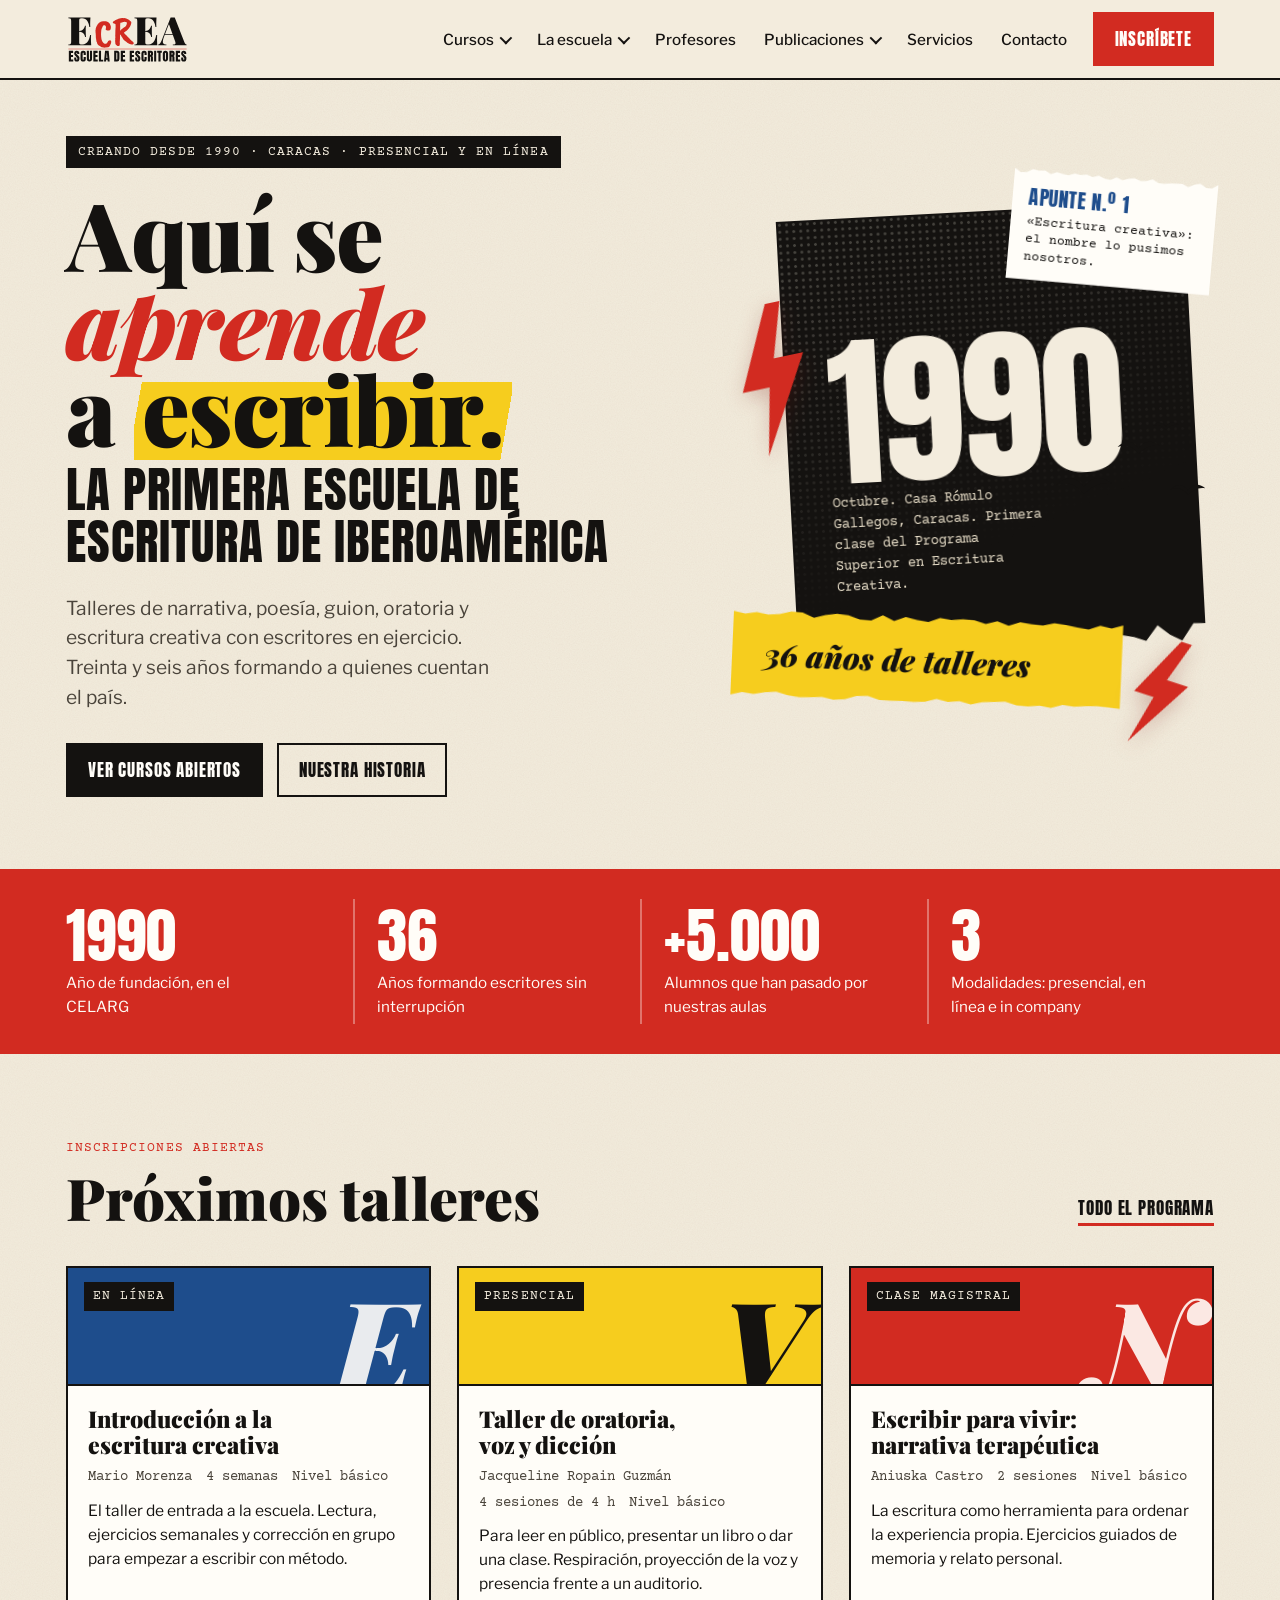
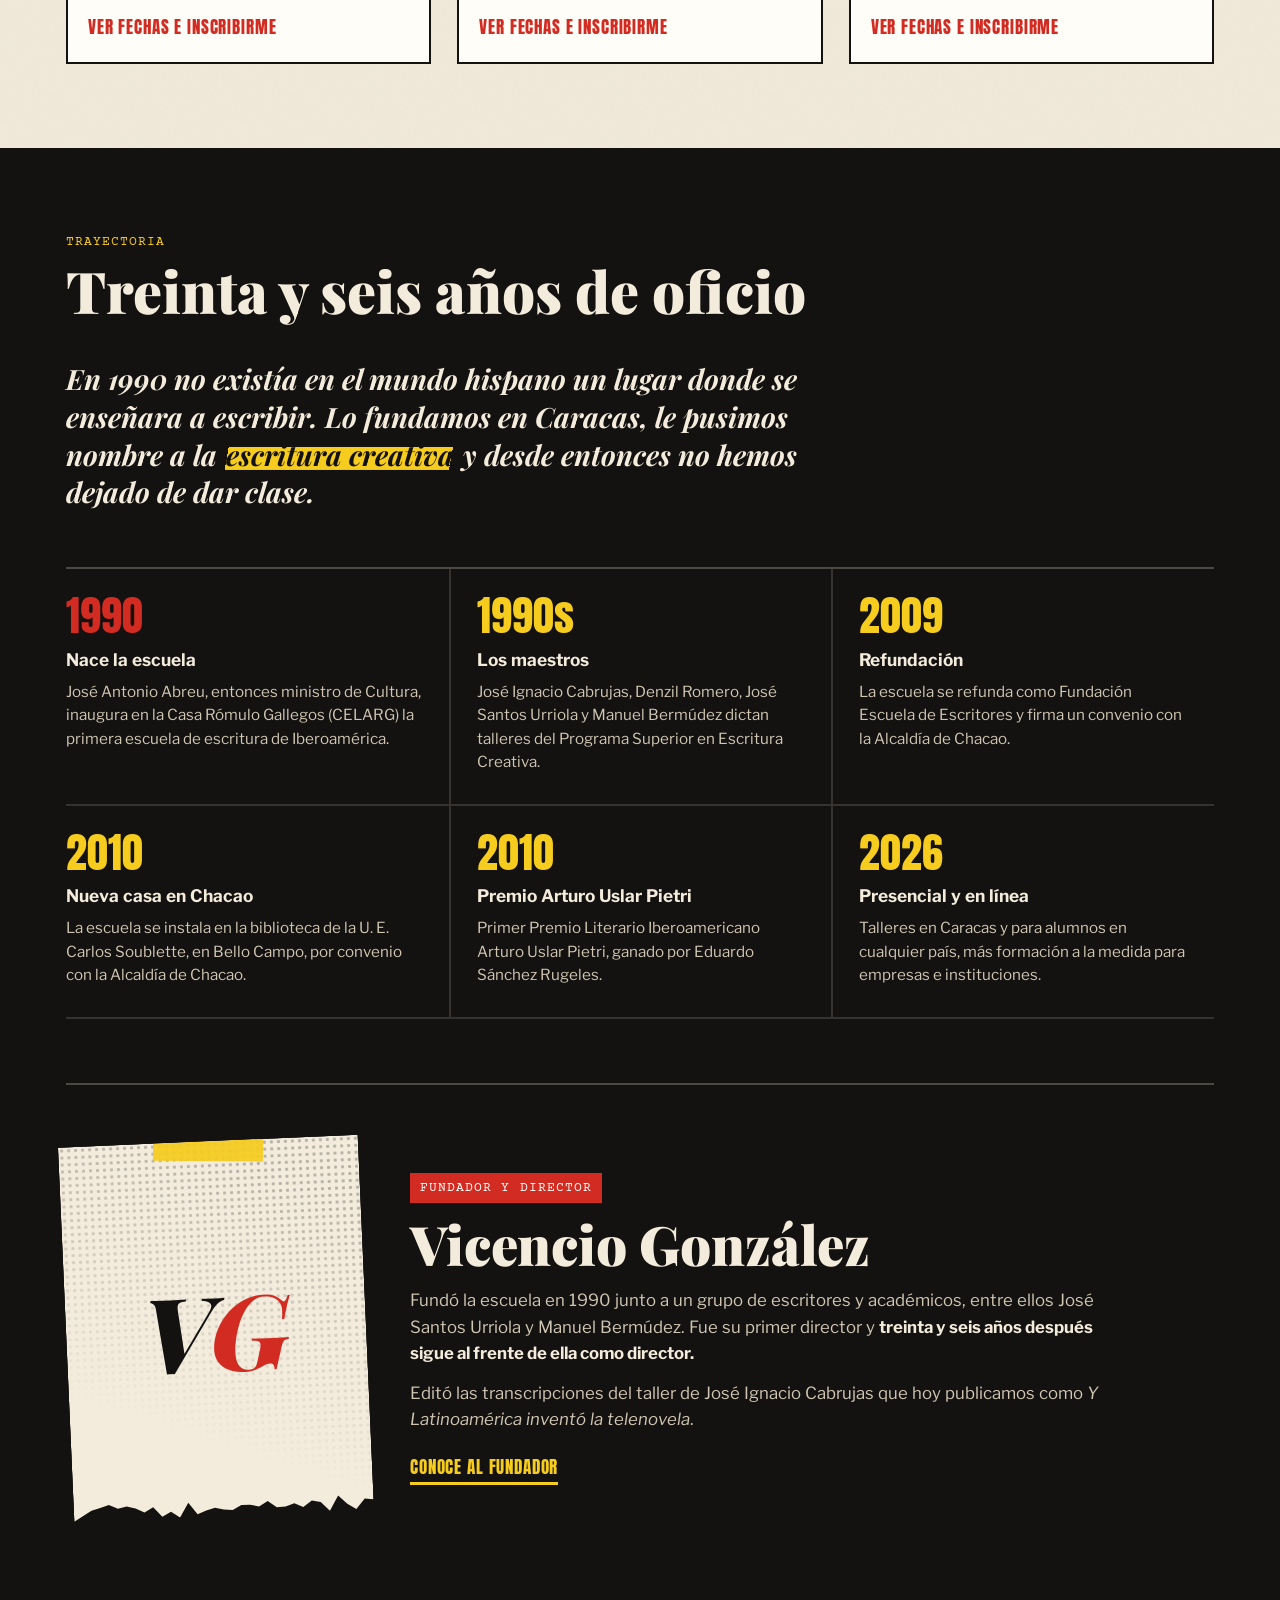
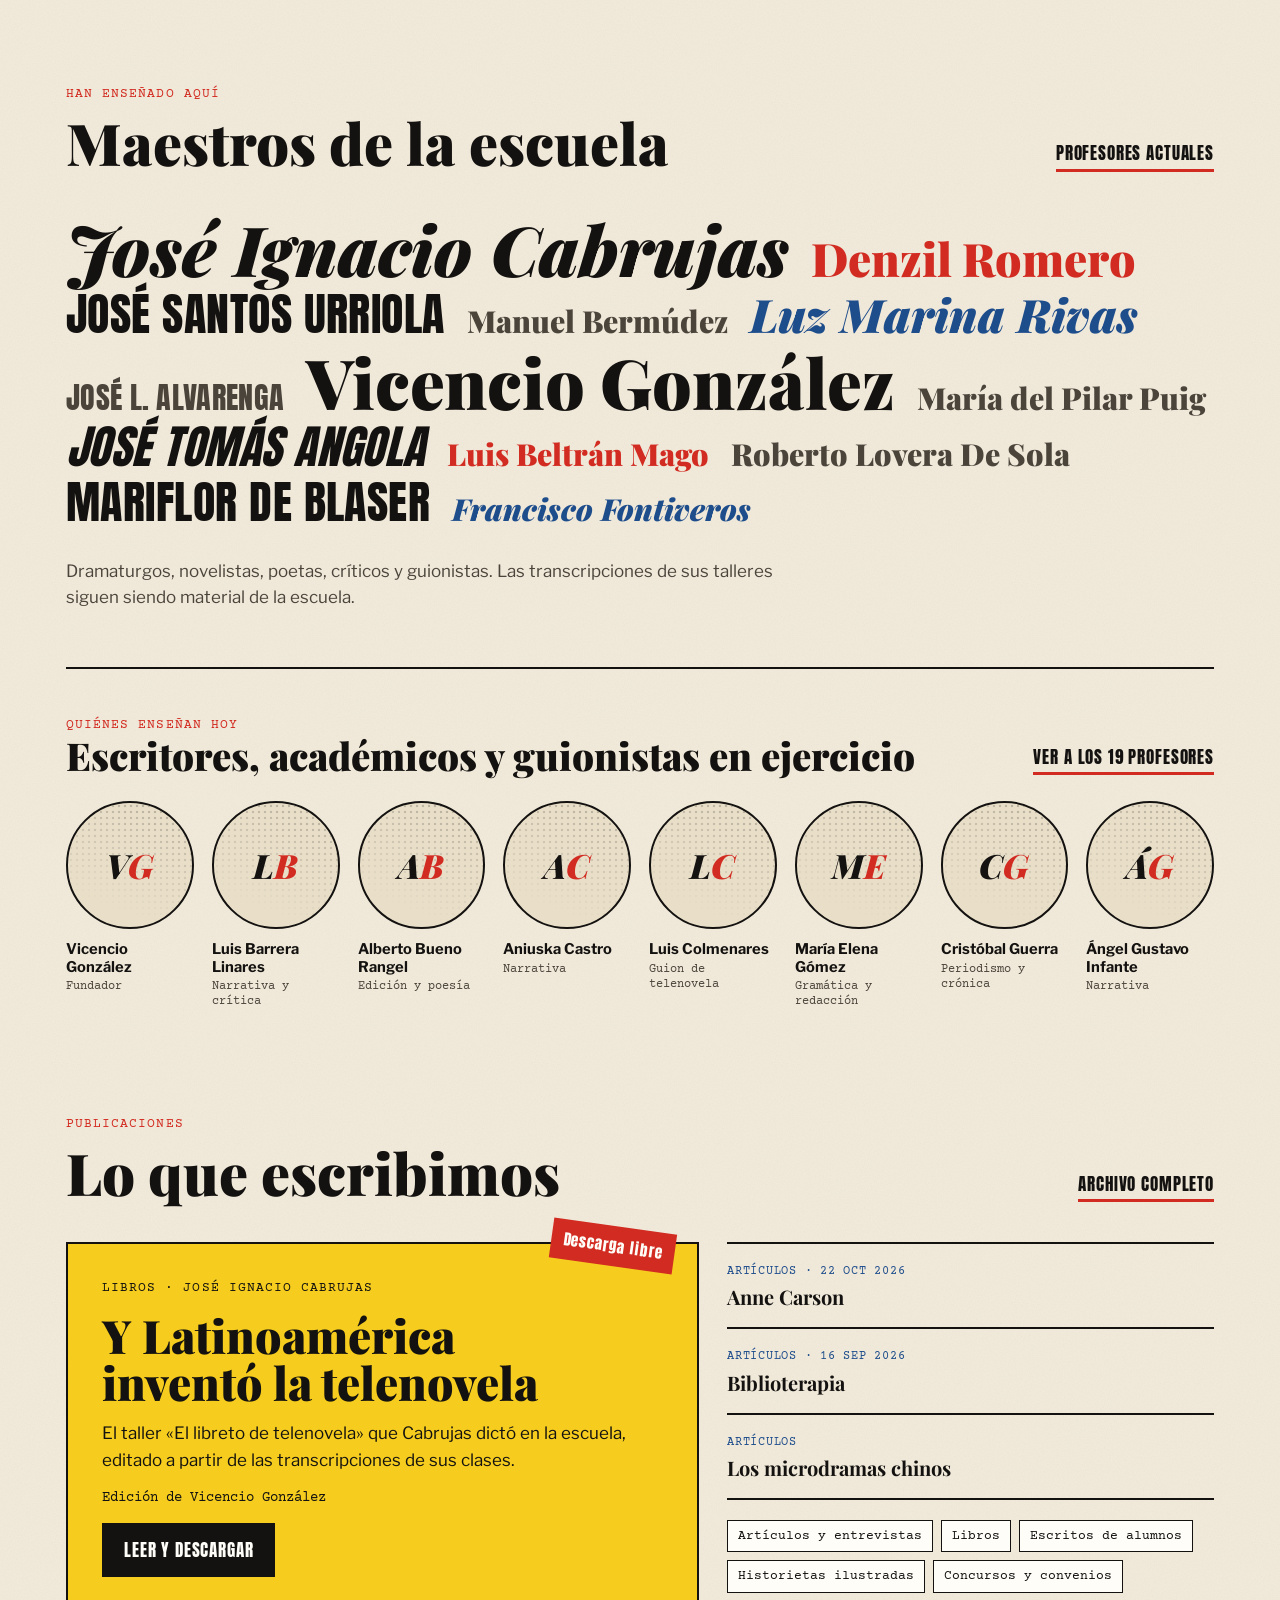
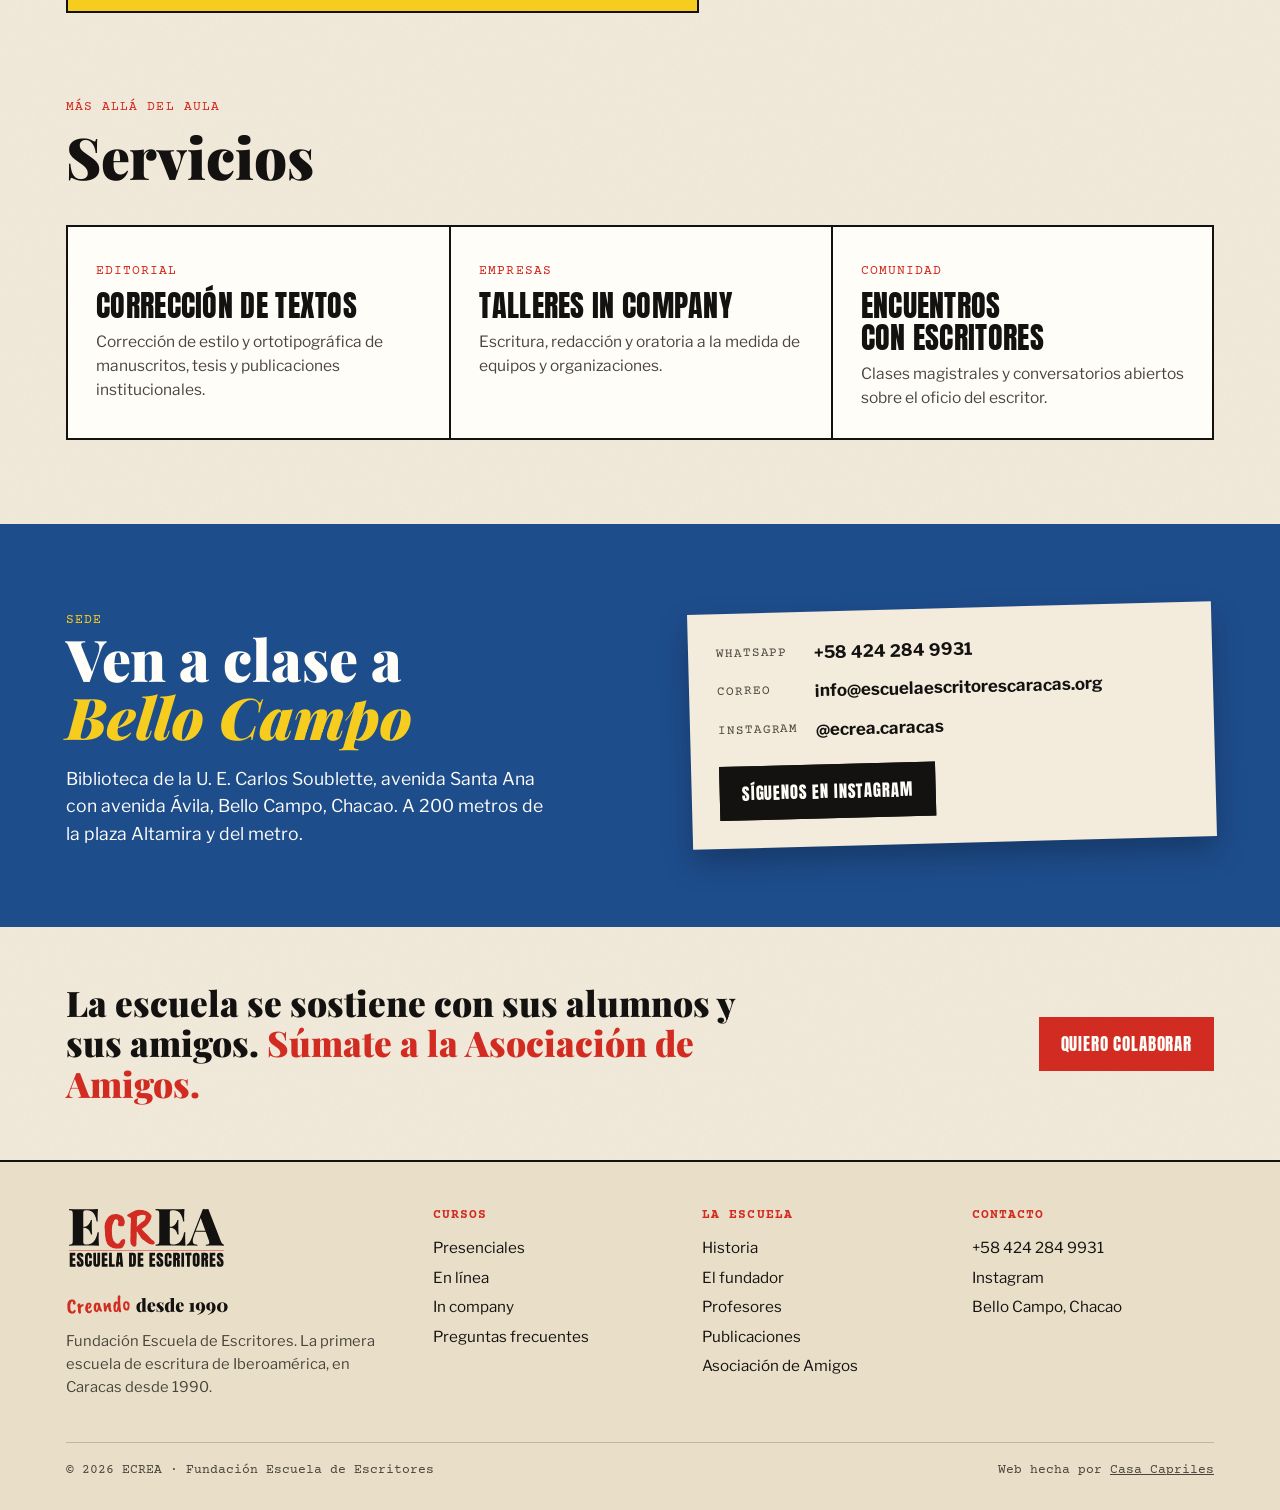
<file: index.html>
<!doctype html>
<html lang="es">
<head>
<meta charset="utf-8">
<meta name="viewport" content="width=device-width, initial-scale=1, viewport-fit=cover">
<meta name="description" content="Fundación Escuela de Escritores ECREA: la primera escuela de escritura de Iberoamérica. Talleres de escritura creativa en Caracas y en línea desde 1990.">
<meta property="og:title" content="ECREA · Escuela de Escritores">
<meta property="og:description" content="La primera escuela de escritura de Iberoamérica. Caracas, desde 1990.">
<meta property="og:url" content="https://ecrea.org/">
<meta property="og:type" content="website">
<link rel="icon" type="image/svg+xml" href="assets/ecrea-isotipo-claro.svg">
<style>body{margin:0}img{max-width:100%}[hidden]{display:none!important}</style>
<title>ECREA · Escuela de Escritores · Caracas desde 1990</title>
<link rel="preconnect" href="https://fonts.googleapis.com">
<link rel="preconnect" href="https://fonts.gstatic.com" crossorigin>
<link rel="stylesheet" href="https://fonts.googleapis.com/css2?family=Anton&family=Courier+Prime:wght@400;700&family=Libre+Franklin:wght@400;500;700&family=Playfair+Display:ital,wght@0,700;0,900;1,700;1,900&display=swap">
<link rel="stylesheet" href="assets/estilo.css">
</head>
<body>


<svg width="0" height="0" style="position:absolute" aria-hidden="true">
  <defs>
    <symbol id="bolt" viewBox="0 0 60 120"><path d="M36 0 L4 66 L26 66 L14 120 L58 44 L34 44 L48 0 Z" fill="#D22B21"/></symbol>
    <symbol id="bird" viewBox="0 0 64 26"><path d="M0 14 C10 4 22 2 32 16 C42 2 54 4 64 12 C52 10 42 14 32 24 C22 12 12 10 0 14 Z" fill="currentColor"/></symbol>
  </defs>
</svg>

<header class="top">
  <div class="wrap">
    <a class="logo" href="#inicio" aria-label="ECREA · Escuela de Escritores, inicio">
      <img src="assets/ecrea-logo-principal.svg" alt="ECREA · Escuela de Escritores" width="124" height="49">
    </a>
    <button class="burger" type="button" aria-expanded="false" aria-controls="menu"><i aria-hidden="true"></i><span>Menú</span></button>
    <nav class="main" id="menu" aria-label="Principal">
      <div class="item"><button class="top-link" type="button" aria-expanded="false" aria-controls="dd-cursos">Cursos<span class="chev" aria-hidden="true"></span></button>
        <div class="drop" id="dd-cursos"><a href="#cursos"><b>Presenciales</b><small>En Bello Campo, Chacao</small></a><a href="#cursos"><b>En línea</b><small>Desde cualquier país</small></a><a href="#servicios"><b>Para empresas</b><small>Talleres in company a la medida</small></a><a href="#cursos"><b>Preguntas frecuentes</b><small>Inscripción, pagos y certificados</small></a><a class="all" href="#cursos">Ver todos los cursos</a></div></div>
      <div class="item"><button class="top-link" type="button" aria-expanded="false" aria-controls="dd-escuela">La escuela<span class="chev" aria-hidden="true"></span></button>
        <div class="drop" id="dd-escuela"><a href="la-escuela/"><b>Historia</b><small>Desde 1990, la primera de Iberoamérica</small></a><a href="la-escuela/#fundador"><b>El fundador</b><small>Vicencio González</small></a><a href="#apoyo"><b>Asociación de Amigos</b><small>Apoya a la escuela</small></a><a class="all" href="la-escuela/">Conoce la escuela</a></div></div>
      <div class="item"><a class="top-link" href="profesores/">Profesores</a></div>
      <div class="item"><button class="top-link" type="button" aria-expanded="false" aria-controls="dd-pubs">Publicaciones<span class="chev" aria-hidden="true"></span></button>
        <div class="drop" id="dd-pubs"><a href="#publicaciones"><b>Artículos y entrevistas</b><small>Ensayos, crónicas y conversaciones</small></a><a href="#publicaciones"><b>Libros</b><small>Ediciones de la escuela</small></a><a href="#publicaciones"><b>Escritos de alumnos</b><small>Los mejores trabajos de nuestros talleres</small></a><a href="category/historietas-ilustradas/"><b>Historietas ilustradas</b><small>Cómics para lectores jóvenes</small></a><a href="#publicaciones"><b>Concursos y convenios</b></a><a class="all" href="#publicaciones">Todas las publicaciones</a></div></div>
      <div class="item"><a class="top-link" href="#servicios">Servicios</a></div>
      <div class="item"><a class="top-link" href="#contacto">Contacto</a></div>
      <a class="btn red" href="#cursos">Inscríbete</a>
    </nav>
  </div>
</header>

<main id="inicio">
  <section class="hero">
    <div class="wrap">
      <div class="hero-copy">
        <span class="kicker label">Creando desde 1990 · Caracas · presencial y en línea</span>
        <h1>Aquí se <em>aprende</em> a <span class="mark">escribir.</span>
          <span class="cond">La primera escuela de escritura de Iberoamérica</span></h1>
        <p class="lead">Talleres de narrativa, poesía, guion, oratoria y escritura creativa con escritores en ejercicio. Treinta y seis años formando a quienes cuentan el país.</p>
        <div class="ctas">
          <a class="btn" href="#cursos">Ver cursos abiertos</a>
          <a class="btn ghost" href="#historia">Nuestra historia</a>
        </div>
      </div>

      <div class="collage" aria-hidden="true">
        <div class="sheet year torn" data-torn="bottom">
          <div class="big">1990</div>
          <div class="cap">Octubre. Casa Rómulo Gallegos, Caracas. Primera clase del Programa Superior en Escritura Creativa.</div>
        </div>
        <div class="sheet note torn" data-torn="top">
          <b>APUNTE N.º 1</b>
          «Escritura creativa»: el nombre lo pusimos nosotros.
        </div>
        <div class="sheet strip torn" data-torn="both"><span>36 años de talleres</span></div>
        <svg class="bolt b1"><use href="#bolt"/></svg>
        <svg class="bolt b2"><use href="#bolt"/></svg>
        <svg class="birds" viewBox="0 0 200 120">
          <use href="#bird" x="10" y="60" width="64" height="26"/>
          <use href="#bird" x="80" y="20" width="48" height="20"/>
          <use href="#bird" x="140" y="70" width="40" height="16"/>
          <use href="#bird" x="120" y="0" width="30" height="12"/>
        </svg>
      </div>
    </div>
  </section>

  <section class="stats" aria-label="La escuela en cifras">
    <div class="wrap">
      <div class="stat"><div class="n">1990</div><div class="t">Año de fundación, en el CELARG</div></div>
      <div class="stat"><div class="n">36</div><div class="t">Años formando escritores sin interrupción</div></div>
      <div class="stat"><div class="n">+5.000</div><div class="t">Alumnos que han pasado por nuestras aulas</div></div>
      <div class="stat"><div class="n">3</div><div class="t">Modalidades: presencial, en línea e in company</div></div>
    </div>
  </section>

  <section class="block" id="cursos">
    <div class="wrap">
      <div class="sec-head">
        <div><span class="label">Inscripciones abiertas</span><h2>Próximos talleres</h2></div>
        <a class="more" href="#cursos">Todo el programa</a>
      </div>
      <div class="courses">
        <article class="course">
          <div class="band"><span class="tag label">En línea</span><span class="glyph">E</span></div>
          <div class="body">
            <h3>Introducción a la escritura creativa</h3>
            <div class="meta"><span>Mario Morenza</span><span>4 semanas</span><span>Nivel básico</span></div>
            <p>El taller de entrada a la escuela. Lectura, ejercicios semanales y corrección en grupo para empezar a escribir con método.</p>
            <a class="go" href="#cursos">Ver fechas e inscribirme</a>
          </div>
        </article>
        <article class="course">
          <div class="band"><span class="tag label">Presencial</span><span class="glyph">V</span></div>
          <div class="body">
            <h3>Taller de oratoria, voz y dicción</h3>
            <div class="meta"><span>Jacqueline Ropain Guzmán</span><span>4 sesiones de 4 h</span><span>Nivel básico</span></div>
            <p>Para leer en público, presentar un libro o dar una clase. Respiración, proyección de la voz y presencia frente a un auditorio.</p>
            <a class="go" href="#cursos">Ver fechas e inscribirme</a>
          </div>
        </article>
        <article class="course">
          <div class="band"><span class="tag label">Clase magistral</span><span class="glyph">N</span></div>
          <div class="body">
            <h3>Escribir para vivir: narrativa terapéutica</h3>
            <div class="meta"><span>Aniuska Castro</span><span>2 sesiones</span><span>Nivel básico</span></div>
            <p>La escritura como herramienta para ordenar la experiencia propia. Ejercicios guiados de memoria y relato personal.</p>
            <a class="go" href="#cursos">Ver fechas e inscribirme</a>
          </div>
        </article>
      </div>
    </div>
  </section>

  <section class="block history" id="historia">
    <div class="wrap">
      <div class="sec-head">
        <div><span class="label">Trayectoria</span><h2>Treinta y seis años de oficio</h2></div>
      </div>
      <p class="intro">En 1990 no existía en el mundo hispano un lugar donde se enseñara a escribir. Lo fundamos en Caracas, le pusimos nombre a la <span class="mark">escritura creativa</span> y desde entonces no hemos dejado de dar clase.</p>
      <ol class="timeline">
        <li><div class="y">1990</div><h3>Nace la escuela</h3><p>José Antonio Abreu, entonces ministro de Cultura, inaugura en la Casa Rómulo Gallegos (CELARG) la primera escuela de escritura de Iberoamérica.</p></li>
        <li><div class="y">1990s</div><h3>Los maestros</h3><p>José Ignacio Cabrujas, Denzil Romero, José Santos Urriola y Manuel Bermúdez dictan talleres del Programa Superior en Escritura Creativa.</p></li>
        <li><div class="y">2009</div><h3>Refundación</h3><p>La escuela se refunda como Fundación Escuela de Escritores y firma un convenio con la Alcaldía de Chacao.</p></li>
        <li><div class="y">2010</div><h3>Nueva casa en Chacao</h3><p>La escuela se instala en la biblioteca de la U. E. Carlos Soublette, en Bello Campo, por convenio con la Alcaldía de Chacao.</p></li>
        <li><div class="y">2010</div><h3>Premio Arturo Uslar Pietri</h3><p>Primer Premio Literario Iberoamericano Arturo Uslar Pietri, ganado por Eduardo Sánchez Rugeles.</p></li>
        <li><div class="y">2026</div><h3>Presencial y en línea</h3><p>Talleres en Caracas y para alumnos en cualquier país, más formación a la medida para empresas e instituciones.</p></li>
      </ol>

      <div class="founder" id="fundador">
        <div class="portrait torn" data-torn="bottom" role="img" aria-label="Vicencio González">
          <span class="tape" aria-hidden="true"></span>
          <span class="ini" aria-hidden="true">V<b>G</b></span>
        </div>
        <div>
          <span class="role label">Fundador y director</span>
          <h3>Vicencio González</h3>
          <p>Fundó la escuela en 1990 junto a un grupo de escritores y académicos, entre ellos José Santos Urriola y Manuel Bermúdez. Fue su primer director y <strong>treinta y seis años después sigue al frente de ella como director.</strong></p>
          <p>Editó las transcripciones del taller de José Ignacio Cabrujas que hoy publicamos como <em>Y Latinoamérica inventó la telenovela</em>.</p>
          <a class="go" href="la-escuela/#fundador">Conoce al fundador</a>
        </div>
      </div>
    </div>
  </section>

  <section class="masters" id="maestros">
    <div class="wrap">
      <div class="sec-head">
        <div><span class="label">Han enseñado aquí</span><h2>Maestros de la escuela</h2></div>
        <a class="more" href="profesores/">Profesores actuales</a>
      </div>
      <div class="names">
        <span class="s1">José Ignacio Cabrujas</span>
        <span class="s2 hi">Denzil Romero</span>
        <span class="s2">José Santos Urriola</span>
        <span class="s3">Manuel Bermúdez</span>
        <span class="s2 bl">Luz Marina Rivas</span>
        <span class="s3">José L. Alvarenga</span>
        <span class="s1">Vicencio González</span>
        <span class="s3">María del Pilar Puig</span>
        <span class="s2">José Tomás Angola</span>
        <span class="s3 hi">Luis Beltrán Mago</span>
        <span class="s3">Roberto Lovera De Sola</span>
        <span class="s2">Mariflor de Blaser</span>
        <span class="s3 bl">Francisco Fontiveros</span>
      </div>
      <p class="foot">Dramaturgos, novelistas, poetas, críticos y guionistas. Las transcripciones de sus talleres siguen siendo material de la escuela.</p>

      <div class="faculty">
        <div class="head">
          <div><span class="label" style="color:var(--red)">Quiénes enseñan hoy</span><h3>Escritores, académicos y guionistas en ejercicio</h3></div>
          <a class="more" href="profesores/">Ver a los 19 profesores</a>
        </div>
        <div class="faces">
          <!-- FACES -->
          <a class="face" href="profesores/#vicencio-gonzalez"><span class="pic"><span class="ini" aria-hidden="true">V<b>G</b></span></span><b>Vicencio González</b><small>Fundador</small></a>
          <a class="face" href="profesores/#luis-barrera-linares"><span class="pic"><span class="ini" aria-hidden="true">L<b>B</b></span></span><b>Luis Barrera Linares</b><small>Narrativa y crítica</small></a>
          <a class="face" href="profesores/#alberto-bueno-rangel"><span class="pic"><span class="ini" aria-hidden="true">A<b>B</b></span></span><b>Alberto Bueno Rangel</b><small>Edición y poesía</small></a>
          <a class="face" href="profesores/#aniuska-castro"><span class="pic"><span class="ini" aria-hidden="true">A<b>C</b></span></span><b>Aniuska Castro</b><small>Narrativa</small></a>
          <a class="face" href="profesores/#luis-colmenares"><span class="pic"><span class="ini" aria-hidden="true">L<b>C</b></span></span><b>Luis Colmenares</b><small>Guion de telenovela</small></a>
          <a class="face" href="profesores/#maria-elena-gomez"><span class="pic"><span class="ini" aria-hidden="true">M<b>E</b></span></span><b>María Elena Gómez</b><small>Gramática y redacción</small></a>
          <a class="face" href="profesores/#cristobal-guerra"><span class="pic"><span class="ini" aria-hidden="true">C<b>G</b></span></span><b>Cristóbal Guerra</b><small>Periodismo y crónica</small></a>
          <a class="face" href="profesores/#angel-gustavo-infante"><span class="pic"><span class="ini" aria-hidden="true">Á<b>G</b></span></span><b>Ángel Gustavo Infante</b><small>Narrativa</small></a>
          <!-- /FACES -->
        </div>
      </div>
    </div>
  </section>

  <section class="block" id="publicaciones" style="padding-top:20px">
    <div class="wrap">
      <div class="sec-head">
        <div><span class="label">Publicaciones</span><h2>Lo que escribimos</h2></div>
        <a class="more" href="#publicaciones">Archivo completo</a>
      </div>
      <div class="pubs">
        <article class="feature">
          <span class="stamp">Descarga libre</span>
          <span class="label">Libros · José Ignacio Cabrujas</span>
          <h3>Y Latinoamérica inventó la telenovela</h3>
          <p>El taller «El libreto de telenovela» que Cabrujas dictó en la escuela, editado a partir de las transcripciones de sus clases.</p>
          <span class="by">Edición de Vicencio González</span>
          <div><a class="btn" href="#publicaciones">Leer y descargar</a></div>
        </article>
        <div>
          <div class="list">
            <a href="#publicaciones"><span class="cat">Artículos · 22 oct 2026</span><h4>Anne Carson</h4></a>
            <a href="#publicaciones"><span class="cat">Artículos · 16 sep 2026</span><h4>Biblioterapia</h4></a>
            <a href="#publicaciones"><span class="cat">Artículos</span><h4>Los microdramas chinos</h4></a>
          </div>
          <div class="cats">
            <a href="#publicaciones">Artículos y entrevistas</a>
            <a href="#publicaciones">Libros</a>
            <a href="#publicaciones">Escritos de alumnos</a>
            <a href="category/historietas-ilustradas/">Historietas ilustradas</a>
            <a href="#publicaciones">Concursos y convenios</a>
          </div>
        </div>
      </div>
    </div>
  </section>

  <section class="block" id="servicios" style="padding-top:0">
    <div class="wrap">
      <div class="sec-head"><div><span class="label">Más allá del aula</span><h2>Servicios</h2></div></div>
      <div class="services">
        <div class="svc"><span class="label">Editorial</span><h3>Corrección de textos</h3><p>Corrección de estilo y ortotipográfica de manuscritos, tesis y publicaciones institucionales.</p></div>
        <div class="svc"><span class="label">Empresas</span><h3>Talleres in company</h3><p>Escritura, redacción y oratoria a la medida de equipos y organizaciones.</p></div>
        <div class="svc"><span class="label">Comunidad</span><h3>Encuentros con escritores</h3><p>Clases magistrales y conversatorios abiertos sobre el oficio del escritor.</p></div>
      </div>
    </div>
  </section>

  <section class="visit" id="contacto">
    <div class="wrap">
      <div>
        <span class="label" style="color:var(--yellow)">Sede</span>
        <h2>Ven a clase a <em>Bello Campo</em></h2>
        <p class="addr">Biblioteca de la U. E. Carlos Soublette, avenida Santa Ana con avenida Ávila, Bello Campo, Chacao. A 200 metros de la plaza Altamira y del metro.</p>
      </div>
      <div class="card-contact">
        <dl>
          <dt>WhatsApp</dt><dd>+58 424 284 9931</dd>
          <dt>Correo</dt><dd>info@escuelaescritorescaracas.org</dd>
          <dt>Instagram</dt><dd>@ecrea.caracas</dd>
        </dl>
        <a class="btn" href="https://www.instagram.com/ecrea.caracas/" target="_blank" rel="noopener">Síguenos en Instagram</a>
      </div>
    </div>
  </section>

  <section class="support" id="apoyo">
    <div class="wrap">
      <p>La escuela se sostiene con sus alumnos y sus amigos. <span style="color:var(--red)">Súmate a la Asociación de Amigos.</span></p>
      <a class="btn red" href="#inicio">Quiero colaborar</a>
    </div>
  </section>
</main>

<footer>
  <div class="wrap">
    <div>
      <a class="logo" href="#inicio" aria-label="ECREA · Escuela de Escritores, inicio"><img src="assets/ecrea-logo-principal.svg" alt="ECREA · Escuela de Escritores" width="124" height="49"></a>
      <img class="lema" src="assets/ecrea-lema-creando-desde-1990.svg" alt="Creando desde 1990" width="160" height="22">
      <p style="font-size:.92rem;max-width:34ch;color:var(--ink-soft)">Fundación Escuela de Escritores. La primera escuela de escritura de Iberoamérica, en Caracas desde 1990.</p>
    </div>
    <div><h5>Cursos</h5><ul><li><a href="#cursos">Presenciales</a></li><li><a href="#cursos">En línea</a></li><li><a href="#servicios">In company</a></li><li><a href="#cursos">Preguntas frecuentes</a></li></ul></div>
    <div><h5>La escuela</h5><ul><li><a href="la-escuela/">Historia</a></li><li><a href="la-escuela/#fundador">El fundador</a></li><li><a href="profesores/">Profesores</a></li><li><a href="#publicaciones">Publicaciones</a></li><li><a href="#apoyo">Asociación de Amigos</a></li></ul></div>
    <div><h5>Contacto</h5><ul><li>+58 424 284 9931</li><li><a href="https://www.instagram.com/ecrea.caracas/" target="_blank" rel="noopener">Instagram</a></li><li>Bello Campo, Chacao</li></ul></div>
    <div class="legal"><span>© 2026 ECREA · Fundación Escuela de Escritores</span><span>Web hecha por <a href="https://casacapriles.com" target="_blank" rel="noopener" style="text-decoration:underline">Casa Capriles</a></span></div>
  </div>
</footer>

<script src="assets/main.js"></script>

</body>
</html>
</file>
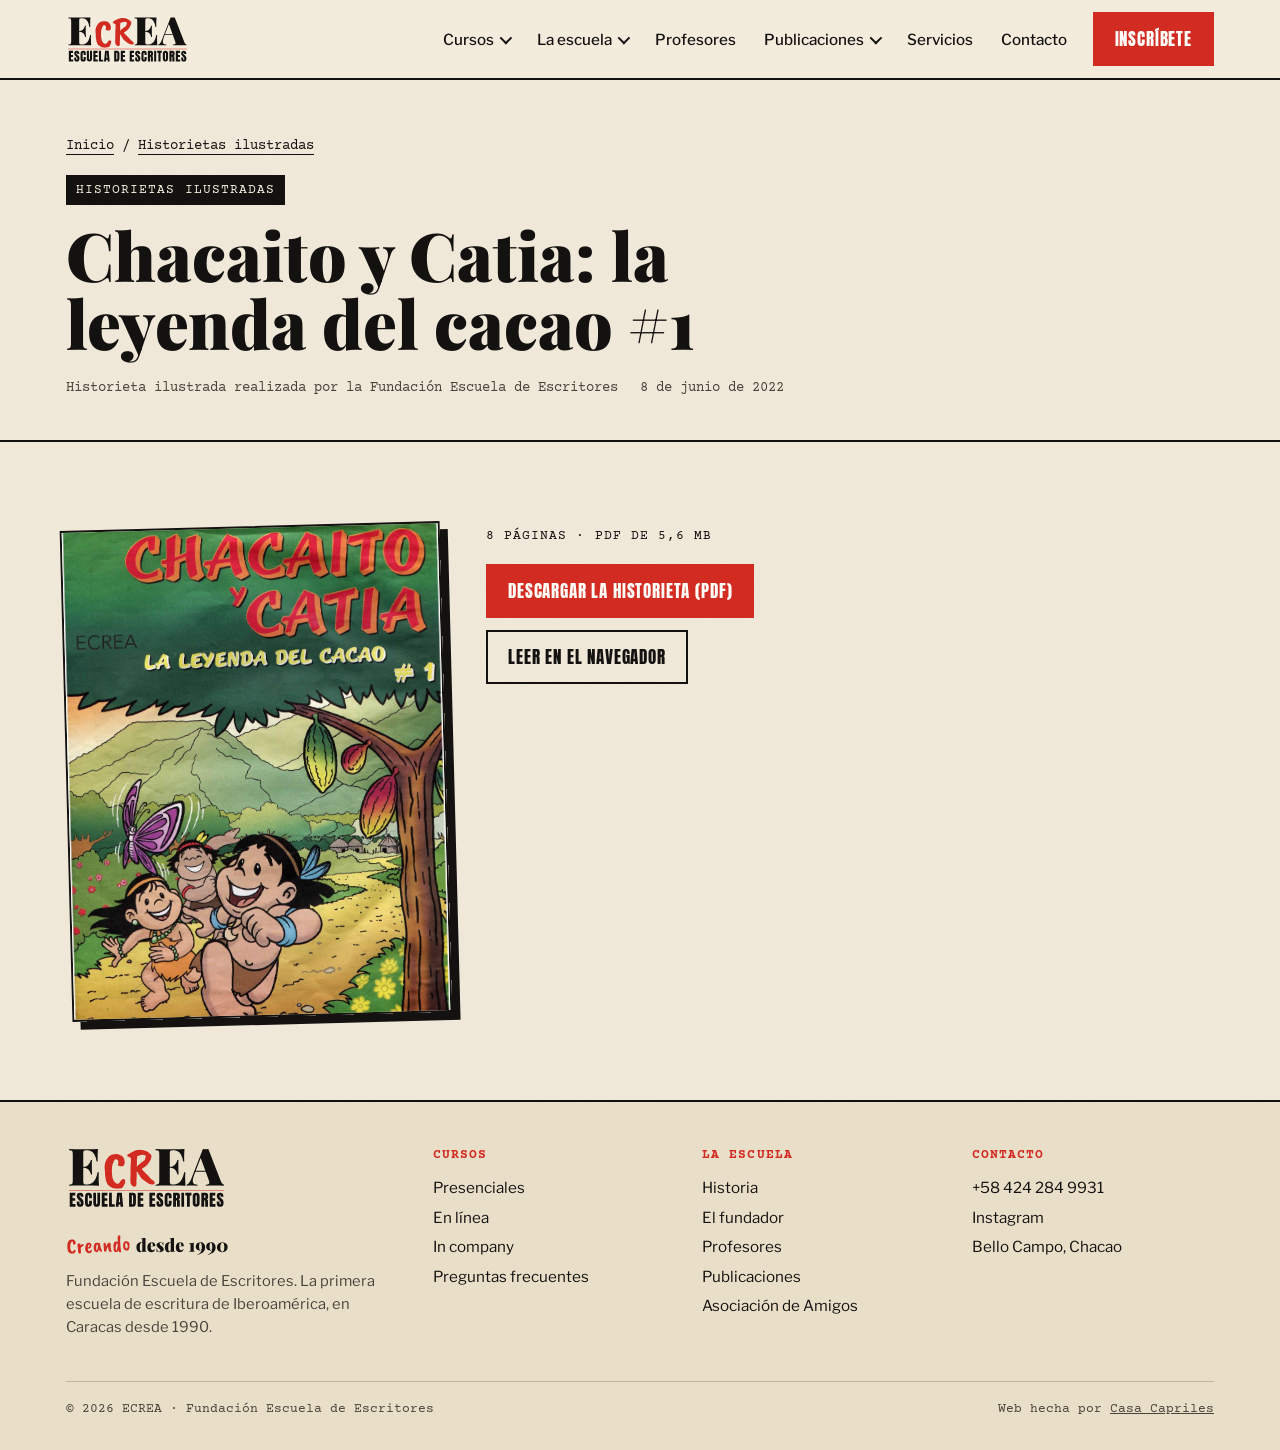
<file: chacaito-y-catia-la-leyenda-del-cacao-1/index.html>
<!doctype html>
<html lang="es">
<head>
<meta charset="utf-8">
<meta name="viewport" content="width=device-width, initial-scale=1, viewport-fit=cover">
<meta name="description" content="Chacaito y Catia: la leyenda del cacao #1: historieta ilustrada de la Fundación Escuela de Escritores ECREA.">
<meta property="og:title" content="ECREA · Escuela de Escritores">
<meta property="og:description" content="La primera escuela de escritura de Iberoamérica. Caracas, desde 1990.">
<meta property="og:url" content="https://ecrea.org/chacaito-y-catia-la-leyenda-del-cacao-1/">
<meta property="og:type" content="website">
<link rel="icon" type="image/svg+xml" href="../assets/ecrea-isotipo-claro.svg">
<style>body{margin:0}img{max-width:100%}[hidden]{display:none!important}</style>
<title>Chacaito y Catia: la leyenda del cacao #1 · ECREA</title>
<link rel="preconnect" href="https://fonts.googleapis.com">
<link rel="preconnect" href="https://fonts.gstatic.com" crossorigin>
<link rel="stylesheet" href="https://fonts.googleapis.com/css2?family=Anton&family=Courier+Prime:wght@400;700&family=Libre+Franklin:wght@400;500;700&family=Playfair+Display:ital,wght@0,700;0,900;1,700;1,900&display=swap">
<link rel="stylesheet" href="../assets/estilo.css">
</head>
<body>


<svg width="0" height="0" style="position:absolute" aria-hidden="true">
  <defs>
    <symbol id="bolt" viewBox="0 0 60 120"><path d="M36 0 L4 66 L26 66 L14 120 L58 44 L34 44 L48 0 Z" fill="#D22B21"/></symbol>
    <symbol id="bird" viewBox="0 0 64 26"><path d="M0 14 C10 4 22 2 32 16 C42 2 54 4 64 12 C52 10 42 14 32 24 C22 12 12 10 0 14 Z" fill="currentColor"/></symbol>
  </defs>
</svg>

<header class="top">
  <div class="wrap">
    <a class="logo" href="../" aria-label="ECREA · Escuela de Escritores, inicio">
      <img src="../assets/ecrea-logo-principal.svg" alt="ECREA · Escuela de Escritores" width="124" height="49">
    </a>
    <button class="burger" type="button" aria-expanded="false" aria-controls="menu"><i aria-hidden="true"></i><span>Menú</span></button>
    <nav class="main" id="menu" aria-label="Principal">
      <div class="item"><button class="top-link" type="button" aria-expanded="false" aria-controls="dd-cursos">Cursos<span class="chev" aria-hidden="true"></span></button>
        <div class="drop" id="dd-cursos"><a href="../#cursos"><b>Presenciales</b><small>En Bello Campo, Chacao</small></a><a href="../#cursos"><b>En línea</b><small>Desde cualquier país</small></a><a href="../#servicios"><b>Para empresas</b><small>Talleres in company a la medida</small></a><a href="../#cursos"><b>Preguntas frecuentes</b><small>Inscripción, pagos y certificados</small></a><a class="all" href="../#cursos">Ver todos los cursos</a></div></div>
      <div class="item"><button class="top-link" type="button" aria-expanded="false" aria-controls="dd-escuela">La escuela<span class="chev" aria-hidden="true"></span></button>
        <div class="drop" id="dd-escuela"><a href="../la-escuela/"><b>Historia</b><small>Desde 1990, la primera de Iberoamérica</small></a><a href="../la-escuela/#fundador"><b>El fundador</b><small>Vicencio González</small></a><a href="../#apoyo"><b>Asociación de Amigos</b><small>Apoya a la escuela</small></a><a class="all" href="../la-escuela/">Conoce la escuela</a></div></div>
      <div class="item"><a class="top-link" href="../profesores/">Profesores</a></div>
      <div class="item"><button class="top-link" type="button" aria-expanded="false" aria-controls="dd-pubs">Publicaciones<span class="chev" aria-hidden="true"></span></button>
        <div class="drop" id="dd-pubs"><a href="../#publicaciones"><b>Artículos y entrevistas</b><small>Ensayos, crónicas y conversaciones</small></a><a href="../#publicaciones"><b>Libros</b><small>Ediciones de la escuela</small></a><a href="../#publicaciones"><b>Escritos de alumnos</b><small>Los mejores trabajos de nuestros talleres</small></a><a href="../category/historietas-ilustradas/"><b>Historietas ilustradas</b><small>Cómics para lectores jóvenes</small></a><a href="../#publicaciones"><b>Concursos y convenios</b></a><a class="all" href="../#publicaciones">Todas las publicaciones</a></div></div>
      <div class="item"><a class="top-link" href="../#servicios">Servicios</a></div>
      <div class="item"><a class="top-link" href="../#contacto">Contacto</a></div>
      <a class="btn red" href="../#cursos">Inscríbete</a>
    </nav>
  </div>
</header>

<main id="inicio">
  <article class="comic-page">
  <header class="article-hero">
    <div class="wrap">
      <div class="crumbs"><a href="../">Inicio</a> / <a href="../category/historietas-ilustradas/">Historietas ilustradas</a></div>
      <span class="cat label">Historietas ilustradas</span>
      <h1>Chacaito y Catia: la leyenda del cacao #1</h1>
      <div class="byline"><span>Historieta ilustrada realizada por la Fundación Escuela de Escritores</span><span>8 de junio de 2022</span></div>
    </div>
  </header>
  <section class="block">
    <div class="wrap comic-layout">
      <img class="cover-img" src="../assets/historietas/chacaito-y-catia-1.jpg" alt="Portada de Chacaito y Catia: la leyenda del cacao #1" width="935" height="1210">
      <div class="dl"><p class="label" style="margin:0 0 6px">8 páginas · PDF de 5,6 MB</p><a class="btn red" href="../assets/historietas/chacaito-y-catia-1.pdf" download>Descargar la historieta (PDF)</a><a class="btn ghost" href="../assets/historietas/chacaito-y-catia-1.pdf" target="_blank" rel="noopener">Leer en el navegador</a></div>
    </div>
  </section>
  </article>
</main>

<footer>
  <div class="wrap">
    <div>
      <a class="logo" href="../" aria-label="ECREA · Escuela de Escritores, inicio"><img src="../assets/ecrea-logo-principal.svg" alt="ECREA · Escuela de Escritores" width="124" height="49"></a>
      <img class="lema" src="../assets/ecrea-lema-creando-desde-1990.svg" alt="Creando desde 1990" width="160" height="22">
      <p style="font-size:.92rem;max-width:34ch;color:var(--ink-soft)">Fundación Escuela de Escritores. La primera escuela de escritura de Iberoamérica, en Caracas desde 1990.</p>
    </div>
    <div><h5>Cursos</h5><ul><li><a href="../#cursos">Presenciales</a></li><li><a href="../#cursos">En línea</a></li><li><a href="../#servicios">In company</a></li><li><a href="../#cursos">Preguntas frecuentes</a></li></ul></div>
    <div><h5>La escuela</h5><ul><li><a href="../la-escuela/">Historia</a></li><li><a href="../la-escuela/#fundador">El fundador</a></li><li><a href="../profesores/">Profesores</a></li><li><a href="../#publicaciones">Publicaciones</a></li><li><a href="../#apoyo">Asociación de Amigos</a></li></ul></div>
    <div><h5>Contacto</h5><ul><li>+58 424 284 9931</li><li><a href="https://www.instagram.com/ecrea.caracas/" target="_blank" rel="noopener">Instagram</a></li><li>Bello Campo, Chacao</li></ul></div>
    <div class="legal"><span>© 2026 ECREA · Fundación Escuela de Escritores</span><span>Web hecha por <a href="https://casacapriles.com" target="_blank" rel="noopener" style="text-decoration:underline">Casa Capriles</a></span></div>
  </div>
</footer>

<script src="../assets/main.js"></script>

</body>
</html>
</file>
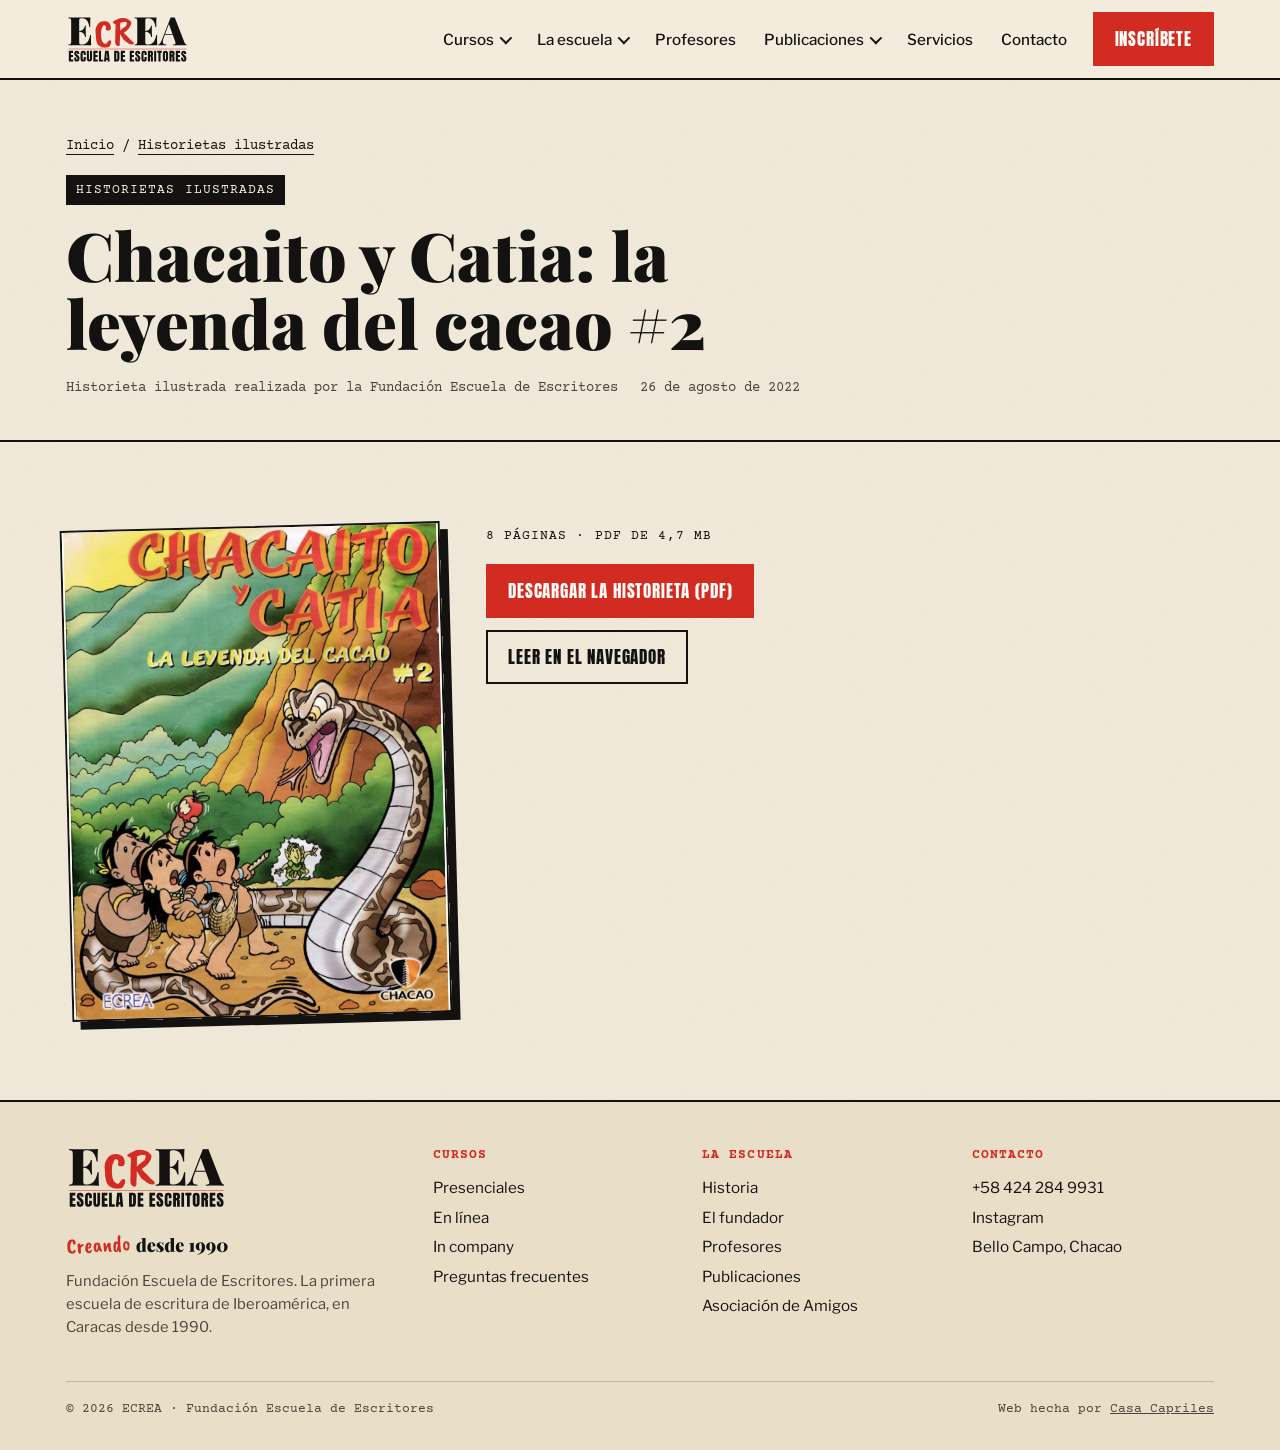
<file: chacaito-y-catia-la-leyenda-del-cacao-2/index.html>
<!doctype html>
<html lang="es">
<head>
<meta charset="utf-8">
<meta name="viewport" content="width=device-width, initial-scale=1, viewport-fit=cover">
<meta name="description" content="Chacaito y Catia: la leyenda del cacao #2: historieta ilustrada de la Fundación Escuela de Escritores ECREA.">
<meta property="og:title" content="ECREA · Escuela de Escritores">
<meta property="og:description" content="La primera escuela de escritura de Iberoamérica. Caracas, desde 1990.">
<meta property="og:url" content="https://ecrea.org/chacaito-y-catia-la-leyenda-del-cacao-2/">
<meta property="og:type" content="website">
<link rel="icon" type="image/svg+xml" href="../assets/ecrea-isotipo-claro.svg">
<style>body{margin:0}img{max-width:100%}[hidden]{display:none!important}</style>
<title>Chacaito y Catia: la leyenda del cacao #2 · ECREA</title>
<link rel="preconnect" href="https://fonts.googleapis.com">
<link rel="preconnect" href="https://fonts.gstatic.com" crossorigin>
<link rel="stylesheet" href="https://fonts.googleapis.com/css2?family=Anton&family=Courier+Prime:wght@400;700&family=Libre+Franklin:wght@400;500;700&family=Playfair+Display:ital,wght@0,700;0,900;1,700;1,900&display=swap">
<link rel="stylesheet" href="../assets/estilo.css">
</head>
<body>


<svg width="0" height="0" style="position:absolute" aria-hidden="true">
  <defs>
    <symbol id="bolt" viewBox="0 0 60 120"><path d="M36 0 L4 66 L26 66 L14 120 L58 44 L34 44 L48 0 Z" fill="#D22B21"/></symbol>
    <symbol id="bird" viewBox="0 0 64 26"><path d="M0 14 C10 4 22 2 32 16 C42 2 54 4 64 12 C52 10 42 14 32 24 C22 12 12 10 0 14 Z" fill="currentColor"/></symbol>
  </defs>
</svg>

<header class="top">
  <div class="wrap">
    <a class="logo" href="../" aria-label="ECREA · Escuela de Escritores, inicio">
      <img src="../assets/ecrea-logo-principal.svg" alt="ECREA · Escuela de Escritores" width="124" height="49">
    </a>
    <button class="burger" type="button" aria-expanded="false" aria-controls="menu"><i aria-hidden="true"></i><span>Menú</span></button>
    <nav class="main" id="menu" aria-label="Principal">
      <div class="item"><button class="top-link" type="button" aria-expanded="false" aria-controls="dd-cursos">Cursos<span class="chev" aria-hidden="true"></span></button>
        <div class="drop" id="dd-cursos"><a href="../#cursos"><b>Presenciales</b><small>En Bello Campo, Chacao</small></a><a href="../#cursos"><b>En línea</b><small>Desde cualquier país</small></a><a href="../#servicios"><b>Para empresas</b><small>Talleres in company a la medida</small></a><a href="../#cursos"><b>Preguntas frecuentes</b><small>Inscripción, pagos y certificados</small></a><a class="all" href="../#cursos">Ver todos los cursos</a></div></div>
      <div class="item"><button class="top-link" type="button" aria-expanded="false" aria-controls="dd-escuela">La escuela<span class="chev" aria-hidden="true"></span></button>
        <div class="drop" id="dd-escuela"><a href="../la-escuela/"><b>Historia</b><small>Desde 1990, la primera de Iberoamérica</small></a><a href="../la-escuela/#fundador"><b>El fundador</b><small>Vicencio González</small></a><a href="../#apoyo"><b>Asociación de Amigos</b><small>Apoya a la escuela</small></a><a class="all" href="../la-escuela/">Conoce la escuela</a></div></div>
      <div class="item"><a class="top-link" href="../profesores/">Profesores</a></div>
      <div class="item"><button class="top-link" type="button" aria-expanded="false" aria-controls="dd-pubs">Publicaciones<span class="chev" aria-hidden="true"></span></button>
        <div class="drop" id="dd-pubs"><a href="../#publicaciones"><b>Artículos y entrevistas</b><small>Ensayos, crónicas y conversaciones</small></a><a href="../#publicaciones"><b>Libros</b><small>Ediciones de la escuela</small></a><a href="../#publicaciones"><b>Escritos de alumnos</b><small>Los mejores trabajos de nuestros talleres</small></a><a href="../category/historietas-ilustradas/"><b>Historietas ilustradas</b><small>Cómics para lectores jóvenes</small></a><a href="../#publicaciones"><b>Concursos y convenios</b></a><a class="all" href="../#publicaciones">Todas las publicaciones</a></div></div>
      <div class="item"><a class="top-link" href="../#servicios">Servicios</a></div>
      <div class="item"><a class="top-link" href="../#contacto">Contacto</a></div>
      <a class="btn red" href="../#cursos">Inscríbete</a>
    </nav>
  </div>
</header>

<main id="inicio">
  <article class="comic-page">
  <header class="article-hero">
    <div class="wrap">
      <div class="crumbs"><a href="../">Inicio</a> / <a href="../category/historietas-ilustradas/">Historietas ilustradas</a></div>
      <span class="cat label">Historietas ilustradas</span>
      <h1>Chacaito y Catia: la leyenda del cacao #2</h1>
      <div class="byline"><span>Historieta ilustrada realizada por la Fundación Escuela de Escritores</span><span>26 de agosto de 2022</span></div>
    </div>
  </header>
  <section class="block">
    <div class="wrap comic-layout">
      <img class="cover-img" src="../assets/historietas/chacaito-y-catia-2.jpg" alt="Portada de Chacaito y Catia: la leyenda del cacao #2" width="935" height="1210">
      <div class="dl"><p class="label" style="margin:0 0 6px">8 páginas · PDF de 4,7 MB</p><a class="btn red" href="../assets/historietas/chacaito-y-catia-2.pdf" download>Descargar la historieta (PDF)</a><a class="btn ghost" href="../assets/historietas/chacaito-y-catia-2.pdf" target="_blank" rel="noopener">Leer en el navegador</a></div>
    </div>
  </section>
  </article>
</main>

<footer>
  <div class="wrap">
    <div>
      <a class="logo" href="../" aria-label="ECREA · Escuela de Escritores, inicio"><img src="../assets/ecrea-logo-principal.svg" alt="ECREA · Escuela de Escritores" width="124" height="49"></a>
      <img class="lema" src="../assets/ecrea-lema-creando-desde-1990.svg" alt="Creando desde 1990" width="160" height="22">
      <p style="font-size:.92rem;max-width:34ch;color:var(--ink-soft)">Fundación Escuela de Escritores. La primera escuela de escritura de Iberoamérica, en Caracas desde 1990.</p>
    </div>
    <div><h5>Cursos</h5><ul><li><a href="../#cursos">Presenciales</a></li><li><a href="../#cursos">En línea</a></li><li><a href="../#servicios">In company</a></li><li><a href="../#cursos">Preguntas frecuentes</a></li></ul></div>
    <div><h5>La escuela</h5><ul><li><a href="../la-escuela/">Historia</a></li><li><a href="../la-escuela/#fundador">El fundador</a></li><li><a href="../profesores/">Profesores</a></li><li><a href="../#publicaciones">Publicaciones</a></li><li><a href="../#apoyo">Asociación de Amigos</a></li></ul></div>
    <div><h5>Contacto</h5><ul><li>+58 424 284 9931</li><li><a href="https://www.instagram.com/ecrea.caracas/" target="_blank" rel="noopener">Instagram</a></li><li>Bello Campo, Chacao</li></ul></div>
    <div class="legal"><span>© 2026 ECREA · Fundación Escuela de Escritores</span><span>Web hecha por <a href="https://casacapriles.com" target="_blank" rel="noopener" style="text-decoration:underline">Casa Capriles</a></span></div>
  </div>
</footer>

<script src="../assets/main.js"></script>

</body>
</html>
</file>
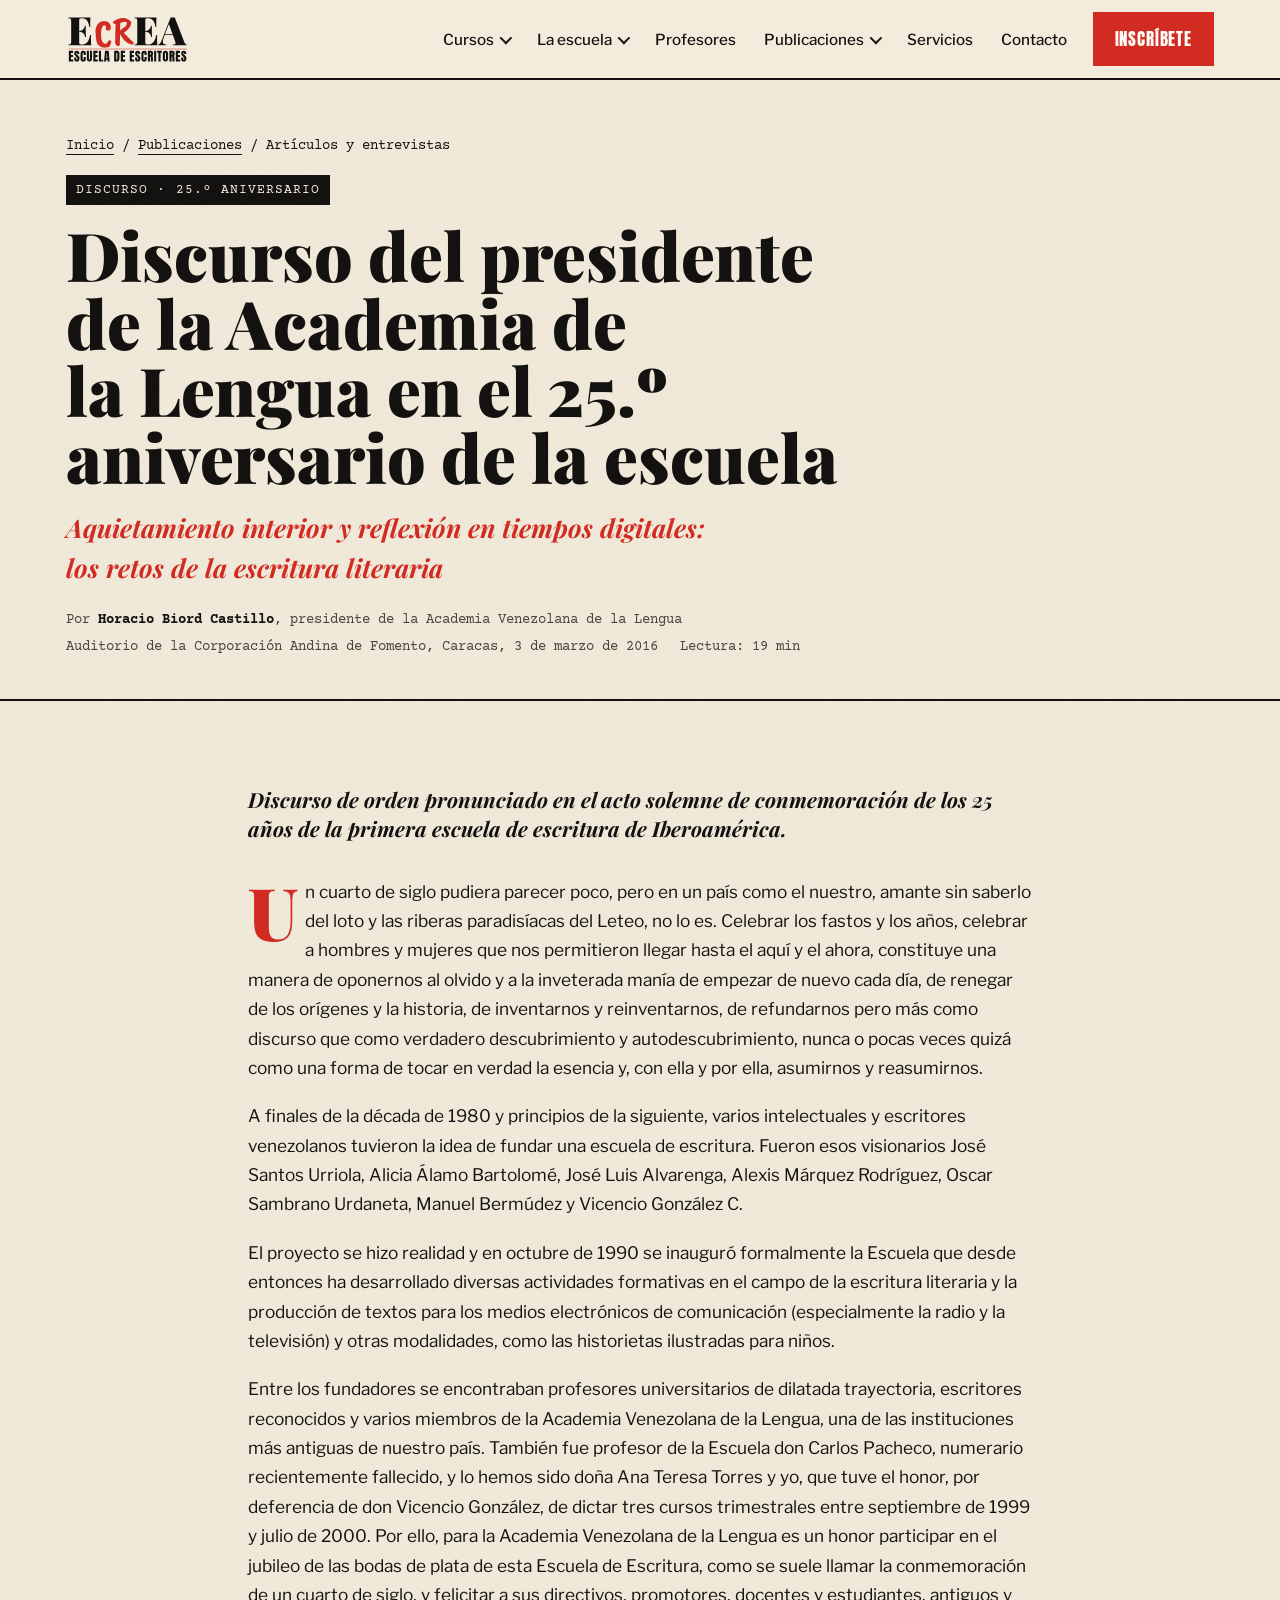
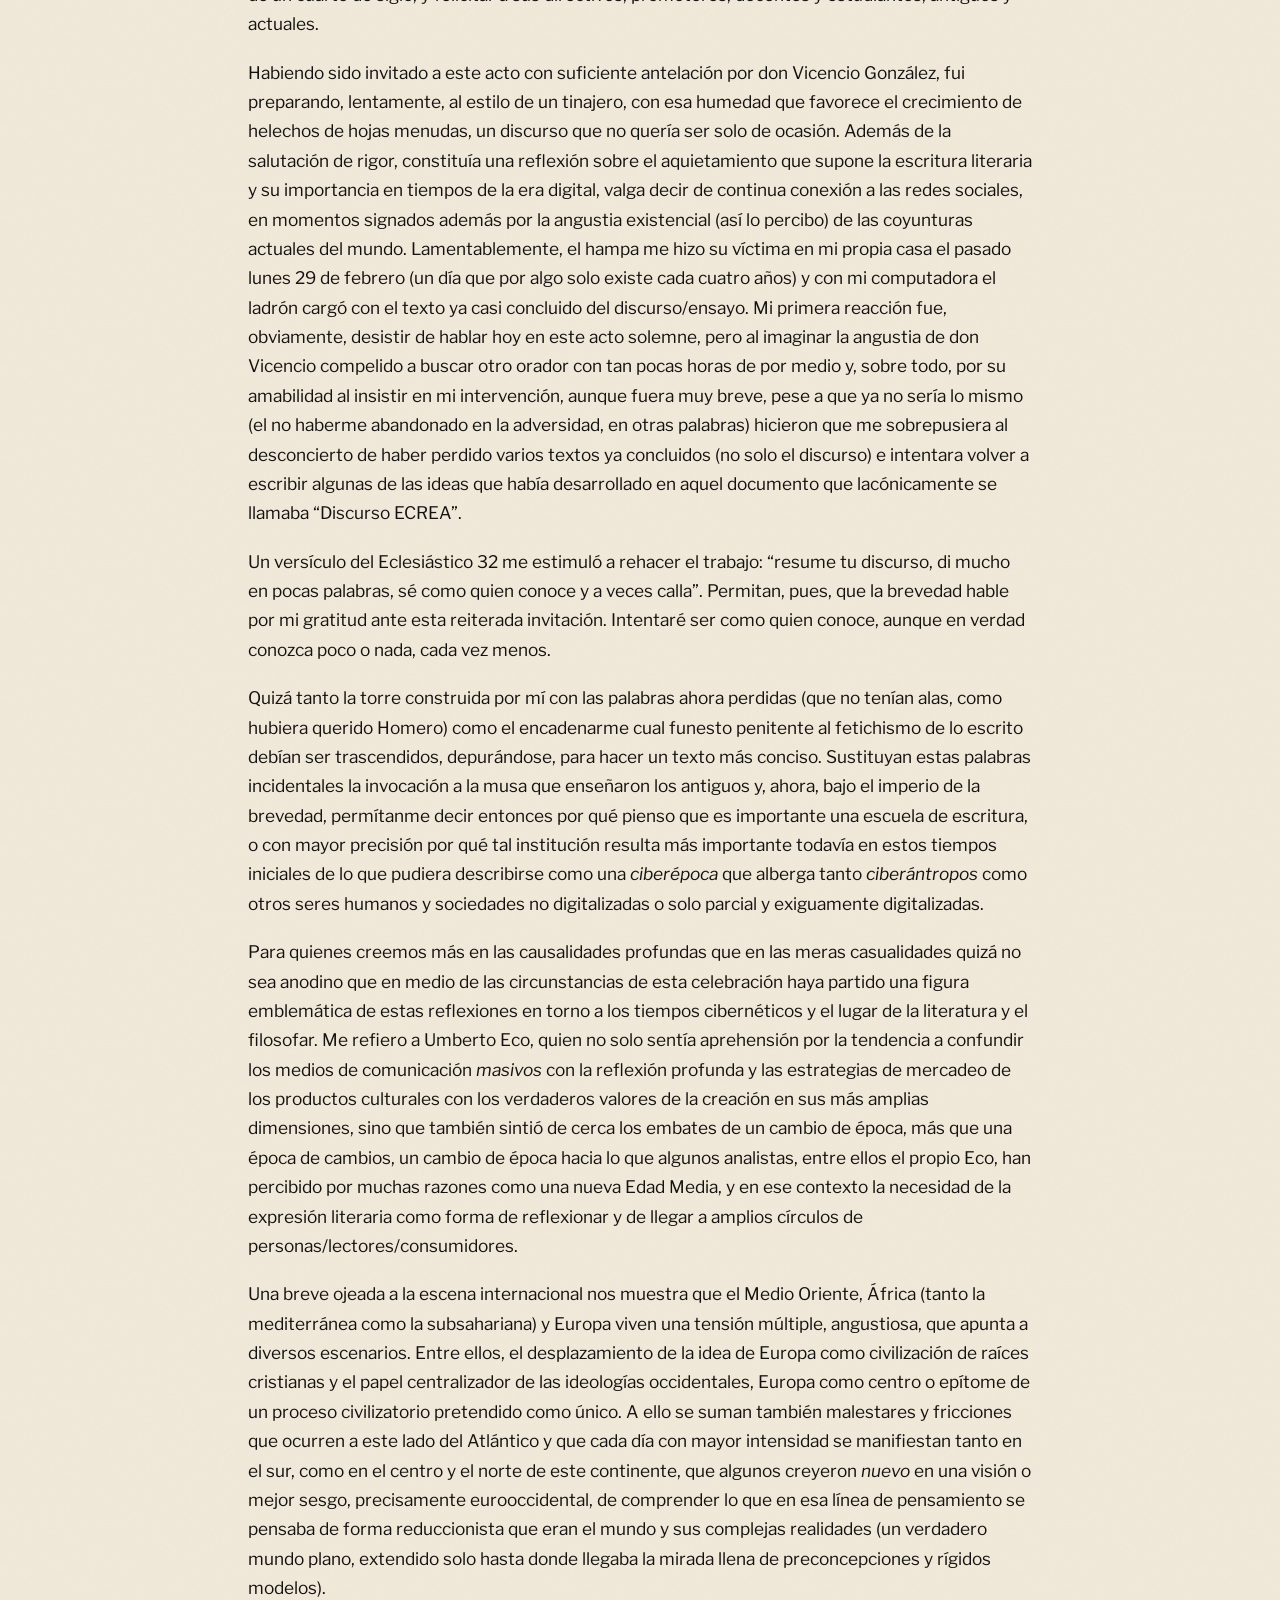
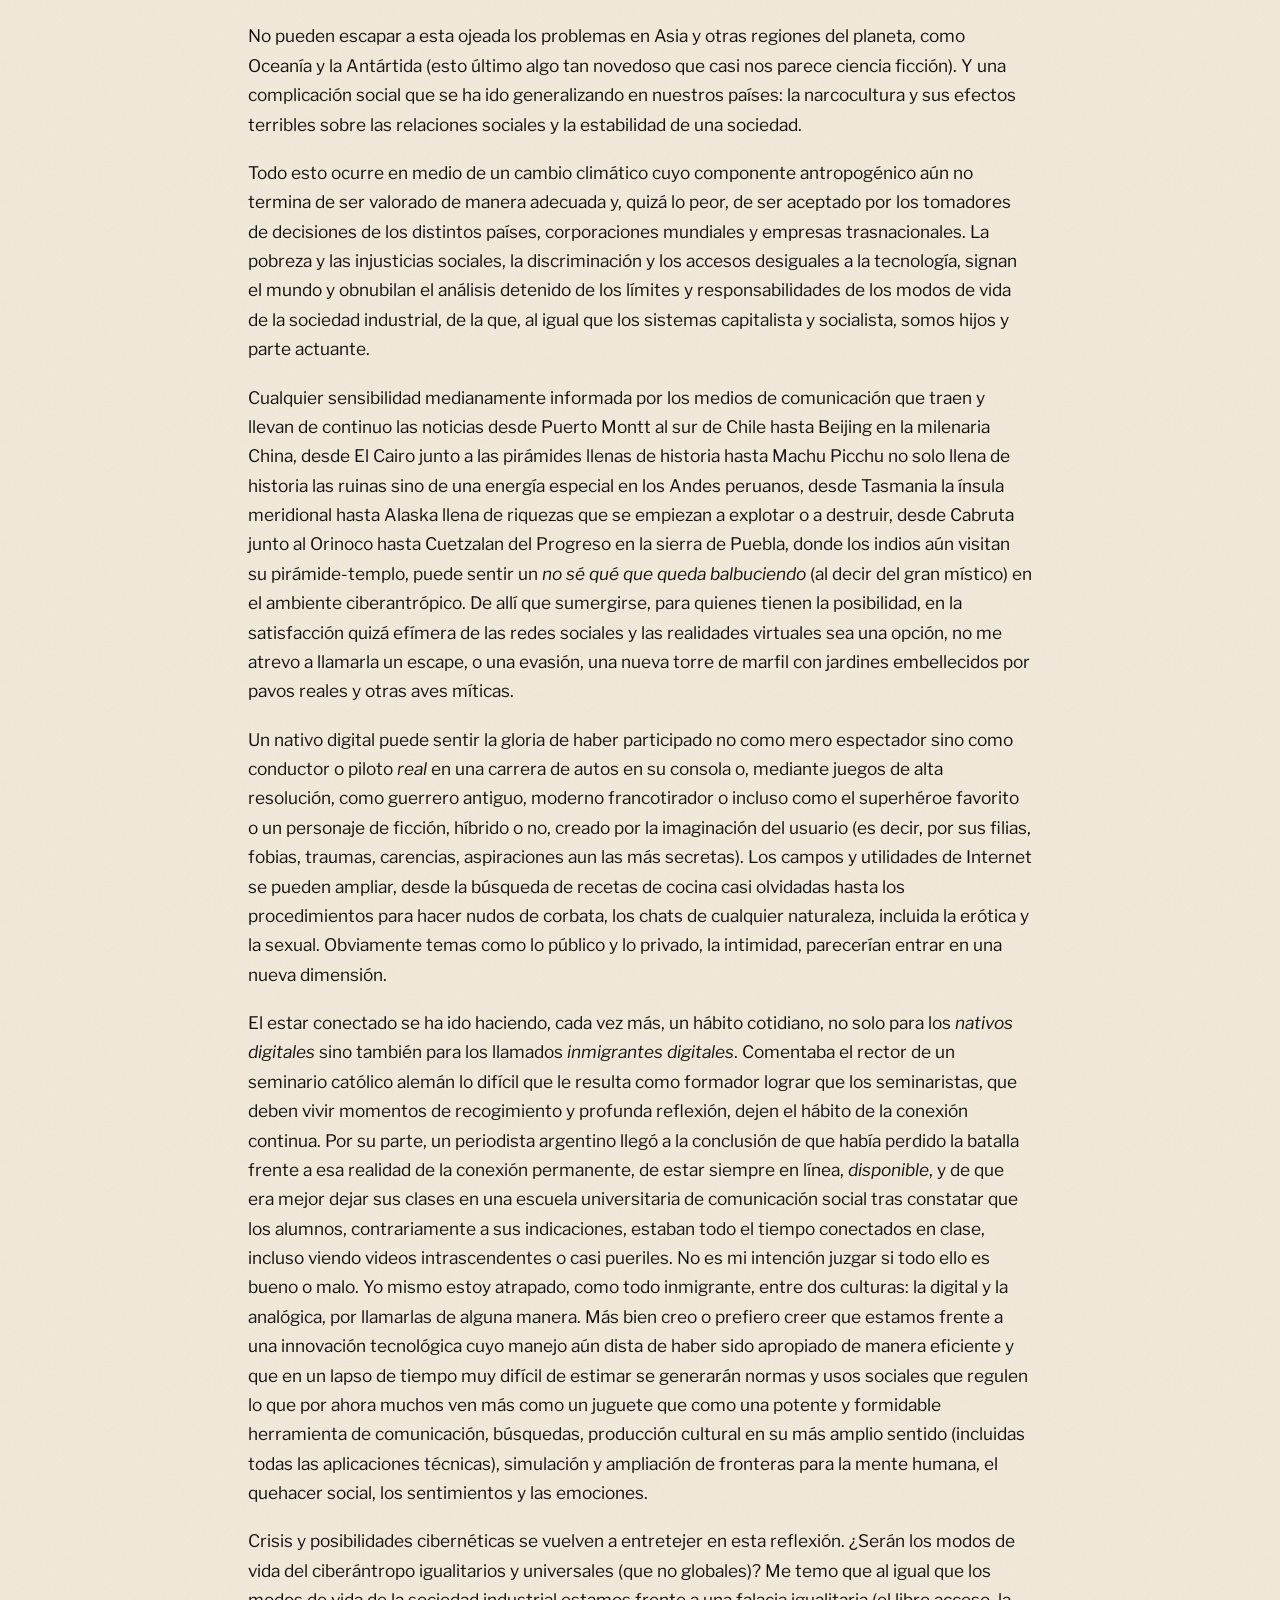
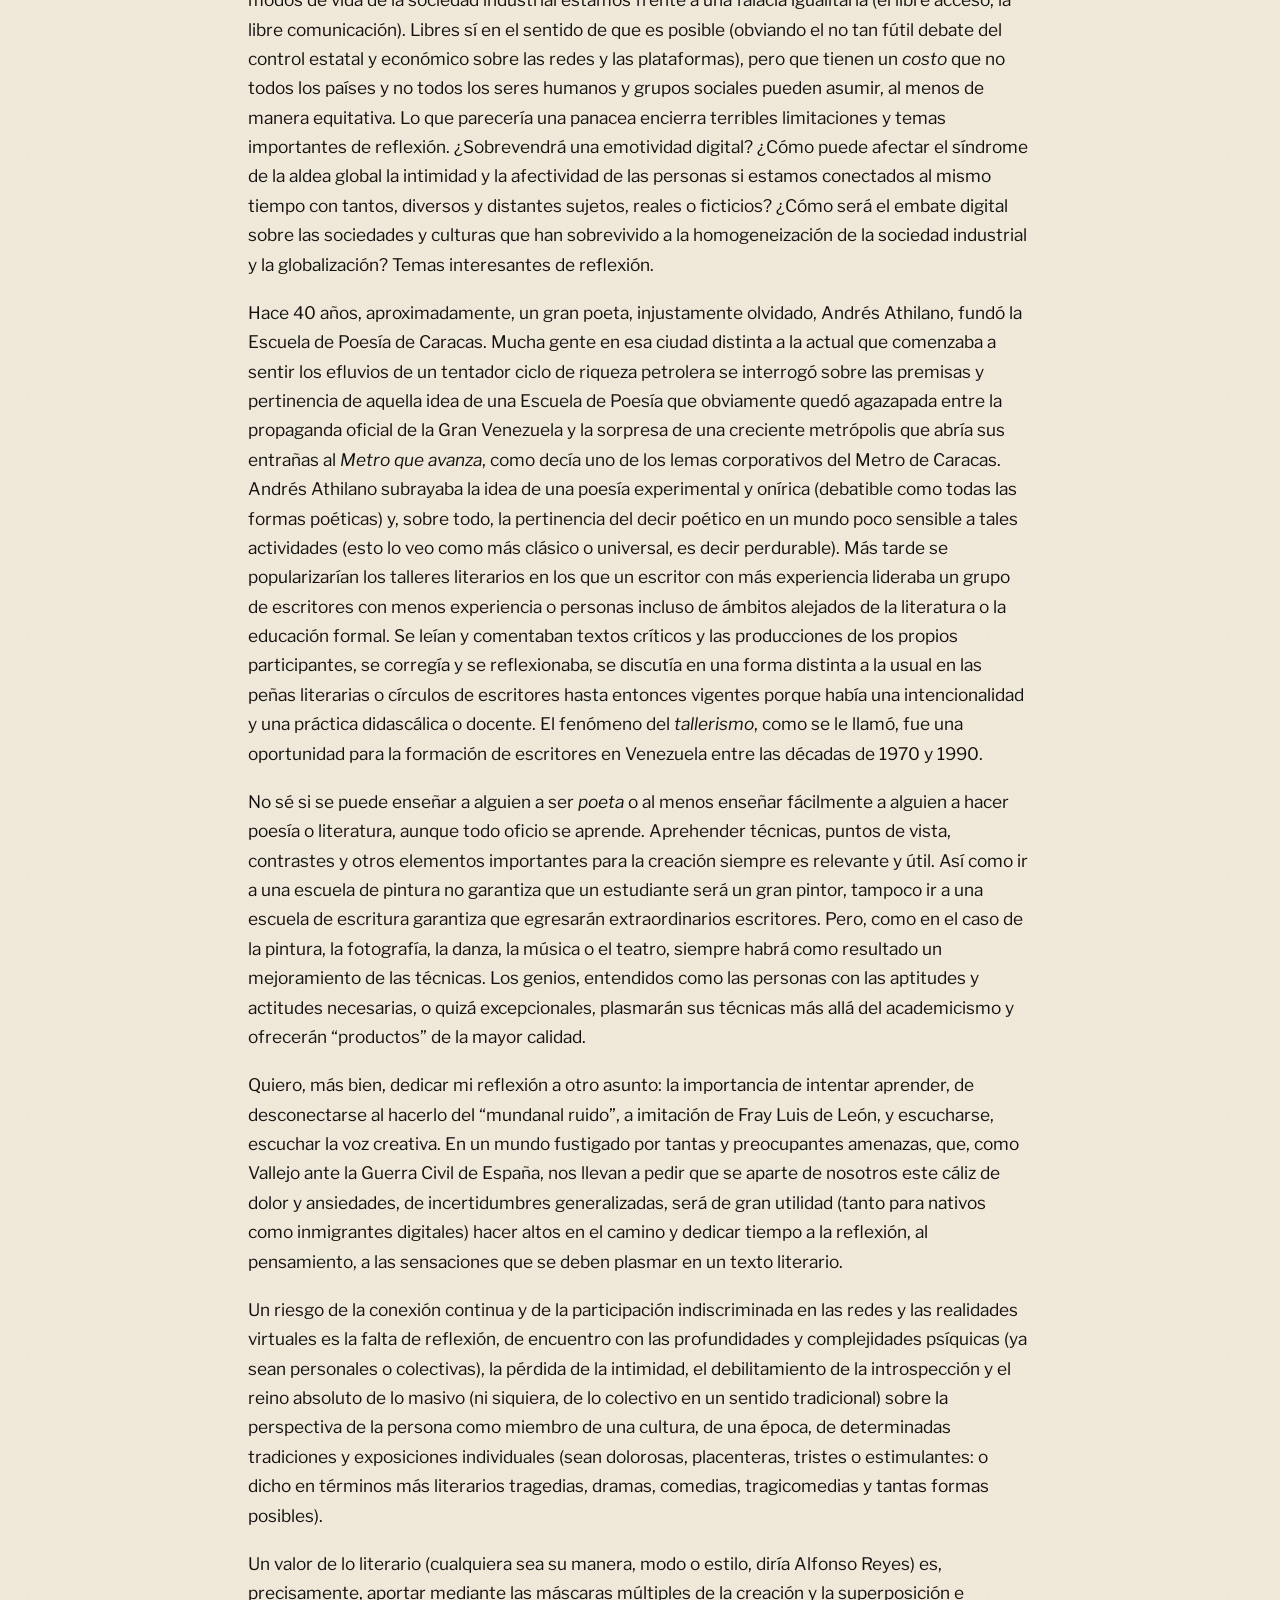
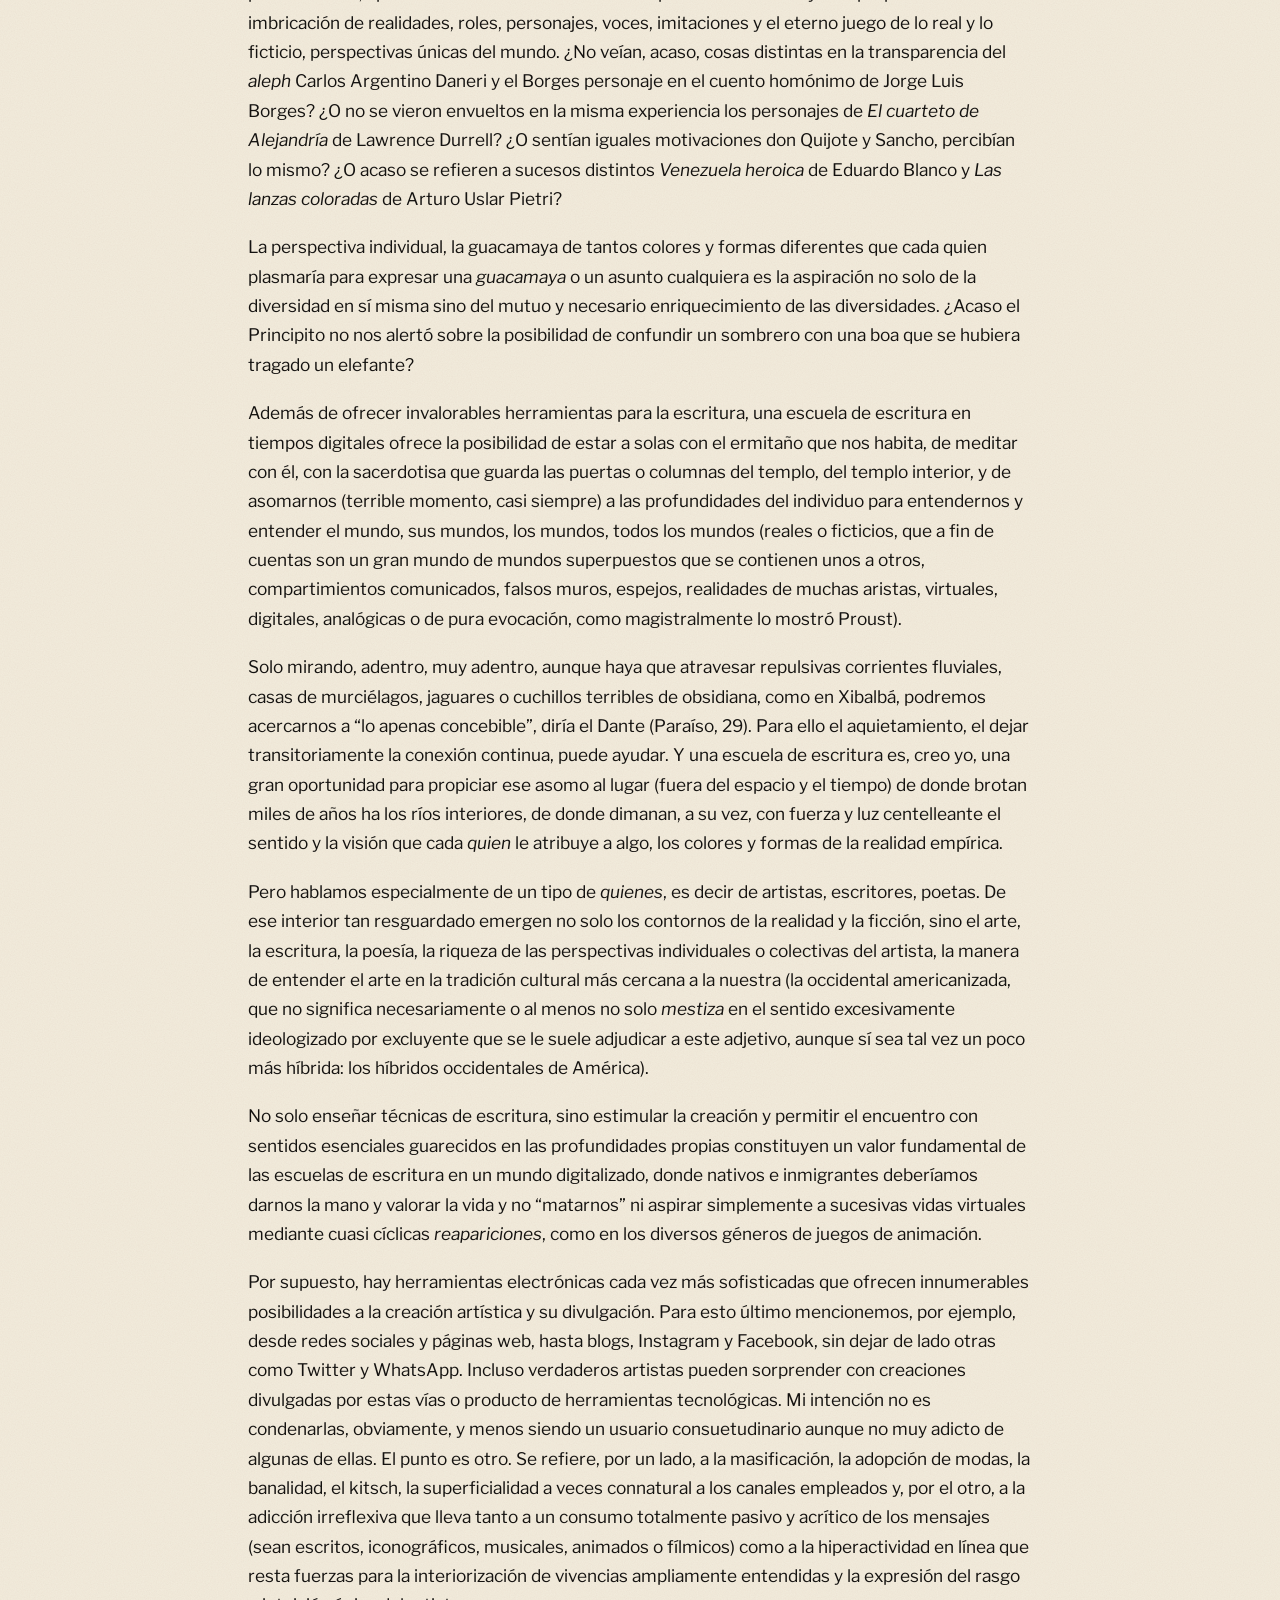
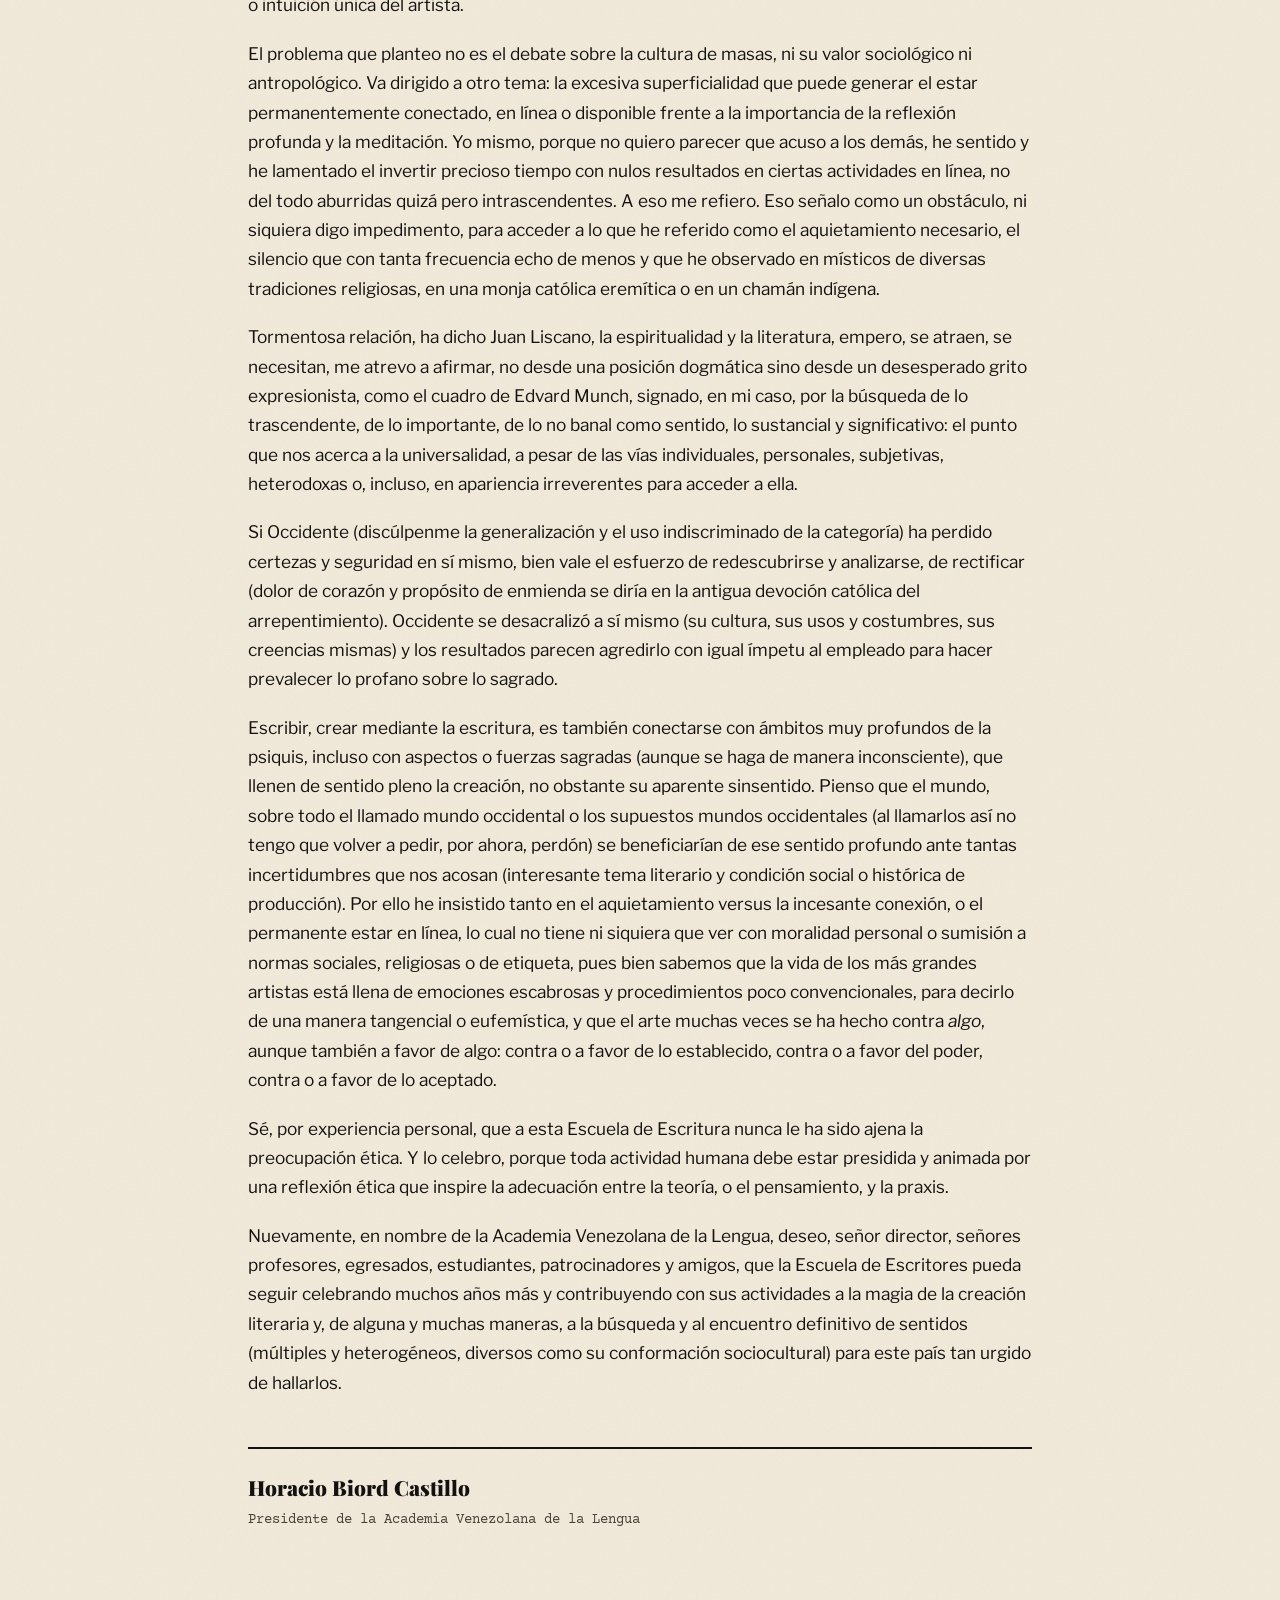
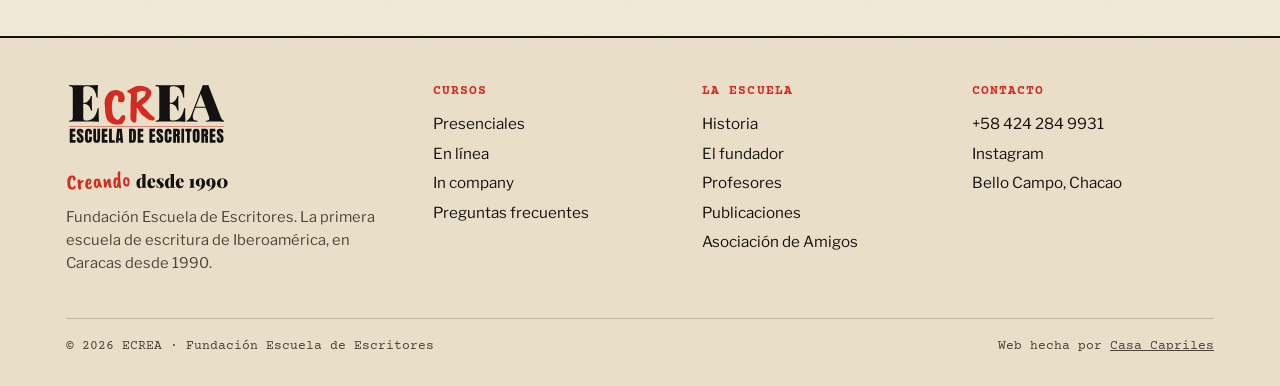
<file: discurso-pe-academia-de-la-lengua-en-el-acto-25o-aniversario-de-la-primera-escuela-de-escritura-de-iberoamerica/index.html>
<!doctype html>
<html lang="es">
<head>
<meta charset="utf-8">
<meta name="viewport" content="width=device-width, initial-scale=1, viewport-fit=cover">
<meta name="description" content="Aquietamiento interior y reflexión en tiempos digitales: los retos de la escritura literaria. Discurso de orden de Horacio Biord Castillo, presidente de la Academia Venezolana de la Lengua, en los 25 años de la primera escuela de escritura de Iberoamérica.">
<meta property="og:title" content="ECREA · Escuela de Escritores">
<meta property="og:description" content="La primera escuela de escritura de Iberoamérica. Caracas, desde 1990.">
<meta property="og:url" content="https://ecrea.org/discurso-pe-academia-de-la-lengua-en-el-acto-25o-aniversario-de-la-primera-escuela-de-escritura-de-iberoamerica/">
<meta property="og:type" content="website">
<link rel="icon" type="image/svg+xml" href="../assets/ecrea-isotipo-claro.svg">
<style>body{margin:0}img{max-width:100%}[hidden]{display:none!important}</style>
<title>Discurso del 25.º aniversario · Horacio Biord Castillo · ECREA</title>
<link rel="preconnect" href="https://fonts.googleapis.com">
<link rel="preconnect" href="https://fonts.gstatic.com" crossorigin>
<link rel="stylesheet" href="https://fonts.googleapis.com/css2?family=Anton&family=Courier+Prime:wght@400;700&family=Libre+Franklin:wght@400;500;700&family=Playfair+Display:ital,wght@0,700;0,900;1,700;1,900&display=swap">
<link rel="stylesheet" href="../assets/estilo.css">
</head>
<body>


<svg width="0" height="0" style="position:absolute" aria-hidden="true">
  <defs>
    <symbol id="bolt" viewBox="0 0 60 120"><path d="M36 0 L4 66 L26 66 L14 120 L58 44 L34 44 L48 0 Z" fill="#D22B21"/></symbol>
    <symbol id="bird" viewBox="0 0 64 26"><path d="M0 14 C10 4 22 2 32 16 C42 2 54 4 64 12 C52 10 42 14 32 24 C22 12 12 10 0 14 Z" fill="currentColor"/></symbol>
  </defs>
</svg>

<header class="top">
  <div class="wrap">
    <a class="logo" href="../" aria-label="ECREA · Escuela de Escritores, inicio">
      <img src="../assets/ecrea-logo-principal.svg" alt="ECREA · Escuela de Escritores" width="124" height="49">
    </a>
    <button class="burger" type="button" aria-expanded="false" aria-controls="menu"><i aria-hidden="true"></i><span>Menú</span></button>
    <nav class="main" id="menu" aria-label="Principal">
      <div class="item"><button class="top-link" type="button" aria-expanded="false" aria-controls="dd-cursos">Cursos<span class="chev" aria-hidden="true"></span></button>
        <div class="drop" id="dd-cursos"><a href="../#cursos"><b>Presenciales</b><small>En Bello Campo, Chacao</small></a><a href="../#cursos"><b>En línea</b><small>Desde cualquier país</small></a><a href="../#servicios"><b>Para empresas</b><small>Talleres in company a la medida</small></a><a href="../#cursos"><b>Preguntas frecuentes</b><small>Inscripción, pagos y certificados</small></a><a class="all" href="../#cursos">Ver todos los cursos</a></div></div>
      <div class="item"><button class="top-link" type="button" aria-expanded="false" aria-controls="dd-escuela">La escuela<span class="chev" aria-hidden="true"></span></button>
        <div class="drop" id="dd-escuela"><a href="../la-escuela/"><b>Historia</b><small>Desde 1990, la primera de Iberoamérica</small></a><a href="../la-escuela/#fundador"><b>El fundador</b><small>Vicencio González</small></a><a href="../#apoyo"><b>Asociación de Amigos</b><small>Apoya a la escuela</small></a><a class="all" href="../la-escuela/">Conoce la escuela</a></div></div>
      <div class="item"><a class="top-link" href="../profesores/">Profesores</a></div>
      <div class="item"><button class="top-link" type="button" aria-expanded="false" aria-controls="dd-pubs">Publicaciones<span class="chev" aria-hidden="true"></span></button>
        <div class="drop" id="dd-pubs"><a href="../#publicaciones"><b>Artículos y entrevistas</b><small>Ensayos, crónicas y conversaciones</small></a><a href="../#publicaciones"><b>Libros</b><small>Ediciones de la escuela</small></a><a href="../#publicaciones"><b>Escritos de alumnos</b><small>Los mejores trabajos de nuestros talleres</small></a><a href="../category/historietas-ilustradas/"><b>Historietas ilustradas</b><small>Cómics para lectores jóvenes</small></a><a href="../#publicaciones"><b>Concursos y convenios</b></a><a class="all" href="../#publicaciones">Todas las publicaciones</a></div></div>
      <div class="item"><a class="top-link" href="../#servicios">Servicios</a></div>
      <div class="item"><a class="top-link" href="../#contacto">Contacto</a></div>
      <a class="btn red" href="../#cursos">Inscríbete</a>
    </nav>
  </div>
</header>

<main id="inicio">
  <article>
  <header class="article-hero">
    <div class="wrap">
      <div class="crumbs"><a href="../">Inicio</a> / <a href="../#publicaciones">Publicaciones</a> / Artículos y entrevistas</div>
      <span class="cat label">Discurso · 25.º aniversario</span>
      <h1>Discurso del presidente de la Academia de la Lengua en el 25.º aniversario de la escuela</h1>
      <p class="sub">Aquietamiento interior y reflexión en tiempos digitales: los retos de la escritura literaria</p>
      <div class="byline"><span>Por <b>Horacio Biord Castillo</b>, presidente de la Academia Venezolana de la Lengua</span><span>Auditorio de la Corporación Andina de Fomento, Caracas, 3 de marzo de 2016</span><span>Lectura: 19 min</span></div>
    </div>
  </header>
  <section class="block">
    <div class="wrap prose discurso">
      <p class="lede">Discurso de orden pronunciado en el acto solemne de conmemoración de los 25 años de la primera escuela de escritura de Iberoamérica.</p>
      <p>Un cuarto de siglo pudiera parecer poco, pero en un país como el nuestro, amante sin saberlo del loto y las riberas paradisíacas del Leteo, no lo es. Celebrar los fastos y los años, celebrar a hombres y mujeres que nos permitieron llegar hasta el aquí y el ahora, constituye una manera de oponernos al olvido y a la inveterada manía de empezar de nuevo cada día, de renegar de los orígenes y la historia, de inventarnos y reinventarnos, de refundarnos pero más como discurso que como verdadero descubrimiento y autodescubrimiento, nunca o pocas veces quizá como una forma de tocar en verdad la esencia y, con ella y por ella, asumirnos y reasumirnos.</p>
      <p>A finales de la década de 1980 y principios de la siguiente, varios intelectuales y escritores venezolanos tuvieron la idea de fundar una escuela de escritura. Fueron esos visionarios José Santos Urriola, Alicia Álamo Bartolomé, José Luis Alvarenga, Alexis Márquez Rodríguez, Oscar Sambrano Urdaneta, Manuel Bermúdez y Vicencio González C.</p>
      <p>El proyecto se hizo realidad y en octubre de 1990 se inauguró formalmente la Escuela que desde entonces ha desarrollado diversas actividades formativas en el campo de la escritura literaria y la producción de textos para los medios electrónicos de comunicación (especialmente la radio y la televisión) y otras modalidades, como las historietas ilustradas para niños.</p>
      <p>Entre los fundadores se encontraban profesores universitarios de dilatada trayectoria, escritores reconocidos y varios miembros de la Academia Venezolana de la Lengua, una de las instituciones más antiguas de nuestro país. También fue profesor de la Escuela don Carlos Pacheco, numerario recientemente fallecido, y lo hemos sido doña Ana Teresa Torres y yo, que tuve el honor, por deferencia de don Vicencio González, de dictar tres cursos trimestrales entre septiembre de 1999 y julio de 2000. Por ello, para la Academia Venezolana de la Lengua es un honor participar en el jubileo de las bodas de plata de esta Escuela de Escritura, como se suele llamar la conmemoración de un cuarto de siglo, y felicitar a sus directivos, promotores, docentes y estudiantes, antiguos y actuales.</p>
      <p>Habiendo sido invitado a este acto con suficiente antelación por don Vicencio González, fui preparando, lentamente, al estilo de un tinajero, con esa humedad que favorece el crecimiento de helechos de hojas menudas, un discurso que no quería ser solo de ocasión. Además de la salutación de rigor, constituía una reflexión sobre el aquietamiento que supone la escritura literaria y su importancia en tiempos de la era digital, valga decir de continua conexión a las redes sociales, en momentos signados además por la angustia existencial (así lo percibo) de las coyunturas actuales del mundo. Lamentablemente, el hampa me hizo su víctima en mi propia casa el pasado lunes 29 de febrero (un día que por algo solo existe cada cuatro años) y con mi computadora el ladrón cargó con el texto ya casi concluido del discurso/ensayo. Mi primera reacción fue, obviamente, desistir de hablar hoy en este acto solemne, pero al imaginar la angustia de don Vicencio compelido a buscar otro orador con tan pocas horas de por medio y, sobre todo, por su amabilidad al insistir en mi intervención, aunque fuera muy breve, pese a que ya no sería lo mismo (el no haberme abandonado en la adversidad, en otras palabras) hicieron que me sobrepusiera al desconcierto de haber perdido varios textos ya concluidos (no solo el discurso) e intentara volver a escribir algunas de las ideas que había desarrollado en aquel documento que lacónicamente se llamaba “Discurso ECREA”.</p>
      <p>Un versículo del Eclesiástico 32 me estimuló a rehacer el trabajo: “resume tu discurso, di mucho en pocas palabras, sé como quien conoce y a veces calla”. Permitan, pues, que la brevedad hable por mi gratitud ante esta reiterada invitación. Intentaré ser como quien conoce, aunque en verdad conozca poco o nada, cada vez menos.</p>
      <p>Quizá tanto la torre construida por mí con las palabras ahora perdidas (que no tenían alas, como hubiera querido Homero) como el encadenarme cual funesto penitente al fetichismo de lo escrito debían ser trascendidos, depurándose, para hacer un texto más conciso. Sustituyan estas palabras incidentales la invocación a la musa que enseñaron los antiguos y, ahora, bajo el imperio de la brevedad, permítanme decir entonces por qué pienso que es importante una escuela de escritura, o con mayor precisión por qué tal institución resulta más importante todavía en estos tiempos iniciales de lo que pudiera describirse como una <em>ciberépoca</em> que alberga tanto <em>ciberántropos</em> como otros seres humanos y sociedades no digitalizadas o solo parcial y exiguamente digitalizadas.</p>
      <p>Para quienes creemos más en las causalidades profundas que en las meras casualidades quizá no sea anodino que en medio de las circunstancias de esta celebración haya partido una figura emblemática de estas reflexiones en torno a los tiempos cibernéticos y el lugar de la literatura y el filosofar. Me refiero a Umberto Eco, quien no solo sentía aprehensión por la tendencia a confundir los medios de comunicación <em>masivos</em> con la reflexión profunda y las estrategias de mercadeo de los productos culturales con los verdaderos valores de la creación en sus más amplias dimensiones, sino que también sintió de cerca los embates de un cambio de época, más que una época de cambios, un cambio de época hacia lo que algunos analistas, entre ellos el propio Eco, han percibido por muchas razones como una nueva Edad Media, y en ese contexto la necesidad de la expresión literaria como forma de reflexionar y de llegar a amplios círculos de personas/lectores/consumidores.</p>
      <p>Una breve ojeada a la escena internacional nos muestra que el Medio Oriente, África (tanto la mediterránea como la subsahariana) y Europa viven una tensión múltiple, angustiosa, que apunta a diversos escenarios. Entre ellos, el desplazamiento de la idea de Europa como civilización de raíces cristianas y el papel centralizador de las ideologías occidentales, Europa como centro o epítome de un proceso civilizatorio pretendido como único. A ello se suman también malestares y fricciones que ocurren a este lado del Atlántico y que cada día con mayor intensidad se manifiestan tanto en el sur, como en el centro y el norte de este continente, que algunos creyeron <em>nuevo</em> en una visión o mejor sesgo, precisamente eurooccidental, de comprender lo que en esa línea de pensamiento se pensaba de forma reduccionista que eran el mundo y sus complejas realidades (un verdadero mundo plano, extendido solo hasta donde llegaba la mirada llena de preconcepciones y rígidos modelos).</p>
      <p>No pueden escapar a esta ojeada los problemas en Asia y otras regiones del planeta, como Oceanía y la Antártida (esto último algo tan novedoso que casi nos parece ciencia ficción). Y una complicación social que se ha ido generalizando en nuestros países: la narcocultura y sus efectos terribles sobre las relaciones sociales y la estabilidad de una sociedad.</p>
      <p>Todo esto ocurre en medio de un cambio climático cuyo componente antropogénico aún no termina de ser valorado de manera adecuada y, quizá lo peor, de ser aceptado por los tomadores de decisiones de los distintos países, corporaciones mundiales y empresas trasnacionales. La pobreza y las injusticias sociales, la discriminación y los accesos desiguales a la tecnología, signan el mundo y obnubilan el análisis detenido de los límites y responsabilidades de los modos de vida de la sociedad industrial, de la que, al igual que los sistemas capitalista y socialista, somos hijos y parte actuante.</p>
      <p>Cualquier sensibilidad medianamente informada por los medios de comunicación que traen y llevan de continuo las noticias desde Puerto Montt al sur de Chile hasta Beijing en la milenaria China, desde El Cairo junto a las pirámides llenas de historia hasta Machu Picchu no solo llena de historia las ruinas sino de una energía especial en los Andes peruanos, desde Tasmania la ínsula meridional hasta Alaska llena de riquezas que se empiezan a explotar o a destruir, desde Cabruta junto al Orinoco hasta Cuetzalan del Progreso en la sierra de Puebla, donde los indios aún visitan su pirámide-templo, puede sentir un <em>no sé qué que queda balbuciendo</em> (al decir del gran místico) en el ambiente ciberantrópico. De allí que sumergirse, para quienes tienen la posibilidad, en la satisfacción quizá efímera de las redes sociales y las realidades virtuales sea una opción, no me atrevo a llamarla un escape, o una evasión, una nueva torre de marfil con jardines embellecidos por pavos reales y otras aves míticas.</p>
      <p>Un nativo digital puede sentir la gloria de haber participado no como mero espectador sino como conductor o piloto <em>real</em> en una carrera de autos en su consola o, mediante juegos de alta resolución, como guerrero antiguo, moderno francotirador o incluso como el superhéroe favorito o un personaje de ficción, híbrido o no, creado por la imaginación del usuario (es decir, por sus filias, fobias, traumas, carencias, aspiraciones aun las más secretas). Los campos y utilidades de Internet se pueden ampliar, desde la búsqueda de recetas de cocina casi olvidadas hasta los procedimientos para hacer nudos de corbata, los chats de cualquier naturaleza, incluida la erótica y la sexual. Obviamente temas como lo público y lo privado, la intimidad, parecerían entrar en una nueva dimensión.</p>
      <p>El estar conectado se ha ido haciendo, cada vez más, un hábito cotidiano, no solo para los <em>nativos digitales</em> sino también para los llamados <em>inmigrantes digitales</em>. Comentaba el rector de un seminario católico alemán lo difícil que le resulta como formador lograr que los seminaristas, que deben vivir momentos de recogimiento y profunda reflexión, dejen el hábito de la conexión continua. Por su parte, un periodista argentino llegó a la conclusión de que había perdido la batalla frente a esa realidad de la conexión permanente, de estar siempre en línea, <em>disponible</em>, y de que era mejor dejar sus clases en una escuela universitaria de comunicación social tras constatar que los alumnos, contrariamente a sus indicaciones, estaban todo el tiempo conectados en clase, incluso viendo videos intrascendentes o casi pueriles. No es mi intención juzgar si todo ello es bueno o malo. Yo mismo estoy atrapado, como todo inmigrante, entre dos culturas: la digital y la analógica, por llamarlas de alguna manera. Más bien creo o prefiero creer que estamos frente a una innovación tecnológica cuyo manejo aún dista de haber sido apropiado de manera eficiente y que en un lapso de tiempo muy difícil de estimar se generarán normas y usos sociales que regulen lo que por ahora muchos ven más como un juguete que como una potente y formidable herramienta de comunicación, búsquedas, producción cultural en su más amplio sentido (incluidas todas las aplicaciones técnicas), simulación y ampliación de fronteras para la mente humana, el quehacer social, los sentimientos y las emociones.</p>
      <p>Crisis y posibilidades cibernéticas se vuelven a entretejer en esta reflexión. ¿Serán los modos de vida del ciberántropo igualitarios y universales (que no globales)? Me temo que al igual que los modos de vida de la sociedad industrial estamos frente a una falacia igualitaria (el libre acceso, la libre comunicación). Libres sí en el sentido de que es posible (obviando el no tan fútil debate del control estatal y económico sobre las redes y las plataformas), pero que tienen un <em>costo</em> que no todos los países y no todos los seres humanos y grupos sociales pueden asumir, al menos de manera equitativa. Lo que parecería una panacea encierra terribles limitaciones y temas importantes de reflexión. ¿Sobrevendrá una emotividad digital? ¿Cómo puede afectar el síndrome de la aldea global la intimidad y la afectividad de las personas si estamos conectados al mismo tiempo con tantos, diversos y distantes sujetos, reales o ficticios? ¿Cómo será el embate digital sobre las sociedades y culturas que han sobrevivido a la homogeneización de la sociedad industrial y la globalización? Temas interesantes de reflexión.</p>
      <p>Hace 40 años, aproximadamente, un gran poeta, injustamente olvidado, Andrés Athilano, fundó la Escuela de Poesía de Caracas. Mucha gente en esa ciudad distinta a la actual que comenzaba a sentir los efluvios de un tentador ciclo de riqueza petrolera se interrogó sobre las premisas y pertinencia de aquella idea de una Escuela de Poesía que obviamente quedó agazapada entre la propaganda oficial de la Gran Venezuela y la sorpresa de una creciente metrópolis que abría sus entrañas al <em>Metro que avanza</em>, como decía uno de los lemas corporativos del Metro de Caracas. Andrés Athilano subrayaba la idea de una poesía experimental y onírica (debatible como todas las formas poéticas) y, sobre todo, la pertinencia del decir poético en un mundo poco sensible a tales actividades (esto lo veo como más clásico o universal, es decir perdurable). Más tarde se popularizarían los talleres literarios en los que un escritor con más experiencia lideraba un grupo de escritores con menos experiencia o personas incluso de ámbitos alejados de la literatura o la educación formal. Se leían y comentaban textos críticos y las producciones de los propios participantes, se corregía y se reflexionaba, se discutía en una forma distinta a la usual en las peñas literarias o círculos de escritores hasta entonces vigentes porque había una intencionalidad y una práctica didascálica o docente. El fenómeno del <em>tallerismo</em>, como se le llamó, fue una oportunidad para la formación de escritores en Venezuela entre las décadas de 1970 y 1990.</p>
      <p>No sé si se puede enseñar a alguien a ser <em>poeta</em> o al menos enseñar fácilmente a alguien a hacer poesía o literatura, aunque todo oficio se aprende. Aprehender técnicas, puntos de vista, contrastes y otros elementos importantes para la creación siempre es relevante y útil. Así como ir a una escuela de pintura no garantiza que un estudiante será un gran pintor, tampoco ir a una escuela de escritura garantiza que egresarán extraordinarios escritores. Pero, como en el caso de la pintura, la fotografía, la danza, la música o el teatro, siempre habrá como resultado un mejoramiento de las técnicas. Los genios, entendidos como las personas con las aptitudes y actitudes necesarias, o quizá excepcionales, plasmarán sus técnicas más allá del academicismo y ofrecerán “productos” de la mayor calidad.</p>
      <p>Quiero, más bien, dedicar mi reflexión a otro asunto: la importancia de intentar aprender, de desconectarse al hacerlo del “mundanal ruido”, a imitación de Fray Luis de León, y escucharse, escuchar la voz creativa. En un mundo fustigado por tantas y preocupantes amenazas, que, como Vallejo ante la Guerra Civil de España, nos llevan a pedir que se aparte de nosotros este cáliz de dolor y ansiedades, de incertidumbres generalizadas, será de gran utilidad (tanto para nativos como inmigrantes digitales) hacer altos en el camino y dedicar tiempo a la reflexión, al pensamiento, a las sensaciones que se deben plasmar en un texto literario.</p>
      <p>Un riesgo de la conexión continua y de la participación indiscriminada en las redes y las realidades virtuales es la falta de reflexión, de encuentro con las profundidades y complejidades psíquicas (ya sean personales o colectivas), la pérdida de la intimidad, el debilitamiento de la introspección y el reino absoluto de lo masivo (ni siquiera, de lo colectivo en un sentido tradicional) sobre la perspectiva de la persona como miembro de una cultura, de una época, de determinadas tradiciones y exposiciones individuales (sean dolorosas, placenteras, tristes o estimulantes: o dicho en términos más literarios tragedias, dramas, comedias, tragicomedias y tantas formas posibles).</p>
      <p>Un valor de lo literario (cualquiera sea su manera, modo o estilo, diría Alfonso Reyes) es, precisamente, aportar mediante las máscaras múltiples de la creación y la superposición e imbricación de realidades, roles, personajes, voces, imitaciones y el eterno juego de lo real y lo ficticio, perspectivas únicas del mundo. ¿No veían, acaso, cosas distintas en la transparencia del <em>aleph</em> Carlos Argentino Daneri y el Borges personaje en el cuento homónimo de Jorge Luis Borges? ¿O no se vieron envueltos en la misma experiencia los personajes de <em>El cuarteto de Alejandría</em> de Lawrence Durrell? ¿O sentían iguales motivaciones don Quijote y Sancho, percibían lo mismo? ¿O acaso se refieren a sucesos distintos <em>Venezuela heroica</em> de Eduardo Blanco y <em>Las lanzas coloradas</em> de Arturo Uslar Pietri?</p>
      <p>La perspectiva individual, la guacamaya de tantos colores y formas diferentes que cada quien plasmaría para expresar una <em>guacamaya</em> o un asunto cualquiera es la aspiración no solo de la diversidad en sí misma sino del mutuo y necesario enriquecimiento de las diversidades. ¿Acaso el Principito no nos alertó sobre la posibilidad de confundir un sombrero con una boa que se hubiera tragado un elefante?</p>
      <p>Además de ofrecer invalorables herramientas para la escritura, una escuela de escritura en tiempos digitales ofrece la posibilidad de estar a solas con el ermitaño que nos habita, de meditar con él, con la sacerdotisa que guarda las puertas o columnas del templo, del templo interior, y de asomarnos (terrible momento, casi siempre) a las profundidades del individuo para entendernos y entender el mundo, sus mundos, los mundos, todos los mundos (reales o ficticios, que a fin de cuentas son un gran mundo de mundos superpuestos que se contienen unos a otros, compartimientos comunicados, falsos muros, espejos, realidades de muchas aristas, virtuales, digitales, analógicas o de pura evocación, como magistralmente lo mostró Proust).</p>
      <p>Solo mirando, adentro, muy adentro, aunque haya que atravesar repulsivas corrientes fluviales, casas de murciélagos, jaguares o cuchillos terribles de obsidiana, como en Xibalbá, podremos acercarnos a “lo apenas concebible”, diría el Dante (Paraíso, 29). Para ello el aquietamiento, el dejar transitoriamente la conexión continua, puede ayudar. Y una escuela de escritura es, creo yo, una gran oportunidad para propiciar ese asomo al lugar (fuera del espacio y el tiempo) de donde brotan miles de años ha los ríos interiores, de donde dimanan, a su vez, con fuerza y luz centelleante el sentido y la visión que cada <em>quien</em> le atribuye a algo, los colores y formas de la realidad empírica.</p>
      <p>Pero hablamos especialmente de un tipo de <em>quienes</em>, es decir de artistas, escritores, poetas. De ese interior tan resguardado emergen no solo los contornos de la realidad y la ficción, sino el arte, la escritura, la poesía, la riqueza de las perspectivas individuales o colectivas del artista, la manera de entender el arte en la tradición cultural más cercana a la nuestra (la occidental americanizada, que no significa necesariamente o al menos no solo <em>mestiza</em> en el sentido excesivamente ideologizado por excluyente que se le suele adjudicar a este adjetivo, aunque sí sea tal vez un poco más híbrida: los híbridos occidentales de América).</p>
      <p>No solo enseñar técnicas de escritura, sino estimular la creación y permitir el encuentro con sentidos esenciales guarecidos en las profundidades propias constituyen un valor fundamental de las escuelas de escritura en un mundo digitalizado, donde nativos e inmigrantes deberíamos darnos la mano y valorar la vida y no “matarnos” ni aspirar simplemente a sucesivas vidas virtuales mediante cuasi cíclicas <em>reapariciones</em>, como en los diversos géneros de juegos de animación.</p>
      <p>Por supuesto, hay herramientas electrónicas cada vez más sofisticadas que ofrecen innumerables posibilidades a la creación artística y su divulgación. Para esto último mencionemos, por ejemplo, desde redes sociales y páginas web, hasta blogs, Instagram y Facebook, sin dejar de lado otras como Twitter y WhatsApp. Incluso verdaderos artistas pueden sorprender con creaciones divulgadas por estas vías o producto de herramientas tecnológicas. Mi intención no es condenarlas, obviamente, y menos siendo un usuario consuetudinario aunque no muy adicto de algunas de ellas. El punto es otro. Se refiere, por un lado, a la masificación, la adopción de modas, la banalidad, el kitsch, la superficialidad a veces connatural a los canales empleados y, por el otro, a la adicción irreflexiva que lleva tanto a un consumo totalmente pasivo y acrítico de los mensajes (sean escritos, iconográficos, musicales, animados o fílmicos) como a la hiperactividad en línea que resta fuerzas para la interiorización de vivencias ampliamente entendidas y la expresión del rasgo o intuición única del artista.</p>
      <p>El problema que planteo no es el debate sobre la cultura de masas, ni su valor sociológico ni antropológico. Va dirigido a otro tema: la excesiva superficialidad que puede generar el estar permanentemente conectado, en línea o disponible frente a la importancia de la reflexión profunda y la meditación. Yo mismo, porque no quiero parecer que acuso a los demás, he sentido y he lamentado el invertir precioso tiempo con nulos resultados en ciertas actividades en línea, no del todo aburridas quizá pero intrascendentes. A eso me refiero. Eso señalo como un obstáculo, ni siquiera digo impedimento, para acceder a lo que he referido como el aquietamiento necesario, el silencio que con tanta frecuencia echo de menos y que he observado en místicos de diversas tradiciones religiosas, en una monja católica eremítica o en un chamán indígena.</p>
      <p>Tormentosa relación, ha dicho Juan Liscano, la espiritualidad y la literatura, empero, se atraen, se necesitan, me atrevo a afirmar, no desde una posición dogmática sino desde un desesperado grito expresionista, como el cuadro de Edvard Munch, signado, en mi caso, por la búsqueda de lo trascendente, de lo importante, de lo no banal como sentido, lo sustancial y significativo: el punto que nos acerca a la universalidad, a pesar de las vías individuales, personales, subjetivas, heterodoxas o, incluso, en apariencia irreverentes para acceder a ella.</p>
      <p>Si Occidente (discúlpenme la generalización y el uso indiscriminado de la categoría) ha perdido certezas y seguridad en sí mismo, bien vale el esfuerzo de redescubrirse y analizarse, de rectificar (dolor de corazón y propósito de enmienda se diría en la antigua devoción católica del arrepentimiento). Occidente se desacralizó a sí mismo (su cultura, sus usos y costumbres, sus creencias mismas) y los resultados parecen agredirlo con igual ímpetu al empleado para hacer prevalecer lo profano sobre lo sagrado.</p>
      <p>Escribir, crear mediante la escritura, es también conectarse con ámbitos muy profundos de la psiquis, incluso con aspectos o fuerzas sagradas (aunque se haga de manera inconsciente), que llenen de sentido pleno la creación, no obstante su aparente sinsentido. Pienso que el mundo, sobre todo el llamado mundo occidental o los supuestos mundos occidentales (al llamarlos así no tengo que volver a pedir, por ahora, perdón) se beneficiarían de ese sentido profundo ante tantas incertidumbres que nos acosan (interesante tema literario y condición social o histórica de producción). Por ello he insistido tanto en el aquietamiento versus la incesante conexión, o el permanente estar en línea, lo cual no tiene ni siquiera que ver con moralidad personal o sumisión a normas sociales, religiosas o de etiqueta, pues bien sabemos que la vida de los más grandes artistas está llena de emociones escabrosas y procedimientos poco convencionales, para decirlo de una manera tangencial o eufemística, y que el arte muchas veces se ha hecho contra <em>algo</em>, aunque también a favor de algo: contra o a favor de lo establecido, contra o a favor del poder, contra o a favor de lo aceptado.</p>
      <p>Sé, por experiencia personal, que a esta Escuela de Escritura nunca le ha sido ajena la preocupación ética. Y lo celebro, porque toda actividad humana debe estar presidida y animada por una reflexión ética que inspire la adecuación entre la teoría, o el pensamiento, y la praxis.</p>
      <p>Nuevamente, en nombre de la Academia Venezolana de la Lengua, deseo, señor director, señores profesores, egresados, estudiantes, patrocinadores y amigos, que la Escuela de Escritores pueda seguir celebrando muchos años más y contribuyendo con sus actividades a la magia de la creación literaria y, de alguna y muchas maneras, a la búsqueda y al encuentro definitivo de sentidos (múltiples y heterogéneos, diversos como su conformación sociocultural) para este país tan urgido de hallarlos.</p>
      <p class="firma">Horacio Biord Castillo<br><span>Presidente de la Academia Venezolana de la Lengua</span></p>
    </div>
  </section>
  </article>
</main>

<footer>
  <div class="wrap">
    <div>
      <a class="logo" href="../" aria-label="ECREA · Escuela de Escritores, inicio"><img src="../assets/ecrea-logo-principal.svg" alt="ECREA · Escuela de Escritores" width="124" height="49"></a>
      <img class="lema" src="../assets/ecrea-lema-creando-desde-1990.svg" alt="Creando desde 1990" width="160" height="22">
      <p style="font-size:.92rem;max-width:34ch;color:var(--ink-soft)">Fundación Escuela de Escritores. La primera escuela de escritura de Iberoamérica, en Caracas desde 1990.</p>
    </div>
    <div><h5>Cursos</h5><ul><li><a href="../#cursos">Presenciales</a></li><li><a href="../#cursos">En línea</a></li><li><a href="../#servicios">In company</a></li><li><a href="../#cursos">Preguntas frecuentes</a></li></ul></div>
    <div><h5>La escuela</h5><ul><li><a href="../la-escuela/">Historia</a></li><li><a href="../la-escuela/#fundador">El fundador</a></li><li><a href="../profesores/">Profesores</a></li><li><a href="../#publicaciones">Publicaciones</a></li><li><a href="../#apoyo">Asociación de Amigos</a></li></ul></div>
    <div><h5>Contacto</h5><ul><li>+58 424 284 9931</li><li><a href="https://www.instagram.com/ecrea.caracas/" target="_blank" rel="noopener">Instagram</a></li><li>Bello Campo, Chacao</li></ul></div>
    <div class="legal"><span>© 2026 ECREA · Fundación Escuela de Escritores</span><span>Web hecha por <a href="https://casacapriles.com" target="_blank" rel="noopener" style="text-decoration:underline">Casa Capriles</a></span></div>
  </div>
</footer>

<script src="../assets/main.js"></script>

</body>
</html>
</file>
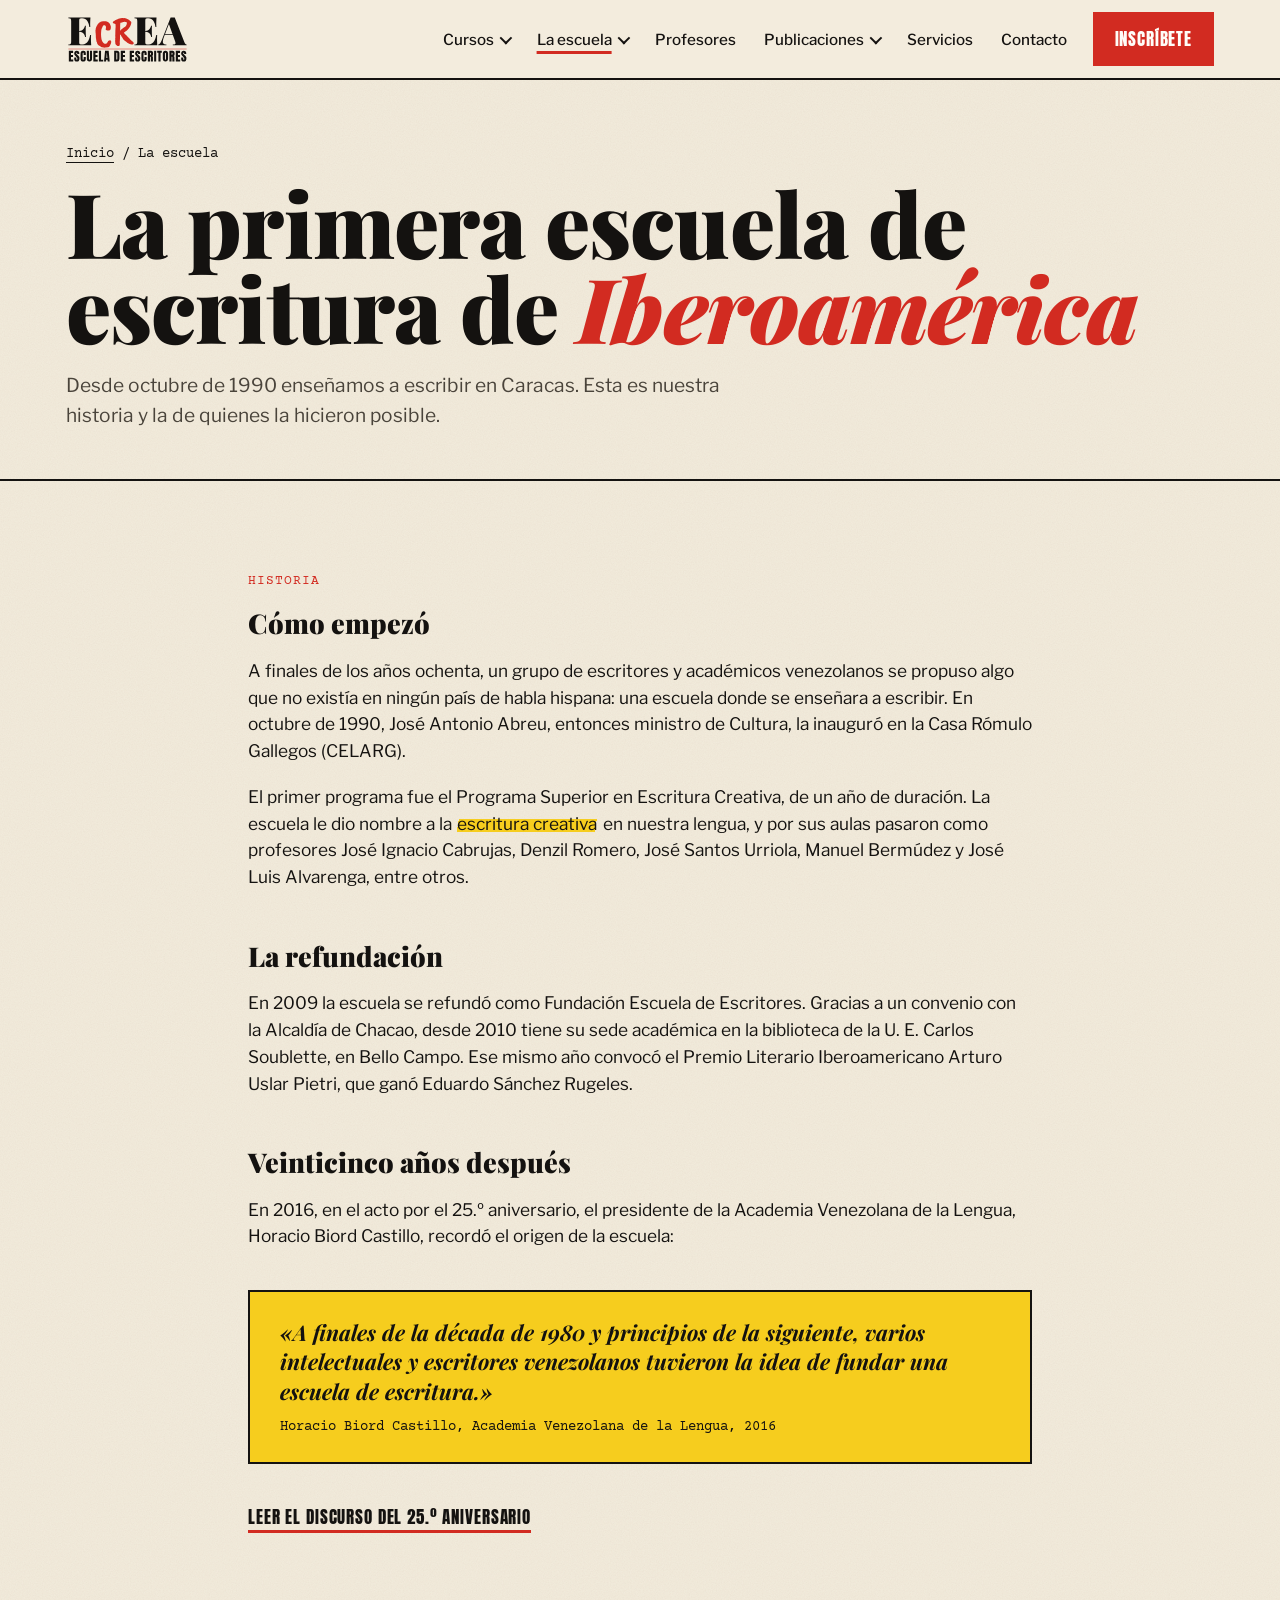
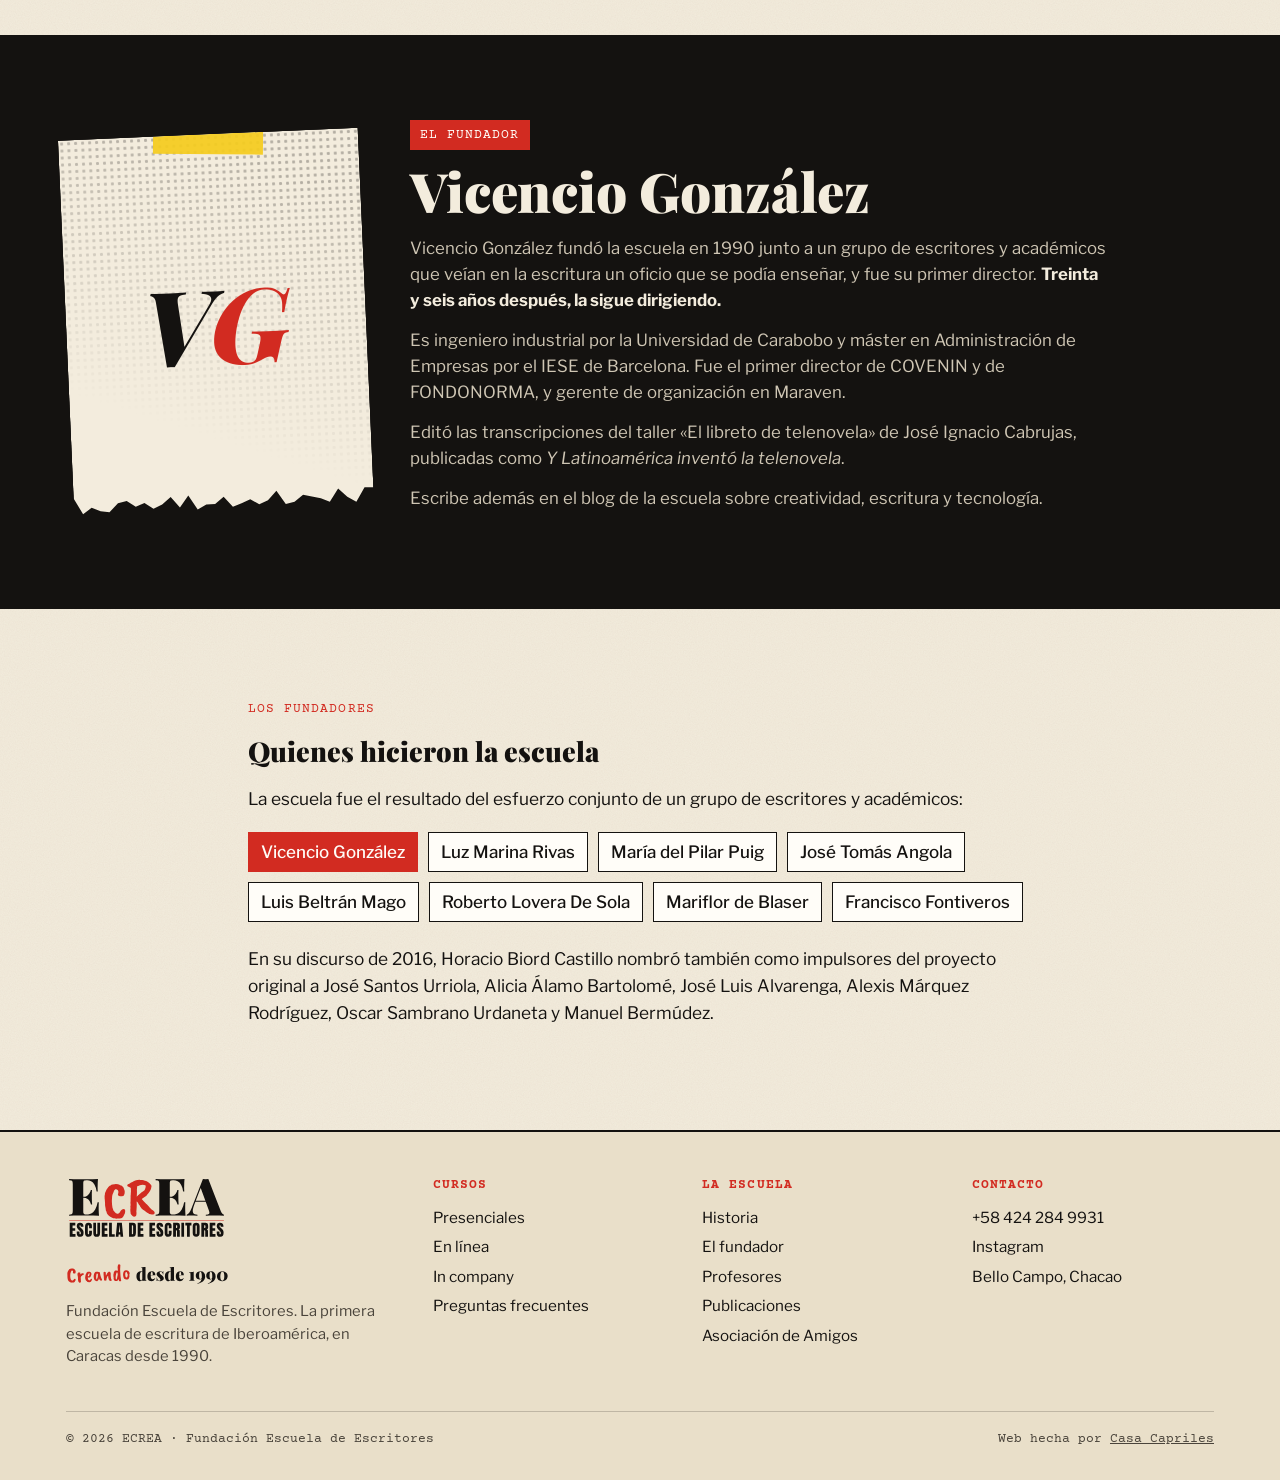
<file: la-escuela/index.html>
<!doctype html>
<html lang="es">
<head>
<meta charset="utf-8">
<meta name="viewport" content="width=device-width, initial-scale=1, viewport-fit=cover">
<meta name="description" content="Historia de ECREA, la primera escuela de escritura de Iberoamérica, fundada en Caracas en 1990, y de su fundador y director, Vicencio González.">
<meta property="og:title" content="ECREA · Escuela de Escritores">
<meta property="og:description" content="La primera escuela de escritura de Iberoamérica. Caracas, desde 1990.">
<meta property="og:url" content="https://ecrea.org/la-escuela/">
<meta property="og:type" content="website">
<link rel="icon" type="image/svg+xml" href="../assets/ecrea-isotipo-claro.svg">
<style>body{margin:0}img{max-width:100%}[hidden]{display:none!important}</style>
<title>La escuela · ECREA · Escuela de Escritores</title>
<link rel="preconnect" href="https://fonts.googleapis.com">
<link rel="preconnect" href="https://fonts.gstatic.com" crossorigin>
<link rel="stylesheet" href="https://fonts.googleapis.com/css2?family=Anton&family=Courier+Prime:wght@400;700&family=Libre+Franklin:wght@400;500;700&family=Playfair+Display:ital,wght@0,700;0,900;1,700;1,900&display=swap">
<link rel="stylesheet" href="../assets/estilo.css">
</head>
<body>


<svg width="0" height="0" style="position:absolute" aria-hidden="true">
  <defs>
    <symbol id="bolt" viewBox="0 0 60 120"><path d="M36 0 L4 66 L26 66 L14 120 L58 44 L34 44 L48 0 Z" fill="#D22B21"/></symbol>
    <symbol id="bird" viewBox="0 0 64 26"><path d="M0 14 C10 4 22 2 32 16 C42 2 54 4 64 12 C52 10 42 14 32 24 C22 12 12 10 0 14 Z" fill="currentColor"/></symbol>
  </defs>
</svg>

<header class="top">
  <div class="wrap">
    <a class="logo" href="../" aria-label="ECREA · Escuela de Escritores, inicio">
      <img src="../assets/ecrea-logo-principal.svg" alt="ECREA · Escuela de Escritores" width="124" height="49">
    </a>
    <button class="burger" type="button" aria-expanded="false" aria-controls="menu"><i aria-hidden="true"></i><span>Menú</span></button>
    <nav class="main" id="menu" aria-label="Principal">
      <div class="item"><button class="top-link" type="button" aria-expanded="false" aria-controls="dd-cursos">Cursos<span class="chev" aria-hidden="true"></span></button>
        <div class="drop" id="dd-cursos"><a href="../#cursos"><b>Presenciales</b><small>En Bello Campo, Chacao</small></a><a href="../#cursos"><b>En línea</b><small>Desde cualquier país</small></a><a href="../#servicios"><b>Para empresas</b><small>Talleres in company a la medida</small></a><a href="../#cursos"><b>Preguntas frecuentes</b><small>Inscripción, pagos y certificados</small></a><a class="all" href="../#cursos">Ver todos los cursos</a></div></div>
      <div class="item"><button class="top-link" type="button" aria-expanded="false" aria-controls="dd-escuela" aria-current="page">La escuela<span class="chev" aria-hidden="true"></span></button>
        <div class="drop" id="dd-escuela"><a href="../la-escuela/"><b>Historia</b><small>Desde 1990, la primera de Iberoamérica</small></a><a href="../la-escuela/#fundador"><b>El fundador</b><small>Vicencio González</small></a><a href="../#apoyo"><b>Asociación de Amigos</b><small>Apoya a la escuela</small></a><a class="all" href="../la-escuela/">Conoce la escuela</a></div></div>
      <div class="item"><a class="top-link" href="../profesores/">Profesores</a></div>
      <div class="item"><button class="top-link" type="button" aria-expanded="false" aria-controls="dd-pubs">Publicaciones<span class="chev" aria-hidden="true"></span></button>
        <div class="drop" id="dd-pubs"><a href="../#publicaciones"><b>Artículos y entrevistas</b><small>Ensayos, crónicas y conversaciones</small></a><a href="../#publicaciones"><b>Libros</b><small>Ediciones de la escuela</small></a><a href="../#publicaciones"><b>Escritos de alumnos</b><small>Los mejores trabajos de nuestros talleres</small></a><a href="../category/historietas-ilustradas/"><b>Historietas ilustradas</b><small>Cómics para lectores jóvenes</small></a><a href="../#publicaciones"><b>Concursos y convenios</b></a><a class="all" href="../#publicaciones">Todas las publicaciones</a></div></div>
      <div class="item"><a class="top-link" href="../#servicios">Servicios</a></div>
      <div class="item"><a class="top-link" href="../#contacto">Contacto</a></div>
      <a class="btn red" href="../#cursos">Inscríbete</a>
    </nav>
  </div>
</header>

<main id="inicio">
  <section class="page-hero">
    <div class="wrap">
      <div class="crumbs"><a href="../">Inicio</a> / La escuela</div>
      <h1>La primera escuela de escritura de <em>Iberoamérica</em></h1>
      <p>Desde octubre de 1990 enseñamos a escribir en Caracas. Esta es nuestra historia y la de quienes la hicieron posible.</p>
    </div>
  </section>

  <section class="block">
    <div class="wrap prose">
      <span class="label" style="color:var(--red)">Historia</span>
      <h3 style="margin-top:.4em">Cómo empezó</h3>
      <p>A finales de los años ochenta, un grupo de escritores y académicos venezolanos se propuso algo que no existía en ningún país de habla hispana: una escuela donde se enseñara a escribir. En octubre de 1990, José Antonio Abreu, entonces ministro de Cultura, la inauguró en la Casa Rómulo Gallegos (CELARG).</p>
      <p>El primer programa fue el Programa Superior en Escritura Creativa, de un año de duración. La escuela le dio nombre a la <span class="mark">escritura creativa</span> en nuestra lengua, y por sus aulas pasaron como profesores José Ignacio Cabrujas, Denzil Romero, José Santos Urriola, Manuel Bermúdez y José Luis Alvarenga, entre otros.</p>
      <h3>La refundación</h3>
      <p>En 2009 la escuela se refundó como Fundación Escuela de Escritores. Gracias a un convenio con la Alcaldía de Chacao, desde 2010 tiene su sede académica en la biblioteca de la U. E. Carlos Soublette, en Bello Campo. Ese mismo año convocó el Premio Literario Iberoamericano Arturo Uslar Pietri, que ganó Eduardo Sánchez Rugeles.</p>
      <h3>Veinticinco años después</h3>
      <p>En 2016, en el acto por el 25.º aniversario, el presidente de la Academia Venezolana de la Lengua, Horacio Biord Castillo, recordó el origen de la escuela:</p>
      <blockquote class="quote">«A finales de la década de 1980 y principios de la siguiente, varios intelectuales y escritores venezolanos tuvieron la idea de fundar una escuela de escritura.»<cite>Horacio Biord Castillo, Academia Venezolana de la Lengua, 2016</cite></blockquote>
      <p><a class="more" href="../discurso-pe-academia-de-la-lengua-en-el-acto-25o-aniversario-de-la-primera-escuela-de-escritura-de-iberoamerica/" style="font-family:var(--f-cond);text-transform:uppercase;letter-spacing:.05em;text-decoration:none;border-bottom:3px solid var(--red)">Leer el discurso del 25.º aniversario</a></p>
    </div>
  </section>

  <section class="block history" id="fundador">
    <div class="wrap">
      <div class="founder" style="margin-top:0;padding-top:0;border-top:0">
        <div class="portrait torn" data-torn="bottom" role="img" aria-label="Vicencio González">
          <span class="tape" aria-hidden="true"></span>
          <span class="ini" aria-hidden="true">V<b>G</b></span>
        </div>
        <div>
          <span class="role label">El fundador</span>
          <h3>Vicencio González</h3>
          <p>Vicencio González fundó la escuela en 1990 junto a un grupo de escritores y académicos que veían en la escritura un oficio que se podía enseñar, y fue su primer director. <strong>Treinta y seis años después, la sigue dirigiendo.</strong></p>
          <p>Es ingeniero industrial por la Universidad de Carabobo y máster en Administración de Empresas por el IESE de Barcelona. Fue el primer director de COVENIN y de FONDONORMA, y gerente de organización en Maraven.</p>
          <p>Editó las transcripciones del taller «El libreto de telenovela» de José Ignacio Cabrujas, publicadas como <em>Y Latinoamérica inventó la telenovela</em>.</p>
          <p>Escribe además en el blog de la escuela sobre creatividad, escritura y tecnología.</p>
        </div>
      </div>
    </div>
  </section>

  <section class="block">
    <div class="wrap prose">
      <span class="label" style="color:var(--red)">Los fundadores</span>
      <h3 style="margin-top:.4em">Quienes hicieron la escuela</h3>
      <p>La escuela fue el resultado del esfuerzo conjunto de un grupo de escritores y académicos:</p>
      <ul class="founders-list">
        <li class="hl">Vicencio González</li><li>Luz Marina Rivas</li><li>María del Pilar Puig</li><li>José Tomás Angola</li><li>Luis Beltrán Mago</li><li>Roberto Lovera De Sola</li><li>Mariflor de Blaser</li><li>Francisco Fontiveros</li>
      </ul>
      <p style="margin-top:1.4em">En su discurso de 2016, Horacio Biord Castillo nombró también como impulsores del proyecto original a José Santos Urriola, Alicia Álamo Bartolomé, José Luis Alvarenga, Alexis Márquez Rodríguez, Oscar Sambrano Urdaneta y Manuel Bermúdez.</p>
    </div>
  </section>
</main>

<footer>
  <div class="wrap">
    <div>
      <a class="logo" href="../" aria-label="ECREA · Escuela de Escritores, inicio"><img src="../assets/ecrea-logo-principal.svg" alt="ECREA · Escuela de Escritores" width="124" height="49"></a>
      <img class="lema" src="../assets/ecrea-lema-creando-desde-1990.svg" alt="Creando desde 1990" width="160" height="22">
      <p style="font-size:.92rem;max-width:34ch;color:var(--ink-soft)">Fundación Escuela de Escritores. La primera escuela de escritura de Iberoamérica, en Caracas desde 1990.</p>
    </div>
    <div><h5>Cursos</h5><ul><li><a href="../#cursos">Presenciales</a></li><li><a href="../#cursos">En línea</a></li><li><a href="../#servicios">In company</a></li><li><a href="../#cursos">Preguntas frecuentes</a></li></ul></div>
    <div><h5>La escuela</h5><ul><li><a href="./">Historia</a></li><li><a href="./#fundador">El fundador</a></li><li><a href="../profesores/">Profesores</a></li><li><a href="../#publicaciones">Publicaciones</a></li><li><a href="../#apoyo">Asociación de Amigos</a></li></ul></div>
    <div><h5>Contacto</h5><ul><li>+58 424 284 9931</li><li><a href="https://www.instagram.com/ecrea.caracas/" target="_blank" rel="noopener">Instagram</a></li><li>Bello Campo, Chacao</li></ul></div>
    <div class="legal"><span>© 2026 ECREA · Fundación Escuela de Escritores</span><span>Web hecha por <a href="https://casacapriles.com" target="_blank" rel="noopener" style="text-decoration:underline">Casa Capriles</a></span></div>
  </div>
</footer>

<script src="../assets/main.js"></script>

</body>
</html>
</file>
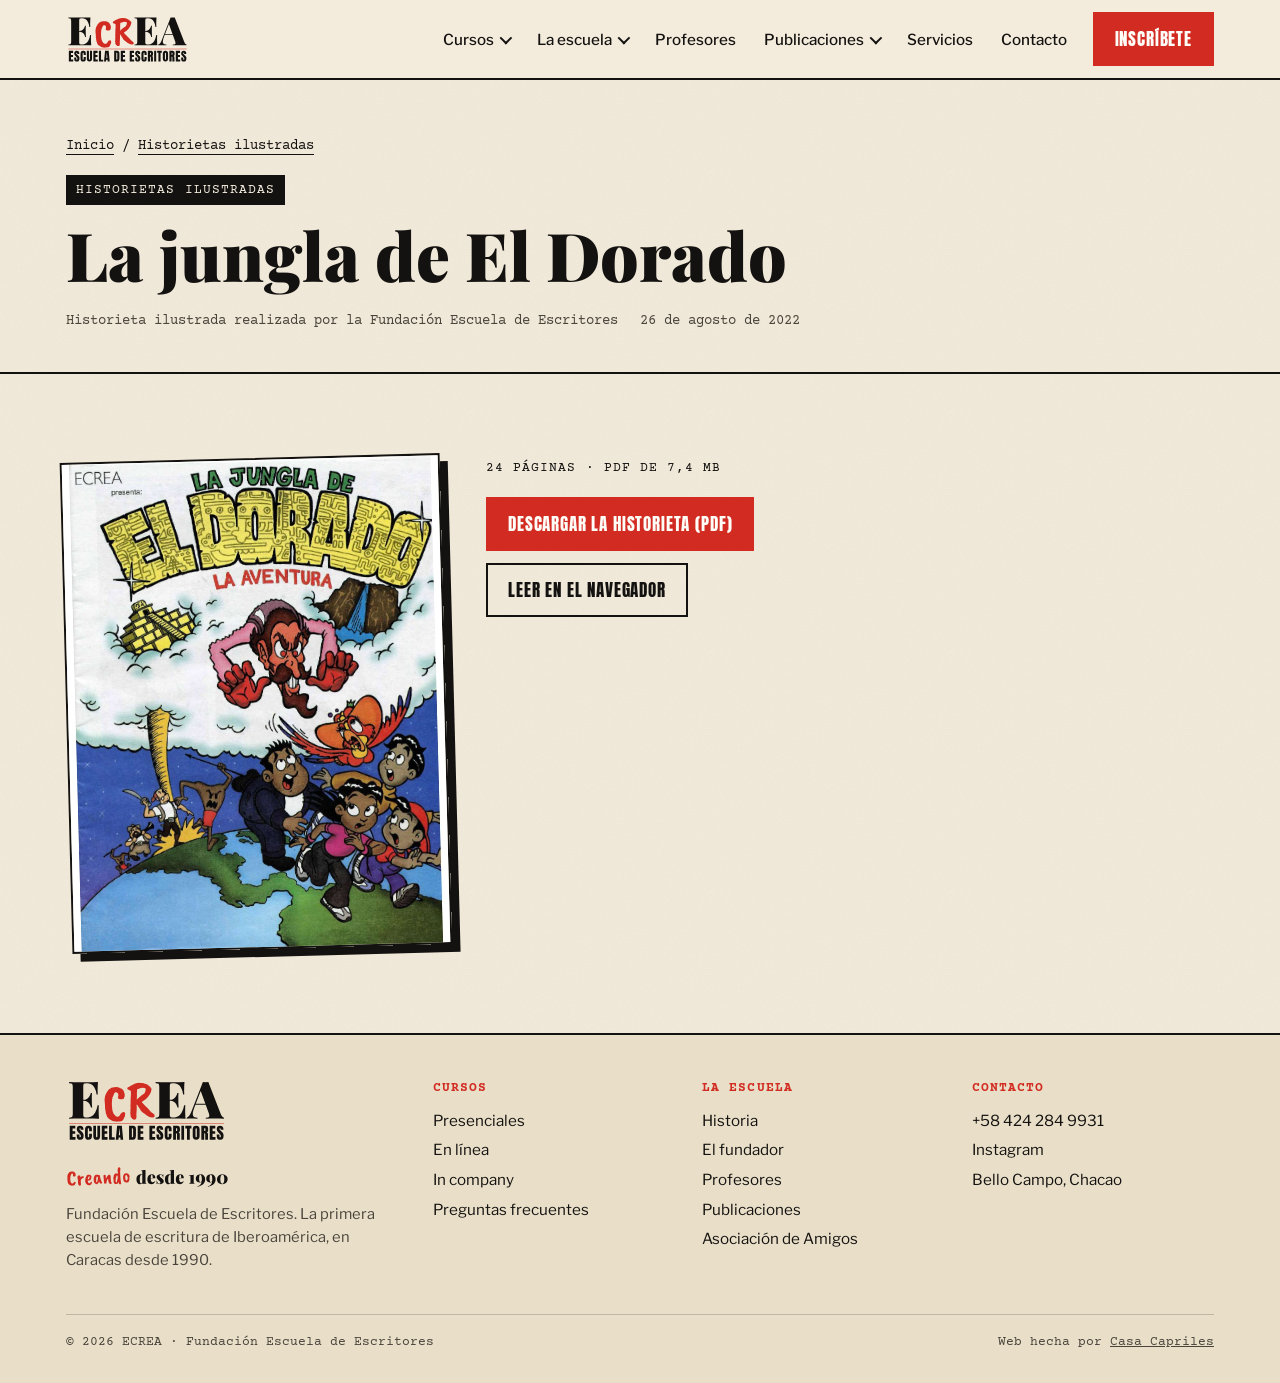
<file: la-jungla-de-el-dorado-2/index.html>
<!doctype html>
<html lang="es">
<head>
<meta charset="utf-8">
<meta name="viewport" content="width=device-width, initial-scale=1, viewport-fit=cover">
<meta name="description" content="La jungla de El Dorado: historieta ilustrada de la Fundación Escuela de Escritores ECREA.">
<meta property="og:title" content="ECREA · Escuela de Escritores">
<meta property="og:description" content="La primera escuela de escritura de Iberoamérica. Caracas, desde 1990.">
<meta property="og:url" content="https://ecrea.org/la-jungla-de-el-dorado-2/">
<meta property="og:type" content="website">
<link rel="icon" type="image/svg+xml" href="../assets/ecrea-isotipo-claro.svg">
<style>body{margin:0}img{max-width:100%}[hidden]{display:none!important}</style>
<title>La jungla de El Dorado · ECREA</title>
<link rel="preconnect" href="https://fonts.googleapis.com">
<link rel="preconnect" href="https://fonts.gstatic.com" crossorigin>
<link rel="stylesheet" href="https://fonts.googleapis.com/css2?family=Anton&family=Courier+Prime:wght@400;700&family=Libre+Franklin:wght@400;500;700&family=Playfair+Display:ital,wght@0,700;0,900;1,700;1,900&display=swap">
<link rel="stylesheet" href="../assets/estilo.css">
</head>
<body>


<svg width="0" height="0" style="position:absolute" aria-hidden="true">
  <defs>
    <symbol id="bolt" viewBox="0 0 60 120"><path d="M36 0 L4 66 L26 66 L14 120 L58 44 L34 44 L48 0 Z" fill="#D22B21"/></symbol>
    <symbol id="bird" viewBox="0 0 64 26"><path d="M0 14 C10 4 22 2 32 16 C42 2 54 4 64 12 C52 10 42 14 32 24 C22 12 12 10 0 14 Z" fill="currentColor"/></symbol>
  </defs>
</svg>

<header class="top">
  <div class="wrap">
    <a class="logo" href="../" aria-label="ECREA · Escuela de Escritores, inicio">
      <img src="../assets/ecrea-logo-principal.svg" alt="ECREA · Escuela de Escritores" width="124" height="49">
    </a>
    <button class="burger" type="button" aria-expanded="false" aria-controls="menu"><i aria-hidden="true"></i><span>Menú</span></button>
    <nav class="main" id="menu" aria-label="Principal">
      <div class="item"><button class="top-link" type="button" aria-expanded="false" aria-controls="dd-cursos">Cursos<span class="chev" aria-hidden="true"></span></button>
        <div class="drop" id="dd-cursos"><a href="../#cursos"><b>Presenciales</b><small>En Bello Campo, Chacao</small></a><a href="../#cursos"><b>En línea</b><small>Desde cualquier país</small></a><a href="../#servicios"><b>Para empresas</b><small>Talleres in company a la medida</small></a><a href="../#cursos"><b>Preguntas frecuentes</b><small>Inscripción, pagos y certificados</small></a><a class="all" href="../#cursos">Ver todos los cursos</a></div></div>
      <div class="item"><button class="top-link" type="button" aria-expanded="false" aria-controls="dd-escuela">La escuela<span class="chev" aria-hidden="true"></span></button>
        <div class="drop" id="dd-escuela"><a href="../la-escuela/"><b>Historia</b><small>Desde 1990, la primera de Iberoamérica</small></a><a href="../la-escuela/#fundador"><b>El fundador</b><small>Vicencio González</small></a><a href="../#apoyo"><b>Asociación de Amigos</b><small>Apoya a la escuela</small></a><a class="all" href="../la-escuela/">Conoce la escuela</a></div></div>
      <div class="item"><a class="top-link" href="../profesores/">Profesores</a></div>
      <div class="item"><button class="top-link" type="button" aria-expanded="false" aria-controls="dd-pubs">Publicaciones<span class="chev" aria-hidden="true"></span></button>
        <div class="drop" id="dd-pubs"><a href="../#publicaciones"><b>Artículos y entrevistas</b><small>Ensayos, crónicas y conversaciones</small></a><a href="../#publicaciones"><b>Libros</b><small>Ediciones de la escuela</small></a><a href="../#publicaciones"><b>Escritos de alumnos</b><small>Los mejores trabajos de nuestros talleres</small></a><a href="../category/historietas-ilustradas/"><b>Historietas ilustradas</b><small>Cómics para lectores jóvenes</small></a><a href="../#publicaciones"><b>Concursos y convenios</b></a><a class="all" href="../#publicaciones">Todas las publicaciones</a></div></div>
      <div class="item"><a class="top-link" href="../#servicios">Servicios</a></div>
      <div class="item"><a class="top-link" href="../#contacto">Contacto</a></div>
      <a class="btn red" href="../#cursos">Inscríbete</a>
    </nav>
  </div>
</header>

<main id="inicio">
  <article class="comic-page">
  <header class="article-hero">
    <div class="wrap">
      <div class="crumbs"><a href="../">Inicio</a> / <a href="../category/historietas-ilustradas/">Historietas ilustradas</a></div>
      <span class="cat label">Historietas ilustradas</span>
      <h1>La jungla de El Dorado</h1>
      <div class="byline"><span>Historieta ilustrada realizada por la Fundación Escuela de Escritores</span><span>26 de agosto de 2022</span></div>
    </div>
  </header>
  <section class="block">
    <div class="wrap comic-layout">
      <img class="cover-img" src="../assets/historietas/la-jungla-de-el-dorado.jpg" alt="Portada de La jungla de El Dorado" width="935" height="1210">
      <div class="dl"><p class="label" style="margin:0 0 6px">24 páginas · PDF de 7,4 MB</p><a class="btn red" href="../assets/historietas/la-jungla-de-el-dorado.pdf" download>Descargar la historieta (PDF)</a><a class="btn ghost" href="../assets/historietas/la-jungla-de-el-dorado.pdf" target="_blank" rel="noopener">Leer en el navegador</a></div>
    </div>
  </section>
  </article>
</main>

<footer>
  <div class="wrap">
    <div>
      <a class="logo" href="../" aria-label="ECREA · Escuela de Escritores, inicio"><img src="../assets/ecrea-logo-principal.svg" alt="ECREA · Escuela de Escritores" width="124" height="49"></a>
      <img class="lema" src="../assets/ecrea-lema-creando-desde-1990.svg" alt="Creando desde 1990" width="160" height="22">
      <p style="font-size:.92rem;max-width:34ch;color:var(--ink-soft)">Fundación Escuela de Escritores. La primera escuela de escritura de Iberoamérica, en Caracas desde 1990.</p>
    </div>
    <div><h5>Cursos</h5><ul><li><a href="../#cursos">Presenciales</a></li><li><a href="../#cursos">En línea</a></li><li><a href="../#servicios">In company</a></li><li><a href="../#cursos">Preguntas frecuentes</a></li></ul></div>
    <div><h5>La escuela</h5><ul><li><a href="../la-escuela/">Historia</a></li><li><a href="../la-escuela/#fundador">El fundador</a></li><li><a href="../profesores/">Profesores</a></li><li><a href="../#publicaciones">Publicaciones</a></li><li><a href="../#apoyo">Asociación de Amigos</a></li></ul></div>
    <div><h5>Contacto</h5><ul><li>+58 424 284 9931</li><li><a href="https://www.instagram.com/ecrea.caracas/" target="_blank" rel="noopener">Instagram</a></li><li>Bello Campo, Chacao</li></ul></div>
    <div class="legal"><span>© 2026 ECREA · Fundación Escuela de Escritores</span><span>Web hecha por <a href="https://casacapriles.com" target="_blank" rel="noopener" style="text-decoration:underline">Casa Capriles</a></span></div>
  </div>
</footer>

<script src="../assets/main.js"></script>

</body>
</html>
</file>
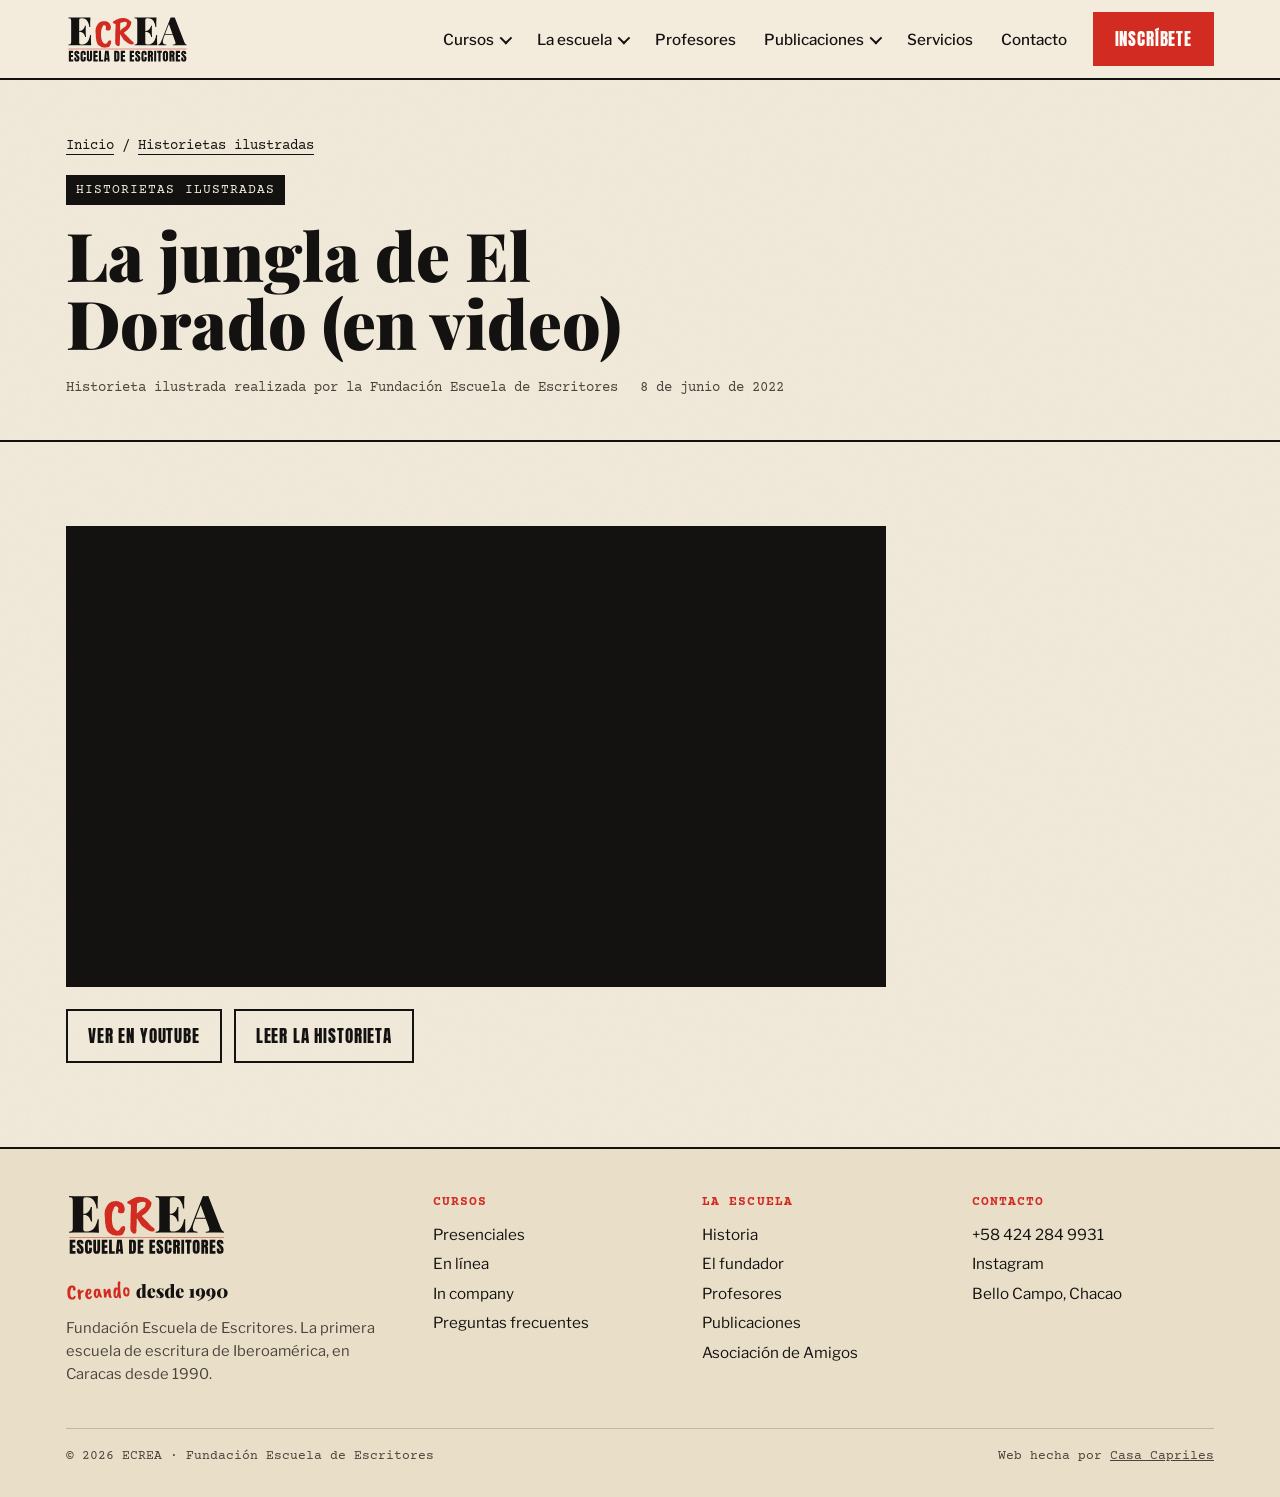
<file: la-jungla-de-el-dorado/index.html>
<!doctype html>
<html lang="es">
<head>
<meta charset="utf-8">
<meta name="viewport" content="width=device-width, initial-scale=1, viewport-fit=cover">
<meta name="description" content="La jungla de El Dorado (en video): historieta ilustrada de la Fundación Escuela de Escritores ECREA.">
<meta property="og:title" content="ECREA · Escuela de Escritores">
<meta property="og:description" content="La primera escuela de escritura de Iberoamérica. Caracas, desde 1990.">
<meta property="og:url" content="https://ecrea.org/la-jungla-de-el-dorado/">
<meta property="og:type" content="website">
<link rel="icon" type="image/svg+xml" href="../assets/ecrea-isotipo-claro.svg">
<style>body{margin:0}img{max-width:100%}[hidden]{display:none!important}</style>
<title>La jungla de El Dorado (en video) · ECREA</title>
<link rel="preconnect" href="https://fonts.googleapis.com">
<link rel="preconnect" href="https://fonts.gstatic.com" crossorigin>
<link rel="stylesheet" href="https://fonts.googleapis.com/css2?family=Anton&family=Courier+Prime:wght@400;700&family=Libre+Franklin:wght@400;500;700&family=Playfair+Display:ital,wght@0,700;0,900;1,700;1,900&display=swap">
<link rel="stylesheet" href="../assets/estilo.css">
</head>
<body>


<svg width="0" height="0" style="position:absolute" aria-hidden="true">
  <defs>
    <symbol id="bolt" viewBox="0 0 60 120"><path d="M36 0 L4 66 L26 66 L14 120 L58 44 L34 44 L48 0 Z" fill="#D22B21"/></symbol>
    <symbol id="bird" viewBox="0 0 64 26"><path d="M0 14 C10 4 22 2 32 16 C42 2 54 4 64 12 C52 10 42 14 32 24 C22 12 12 10 0 14 Z" fill="currentColor"/></symbol>
  </defs>
</svg>

<header class="top">
  <div class="wrap">
    <a class="logo" href="../" aria-label="ECREA · Escuela de Escritores, inicio">
      <img src="../assets/ecrea-logo-principal.svg" alt="ECREA · Escuela de Escritores" width="124" height="49">
    </a>
    <button class="burger" type="button" aria-expanded="false" aria-controls="menu"><i aria-hidden="true"></i><span>Menú</span></button>
    <nav class="main" id="menu" aria-label="Principal">
      <div class="item"><button class="top-link" type="button" aria-expanded="false" aria-controls="dd-cursos">Cursos<span class="chev" aria-hidden="true"></span></button>
        <div class="drop" id="dd-cursos"><a href="../#cursos"><b>Presenciales</b><small>En Bello Campo, Chacao</small></a><a href="../#cursos"><b>En línea</b><small>Desde cualquier país</small></a><a href="../#servicios"><b>Para empresas</b><small>Talleres in company a la medida</small></a><a href="../#cursos"><b>Preguntas frecuentes</b><small>Inscripción, pagos y certificados</small></a><a class="all" href="../#cursos">Ver todos los cursos</a></div></div>
      <div class="item"><button class="top-link" type="button" aria-expanded="false" aria-controls="dd-escuela">La escuela<span class="chev" aria-hidden="true"></span></button>
        <div class="drop" id="dd-escuela"><a href="../la-escuela/"><b>Historia</b><small>Desde 1990, la primera de Iberoamérica</small></a><a href="../la-escuela/#fundador"><b>El fundador</b><small>Vicencio González</small></a><a href="../#apoyo"><b>Asociación de Amigos</b><small>Apoya a la escuela</small></a><a class="all" href="../la-escuela/">Conoce la escuela</a></div></div>
      <div class="item"><a class="top-link" href="../profesores/">Profesores</a></div>
      <div class="item"><button class="top-link" type="button" aria-expanded="false" aria-controls="dd-pubs">Publicaciones<span class="chev" aria-hidden="true"></span></button>
        <div class="drop" id="dd-pubs"><a href="../#publicaciones"><b>Artículos y entrevistas</b><small>Ensayos, crónicas y conversaciones</small></a><a href="../#publicaciones"><b>Libros</b><small>Ediciones de la escuela</small></a><a href="../#publicaciones"><b>Escritos de alumnos</b><small>Los mejores trabajos de nuestros talleres</small></a><a href="../category/historietas-ilustradas/"><b>Historietas ilustradas</b><small>Cómics para lectores jóvenes</small></a><a href="../#publicaciones"><b>Concursos y convenios</b></a><a class="all" href="../#publicaciones">Todas las publicaciones</a></div></div>
      <div class="item"><a class="top-link" href="../#servicios">Servicios</a></div>
      <div class="item"><a class="top-link" href="../#contacto">Contacto</a></div>
      <a class="btn red" href="../#cursos">Inscríbete</a>
    </nav>
  </div>
</header>

<main id="inicio">
  <article class="comic-page">
  <header class="article-hero">
    <div class="wrap">
      <div class="crumbs"><a href="../">Inicio</a> / <a href="../category/historietas-ilustradas/">Historietas ilustradas</a></div>
      <span class="cat label">Historietas ilustradas</span>
      <h1>La jungla de El Dorado (en video)</h1>
      <div class="byline"><span>Historieta ilustrada realizada por la Fundación Escuela de Escritores</span><span>8 de junio de 2022</span></div>
    </div>
  </header>
  <section class="block">
    <div class="wrap">
      <div class="video"><iframe src="https://www.youtube-nocookie.com/embed/ngmTbL7W5nM" title="La jungla de El Dorado (en video)" loading="lazy" allow="accelerometer; encrypted-media; gyroscope; picture-in-picture; fullscreen" allowfullscreen></iframe></div>
      <div class="dl"><a class="btn ghost" href="https://www.youtube.com/watch?v=ngmTbL7W5nM" target="_blank" rel="noopener">Ver en YouTube</a><a class="btn ghost" href="../la-jungla-de-el-dorado-2/">Leer la historieta</a></div>
    </div>
  </section>
  </article>
</main>

<footer>
  <div class="wrap">
    <div>
      <a class="logo" href="../" aria-label="ECREA · Escuela de Escritores, inicio"><img src="../assets/ecrea-logo-principal.svg" alt="ECREA · Escuela de Escritores" width="124" height="49"></a>
      <img class="lema" src="../assets/ecrea-lema-creando-desde-1990.svg" alt="Creando desde 1990" width="160" height="22">
      <p style="font-size:.92rem;max-width:34ch;color:var(--ink-soft)">Fundación Escuela de Escritores. La primera escuela de escritura de Iberoamérica, en Caracas desde 1990.</p>
    </div>
    <div><h5>Cursos</h5><ul><li><a href="../#cursos">Presenciales</a></li><li><a href="../#cursos">En línea</a></li><li><a href="../#servicios">In company</a></li><li><a href="../#cursos">Preguntas frecuentes</a></li></ul></div>
    <div><h5>La escuela</h5><ul><li><a href="../la-escuela/">Historia</a></li><li><a href="../la-escuela/#fundador">El fundador</a></li><li><a href="../profesores/">Profesores</a></li><li><a href="../#publicaciones">Publicaciones</a></li><li><a href="../#apoyo">Asociación de Amigos</a></li></ul></div>
    <div><h5>Contacto</h5><ul><li>+58 424 284 9931</li><li><a href="https://www.instagram.com/ecrea.caracas/" target="_blank" rel="noopener">Instagram</a></li><li>Bello Campo, Chacao</li></ul></div>
    <div class="legal"><span>© 2026 ECREA · Fundación Escuela de Escritores</span><span>Web hecha por <a href="https://casacapriles.com" target="_blank" rel="noopener" style="text-decoration:underline">Casa Capriles</a></span></div>
  </div>
</footer>

<script src="../assets/main.js"></script>

</body>
</html>
</file>
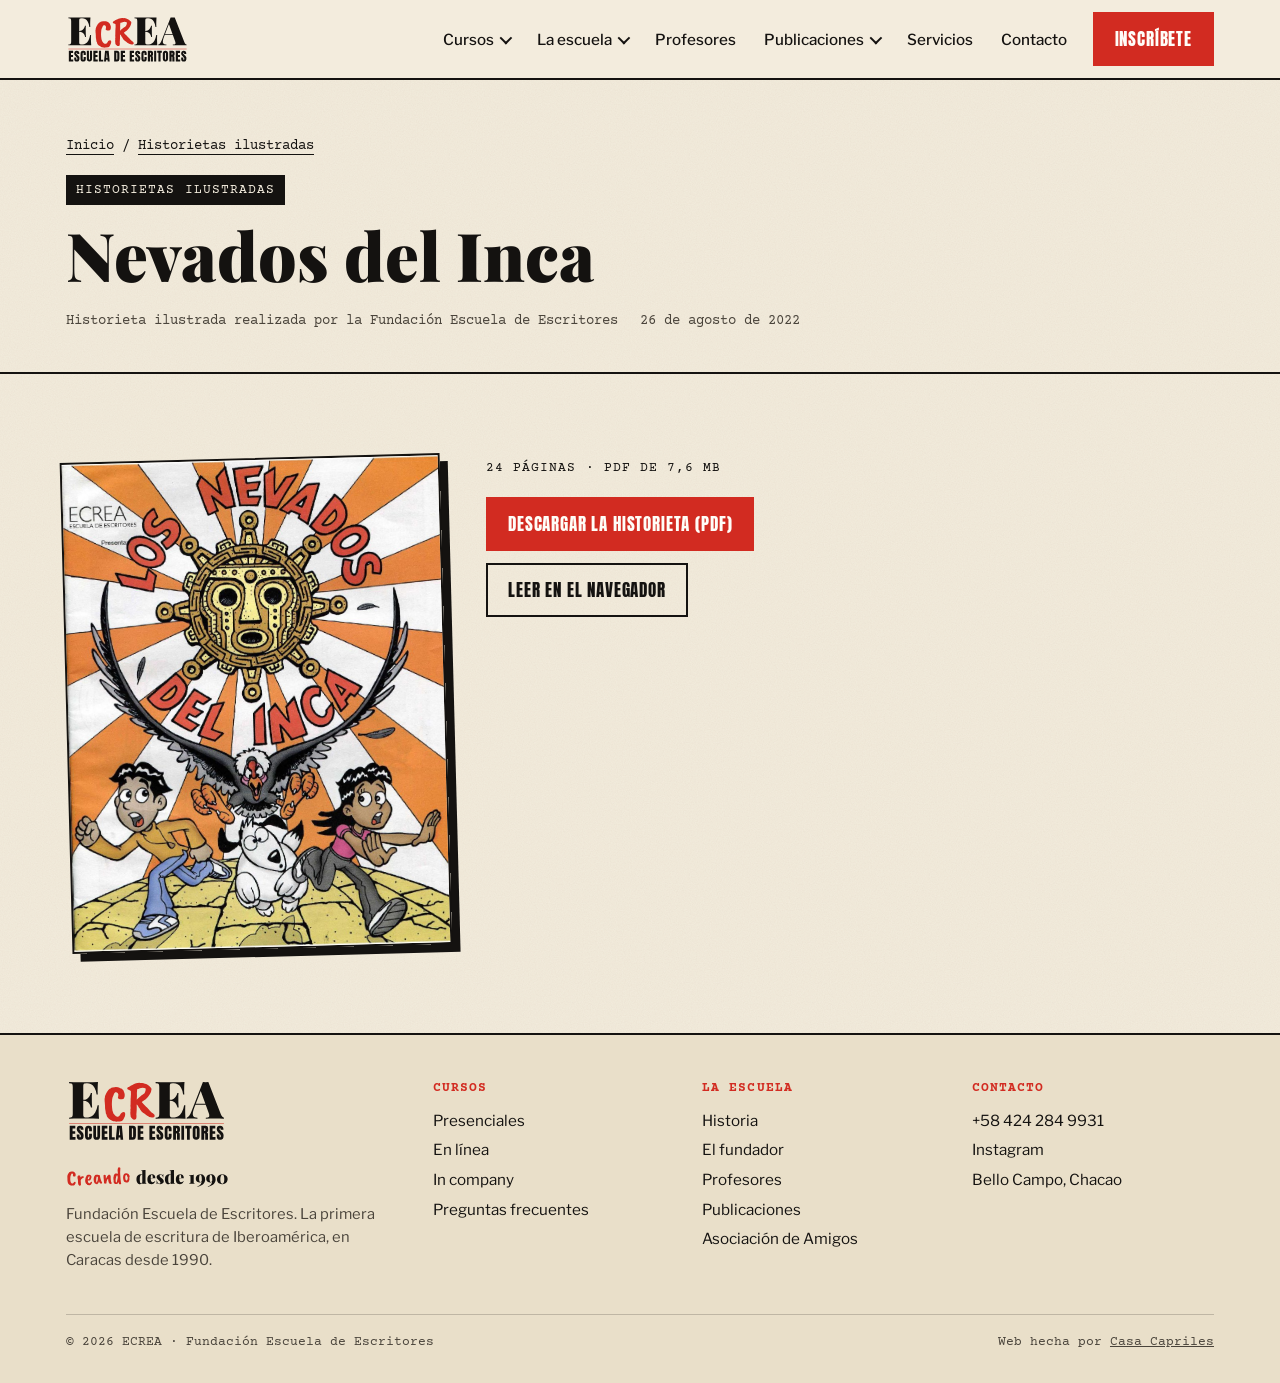
<file: nevados-del-inca/index.html>
<!doctype html>
<html lang="es">
<head>
<meta charset="utf-8">
<meta name="viewport" content="width=device-width, initial-scale=1, viewport-fit=cover">
<meta name="description" content="Nevados del Inca: historieta ilustrada de la Fundación Escuela de Escritores ECREA.">
<meta property="og:title" content="ECREA · Escuela de Escritores">
<meta property="og:description" content="La primera escuela de escritura de Iberoamérica. Caracas, desde 1990.">
<meta property="og:url" content="https://ecrea.org/nevados-del-inca/">
<meta property="og:type" content="website">
<link rel="icon" type="image/svg+xml" href="../assets/ecrea-isotipo-claro.svg">
<style>body{margin:0}img{max-width:100%}[hidden]{display:none!important}</style>
<title>Nevados del Inca · ECREA</title>
<link rel="preconnect" href="https://fonts.googleapis.com">
<link rel="preconnect" href="https://fonts.gstatic.com" crossorigin>
<link rel="stylesheet" href="https://fonts.googleapis.com/css2?family=Anton&family=Courier+Prime:wght@400;700&family=Libre+Franklin:wght@400;500;700&family=Playfair+Display:ital,wght@0,700;0,900;1,700;1,900&display=swap">
<link rel="stylesheet" href="../assets/estilo.css">
</head>
<body>


<svg width="0" height="0" style="position:absolute" aria-hidden="true">
  <defs>
    <symbol id="bolt" viewBox="0 0 60 120"><path d="M36 0 L4 66 L26 66 L14 120 L58 44 L34 44 L48 0 Z" fill="#D22B21"/></symbol>
    <symbol id="bird" viewBox="0 0 64 26"><path d="M0 14 C10 4 22 2 32 16 C42 2 54 4 64 12 C52 10 42 14 32 24 C22 12 12 10 0 14 Z" fill="currentColor"/></symbol>
  </defs>
</svg>

<header class="top">
  <div class="wrap">
    <a class="logo" href="../" aria-label="ECREA · Escuela de Escritores, inicio">
      <img src="../assets/ecrea-logo-principal.svg" alt="ECREA · Escuela de Escritores" width="124" height="49">
    </a>
    <button class="burger" type="button" aria-expanded="false" aria-controls="menu"><i aria-hidden="true"></i><span>Menú</span></button>
    <nav class="main" id="menu" aria-label="Principal">
      <div class="item"><button class="top-link" type="button" aria-expanded="false" aria-controls="dd-cursos">Cursos<span class="chev" aria-hidden="true"></span></button>
        <div class="drop" id="dd-cursos"><a href="../#cursos"><b>Presenciales</b><small>En Bello Campo, Chacao</small></a><a href="../#cursos"><b>En línea</b><small>Desde cualquier país</small></a><a href="../#servicios"><b>Para empresas</b><small>Talleres in company a la medida</small></a><a href="../#cursos"><b>Preguntas frecuentes</b><small>Inscripción, pagos y certificados</small></a><a class="all" href="../#cursos">Ver todos los cursos</a></div></div>
      <div class="item"><button class="top-link" type="button" aria-expanded="false" aria-controls="dd-escuela">La escuela<span class="chev" aria-hidden="true"></span></button>
        <div class="drop" id="dd-escuela"><a href="../la-escuela/"><b>Historia</b><small>Desde 1990, la primera de Iberoamérica</small></a><a href="../la-escuela/#fundador"><b>El fundador</b><small>Vicencio González</small></a><a href="../#apoyo"><b>Asociación de Amigos</b><small>Apoya a la escuela</small></a><a class="all" href="../la-escuela/">Conoce la escuela</a></div></div>
      <div class="item"><a class="top-link" href="../profesores/">Profesores</a></div>
      <div class="item"><button class="top-link" type="button" aria-expanded="false" aria-controls="dd-pubs">Publicaciones<span class="chev" aria-hidden="true"></span></button>
        <div class="drop" id="dd-pubs"><a href="../#publicaciones"><b>Artículos y entrevistas</b><small>Ensayos, crónicas y conversaciones</small></a><a href="../#publicaciones"><b>Libros</b><small>Ediciones de la escuela</small></a><a href="../#publicaciones"><b>Escritos de alumnos</b><small>Los mejores trabajos de nuestros talleres</small></a><a href="../category/historietas-ilustradas/"><b>Historietas ilustradas</b><small>Cómics para lectores jóvenes</small></a><a href="../#publicaciones"><b>Concursos y convenios</b></a><a class="all" href="../#publicaciones">Todas las publicaciones</a></div></div>
      <div class="item"><a class="top-link" href="../#servicios">Servicios</a></div>
      <div class="item"><a class="top-link" href="../#contacto">Contacto</a></div>
      <a class="btn red" href="../#cursos">Inscríbete</a>
    </nav>
  </div>
</header>

<main id="inicio">
  <article class="comic-page">
  <header class="article-hero">
    <div class="wrap">
      <div class="crumbs"><a href="../">Inicio</a> / <a href="../category/historietas-ilustradas/">Historietas ilustradas</a></div>
      <span class="cat label">Historietas ilustradas</span>
      <h1>Nevados del Inca</h1>
      <div class="byline"><span>Historieta ilustrada realizada por la Fundación Escuela de Escritores</span><span>26 de agosto de 2022</span></div>
    </div>
  </header>
  <section class="block">
    <div class="wrap comic-layout">
      <img class="cover-img" src="../assets/historietas/nevados-del-inca.jpg" alt="Portada de Nevados del Inca" width="935" height="1210">
      <div class="dl"><p class="label" style="margin:0 0 6px">24 páginas · PDF de 7,6 MB</p><a class="btn red" href="../assets/historietas/nevados-del-inca.pdf" download>Descargar la historieta (PDF)</a><a class="btn ghost" href="../assets/historietas/nevados-del-inca.pdf" target="_blank" rel="noopener">Leer en el navegador</a></div>
    </div>
  </section>
  </article>
</main>

<footer>
  <div class="wrap">
    <div>
      <a class="logo" href="../" aria-label="ECREA · Escuela de Escritores, inicio"><img src="../assets/ecrea-logo-principal.svg" alt="ECREA · Escuela de Escritores" width="124" height="49"></a>
      <img class="lema" src="../assets/ecrea-lema-creando-desde-1990.svg" alt="Creando desde 1990" width="160" height="22">
      <p style="font-size:.92rem;max-width:34ch;color:var(--ink-soft)">Fundación Escuela de Escritores. La primera escuela de escritura de Iberoamérica, en Caracas desde 1990.</p>
    </div>
    <div><h5>Cursos</h5><ul><li><a href="../#cursos">Presenciales</a></li><li><a href="../#cursos">En línea</a></li><li><a href="../#servicios">In company</a></li><li><a href="../#cursos">Preguntas frecuentes</a></li></ul></div>
    <div><h5>La escuela</h5><ul><li><a href="../la-escuela/">Historia</a></li><li><a href="../la-escuela/#fundador">El fundador</a></li><li><a href="../profesores/">Profesores</a></li><li><a href="../#publicaciones">Publicaciones</a></li><li><a href="../#apoyo">Asociación de Amigos</a></li></ul></div>
    <div><h5>Contacto</h5><ul><li>+58 424 284 9931</li><li><a href="https://www.instagram.com/ecrea.caracas/" target="_blank" rel="noopener">Instagram</a></li><li>Bello Campo, Chacao</li></ul></div>
    <div class="legal"><span>© 2026 ECREA · Fundación Escuela de Escritores</span><span>Web hecha por <a href="https://casacapriles.com" target="_blank" rel="noopener" style="text-decoration:underline">Casa Capriles</a></span></div>
  </div>
</footer>

<script src="../assets/main.js"></script>

</body>
</html>
</file>
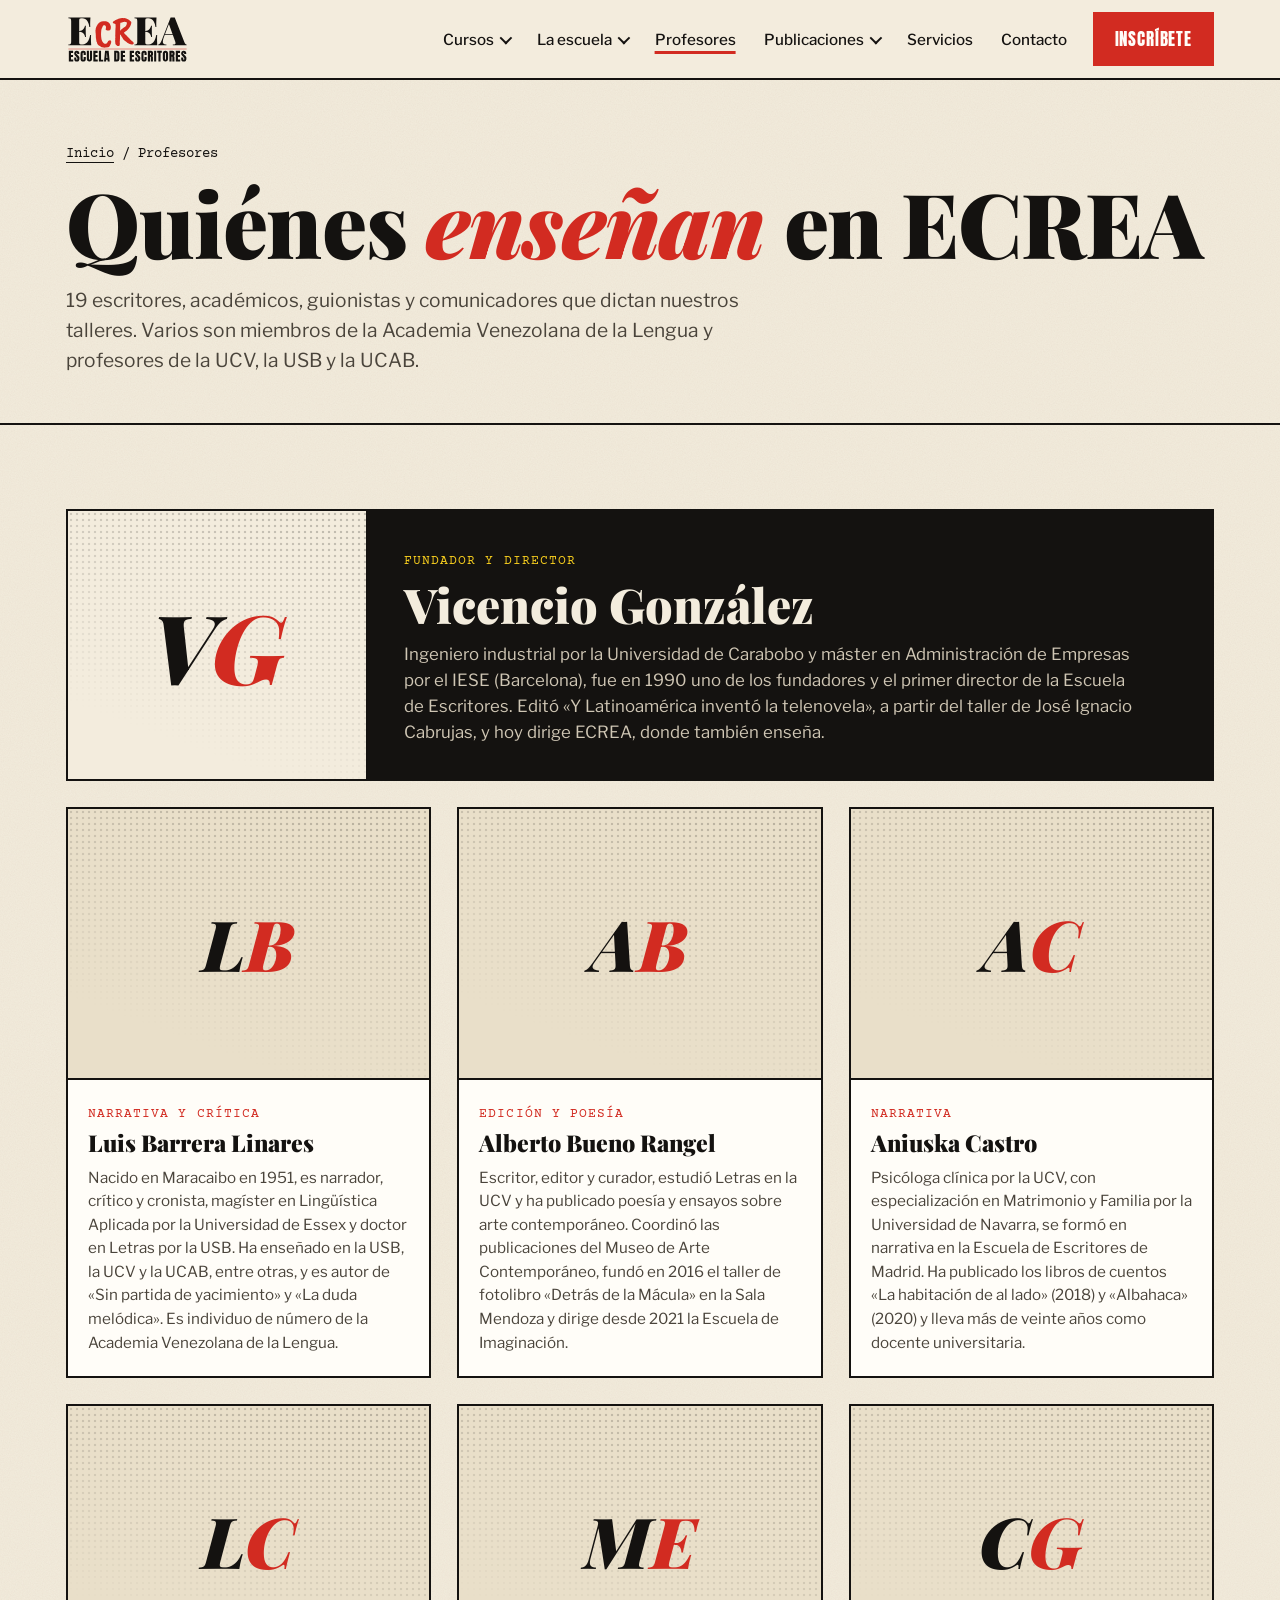
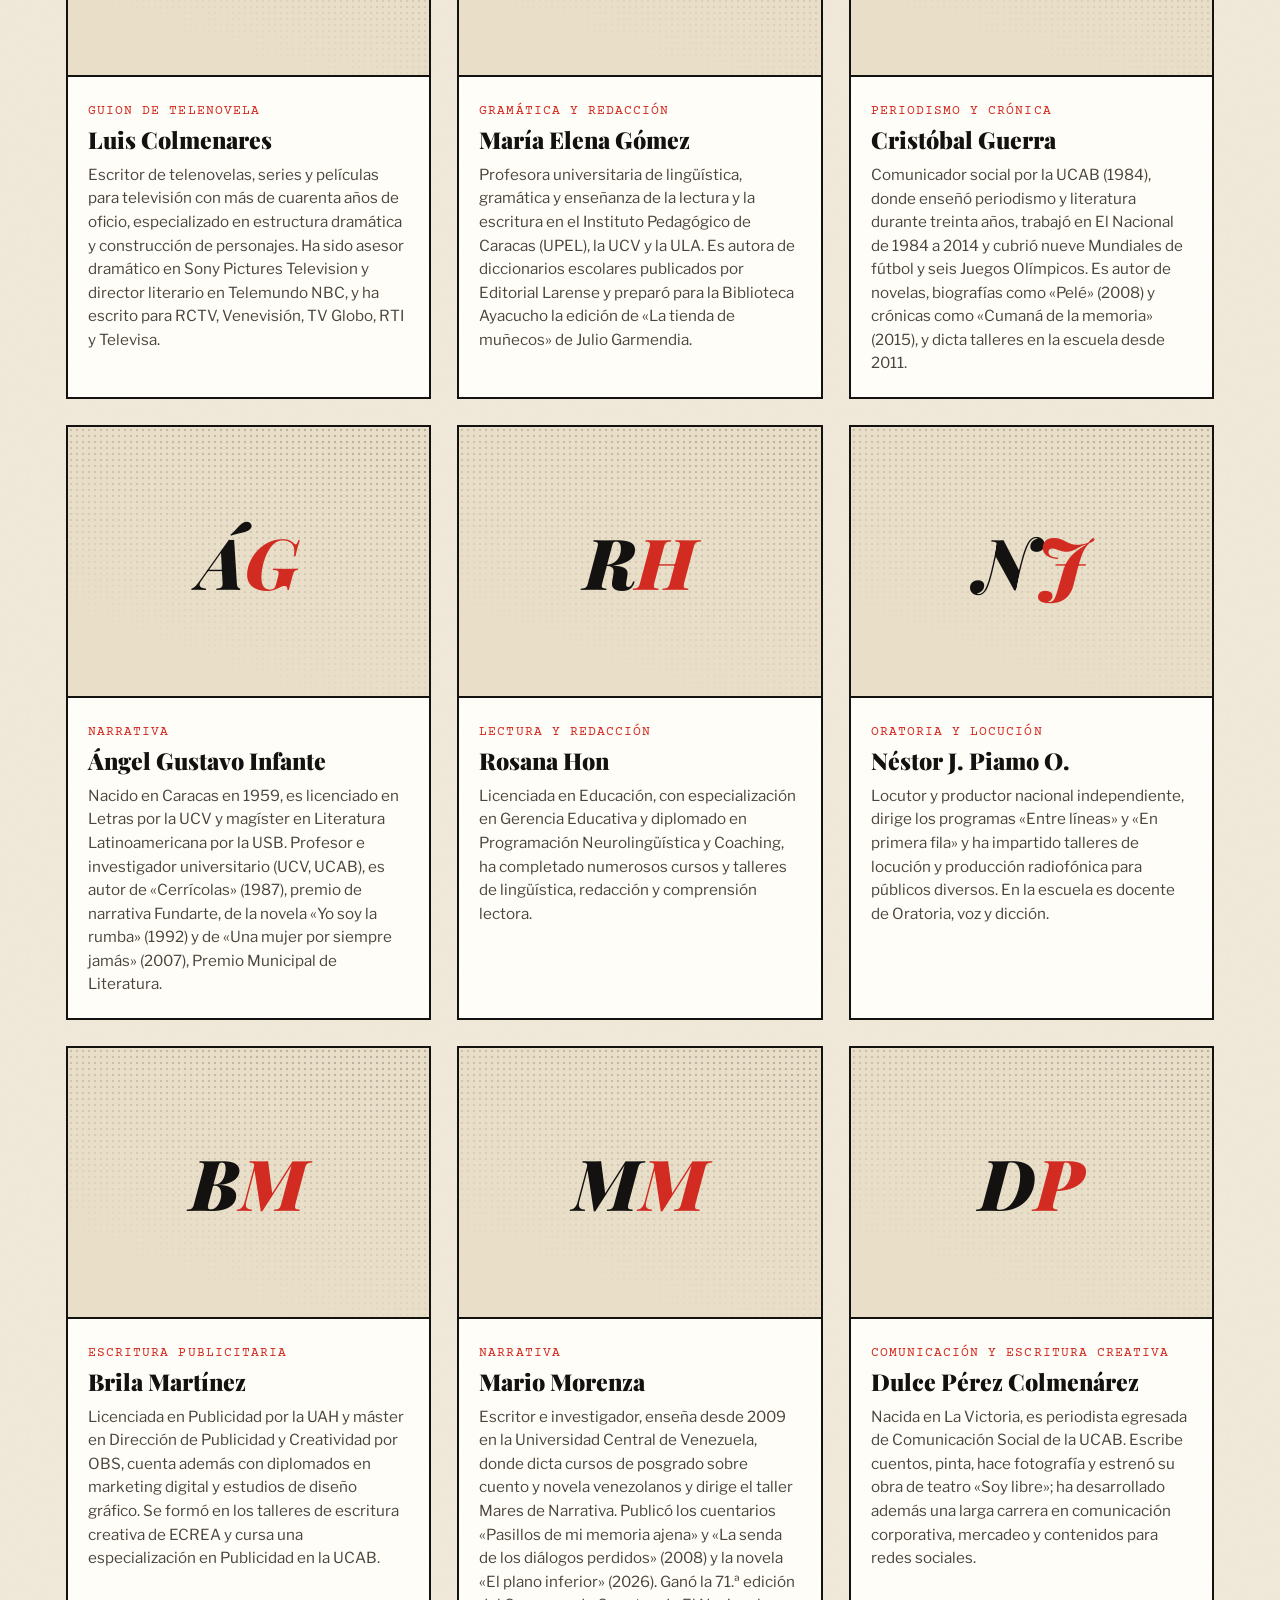
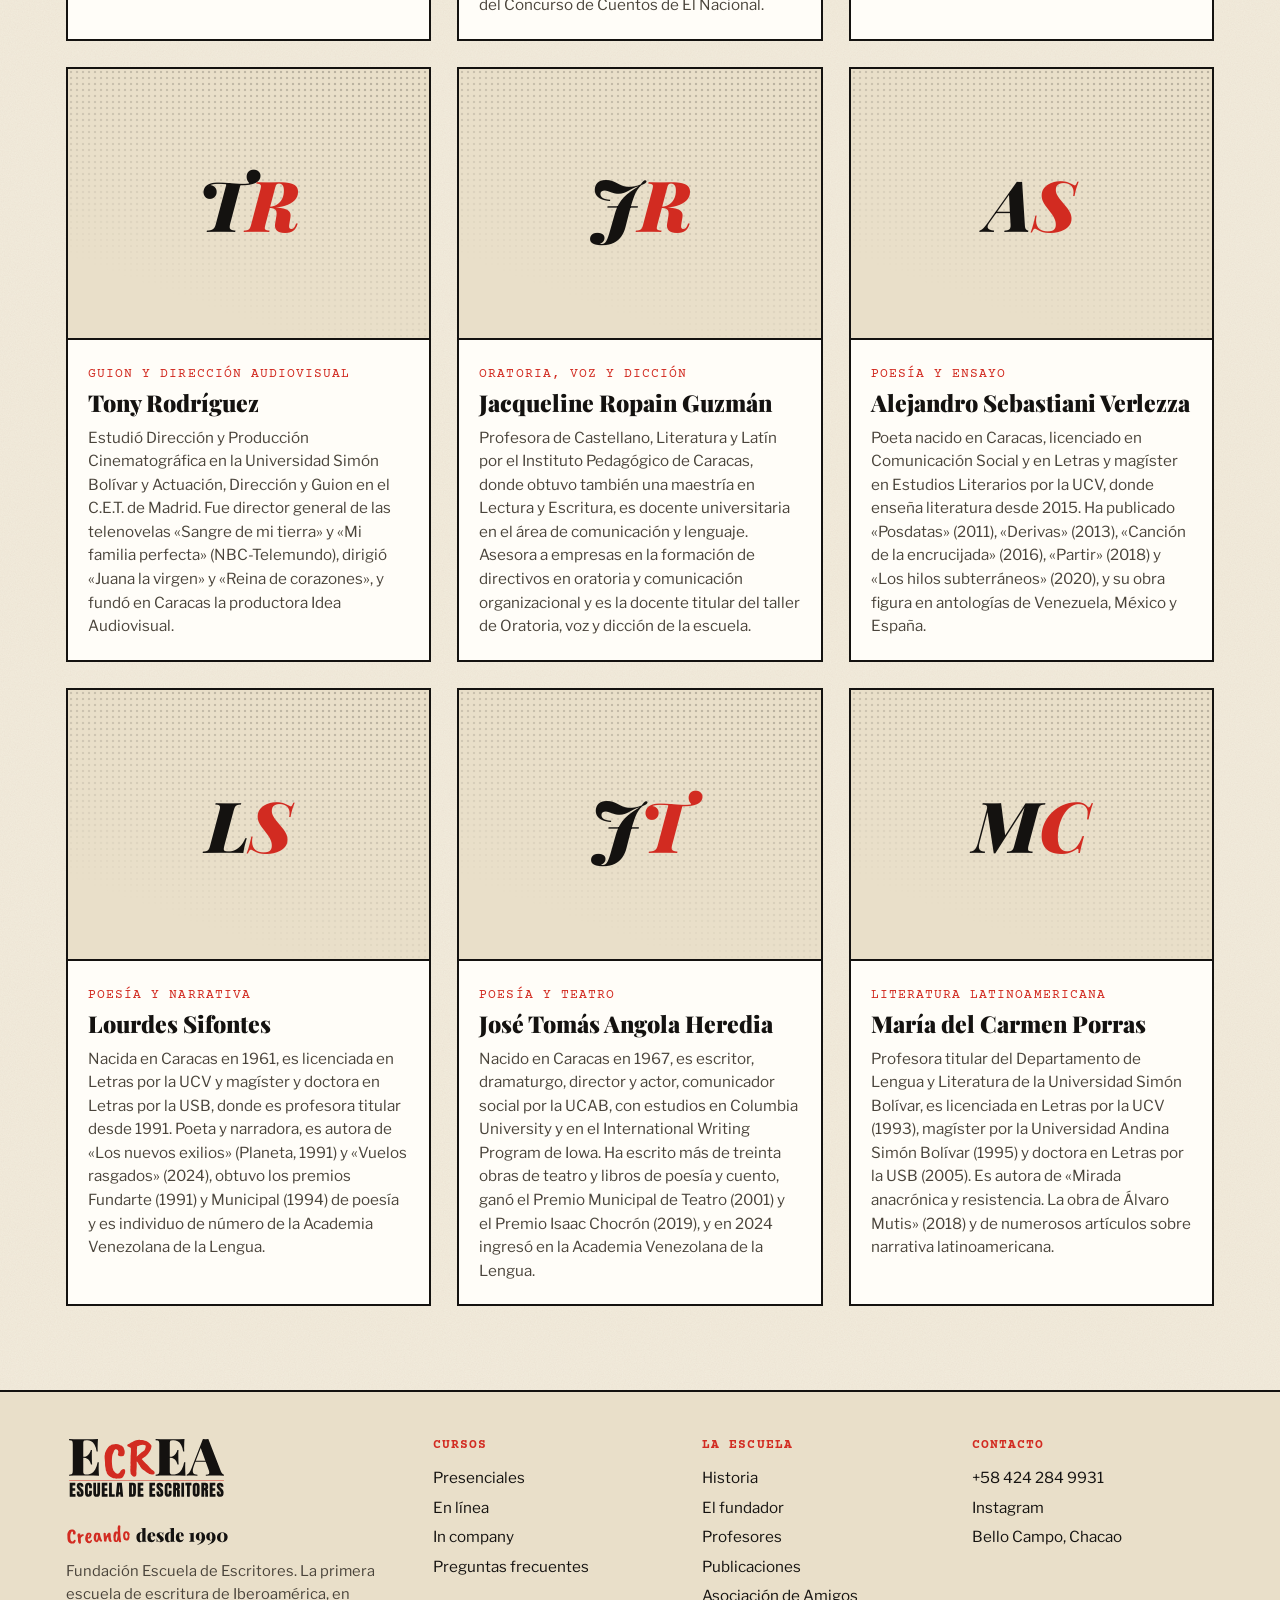
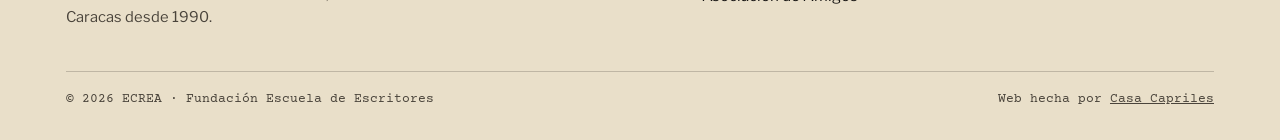
<file: profesores/index.html>
<!doctype html>
<html lang="es">
<head>
<meta charset="utf-8">
<meta name="viewport" content="width=device-width, initial-scale=1, viewport-fit=cover">
<meta name="description" content="Los profesores de ECREA: escritores, académicos, guionistas y comunicadores que enseñan en la primera escuela de escritura de Iberoamérica.">
<meta property="og:title" content="ECREA · Escuela de Escritores">
<meta property="og:description" content="La primera escuela de escritura de Iberoamérica. Caracas, desde 1990.">
<meta property="og:url" content="https://ecrea.org/profesores/">
<meta property="og:type" content="website">
<link rel="icon" type="image/svg+xml" href="../assets/ecrea-isotipo-claro.svg">
<style>body{margin:0}img{max-width:100%}[hidden]{display:none!important}</style>
<title>Profesores · ECREA · Escuela de Escritores</title>
<link rel="preconnect" href="https://fonts.googleapis.com">
<link rel="preconnect" href="https://fonts.gstatic.com" crossorigin>
<link rel="stylesheet" href="https://fonts.googleapis.com/css2?family=Anton&family=Courier+Prime:wght@400;700&family=Libre+Franklin:wght@400;500;700&family=Playfair+Display:ital,wght@0,700;0,900;1,700;1,900&display=swap">
<link rel="stylesheet" href="../assets/estilo.css">
</head>
<body>


<svg width="0" height="0" style="position:absolute" aria-hidden="true">
  <defs>
    <symbol id="bolt" viewBox="0 0 60 120"><path d="M36 0 L4 66 L26 66 L14 120 L58 44 L34 44 L48 0 Z" fill="#D22B21"/></symbol>
    <symbol id="bird" viewBox="0 0 64 26"><path d="M0 14 C10 4 22 2 32 16 C42 2 54 4 64 12 C52 10 42 14 32 24 C22 12 12 10 0 14 Z" fill="currentColor"/></symbol>
  </defs>
</svg>

<header class="top">
  <div class="wrap">
    <a class="logo" href="../" aria-label="ECREA · Escuela de Escritores, inicio">
      <img src="../assets/ecrea-logo-principal.svg" alt="ECREA · Escuela de Escritores" width="124" height="49">
    </a>
    <button class="burger" type="button" aria-expanded="false" aria-controls="menu"><i aria-hidden="true"></i><span>Menú</span></button>
    <nav class="main" id="menu" aria-label="Principal">
      <div class="item"><button class="top-link" type="button" aria-expanded="false" aria-controls="dd-cursos">Cursos<span class="chev" aria-hidden="true"></span></button>
        <div class="drop" id="dd-cursos"><a href="../#cursos"><b>Presenciales</b><small>En Bello Campo, Chacao</small></a><a href="../#cursos"><b>En línea</b><small>Desde cualquier país</small></a><a href="../#servicios"><b>Para empresas</b><small>Talleres in company a la medida</small></a><a href="../#cursos"><b>Preguntas frecuentes</b><small>Inscripción, pagos y certificados</small></a><a class="all" href="../#cursos">Ver todos los cursos</a></div></div>
      <div class="item"><button class="top-link" type="button" aria-expanded="false" aria-controls="dd-escuela">La escuela<span class="chev" aria-hidden="true"></span></button>
        <div class="drop" id="dd-escuela"><a href="../la-escuela/"><b>Historia</b><small>Desde 1990, la primera de Iberoamérica</small></a><a href="../la-escuela/#fundador"><b>El fundador</b><small>Vicencio González</small></a><a href="../#apoyo"><b>Asociación de Amigos</b><small>Apoya a la escuela</small></a><a class="all" href="../la-escuela/">Conoce la escuela</a></div></div>
      <div class="item"><a class="top-link" href="./" aria-current="page">Profesores</a></div>
      <div class="item"><button class="top-link" type="button" aria-expanded="false" aria-controls="dd-pubs">Publicaciones<span class="chev" aria-hidden="true"></span></button>
        <div class="drop" id="dd-pubs"><a href="../#publicaciones"><b>Artículos y entrevistas</b><small>Ensayos, crónicas y conversaciones</small></a><a href="../#publicaciones"><b>Libros</b><small>Ediciones de la escuela</small></a><a href="../#publicaciones"><b>Escritos de alumnos</b><small>Los mejores trabajos de nuestros talleres</small></a><a href="../category/historietas-ilustradas/"><b>Historietas ilustradas</b><small>Cómics para lectores jóvenes</small></a><a href="../#publicaciones"><b>Concursos y convenios</b></a><a class="all" href="../#publicaciones">Todas las publicaciones</a></div></div>
      <div class="item"><a class="top-link" href="../#servicios">Servicios</a></div>
      <div class="item"><a class="top-link" href="../#contacto">Contacto</a></div>
      <a class="btn red" href="../#cursos">Inscríbete</a>
    </nav>
  </div>
</header>

<main id="inicio">
  <section class="page-hero">
    <div class="wrap">
      <div class="crumbs"><a href="../">Inicio</a> / Profesores</div>
      <h1>Quiénes <em>enseñan</em> en ECREA</h1>
      <p>19 escritores, académicos, guionistas y comunicadores que dictan nuestros talleres. Varios son miembros de la Academia Venezolana de la Lengua y profesores de la UCV, la USB y la UCAB.</p>
    </div>
  </section>
  <section class="block">
    <div class="wrap">
      <div class="profs">
        <!-- PROFES -->
        <article class="prof lead" id="vicencio-gonzalez">
          <div class="pic"><span class="ini" aria-hidden="true">V<b>G</b></span></div>
          <div class="txt"><span class="label">Fundador y director</span><h3>Vicencio González</h3><p>Ingeniero industrial por la Universidad de Carabobo y máster en Administración de Empresas por el IESE (Barcelona), fue en 1990 uno de los fundadores y el primer director de la Escuela de Escritores. Editó «Y Latinoamérica inventó la telenovela», a partir del taller de José Ignacio Cabrujas, y hoy dirige ECREA, donde también enseña.</p></div>
        </article>
        <article class="prof" id="luis-barrera-linares">
          <div class="pic"><span class="ini" aria-hidden="true">L<b>B</b></span></div>
          <div class="txt"><span class="label">Narrativa y crítica</span><h3>Luis Barrera Linares</h3><p>Nacido en Maracaibo en 1951, es narrador, crítico y cronista, magíster en Lingüística Aplicada por la Universidad de Essex y doctor en Letras por la USB. Ha enseñado en la USB, la UCV y la UCAB, entre otras, y es autor de «Sin partida de yacimiento» y «La duda melódica». Es individuo de número de la Academia Venezolana de la Lengua.</p></div>
        </article>
        <article class="prof" id="alberto-bueno-rangel">
          <div class="pic"><span class="ini" aria-hidden="true">A<b>B</b></span></div>
          <div class="txt"><span class="label">Edición y poesía</span><h3>Alberto Bueno Rangel</h3><p>Escritor, editor y curador, estudió Letras en la UCV y ha publicado poesía y ensayos sobre arte contemporáneo. Coordinó las publicaciones del Museo de Arte Contemporáneo, fundó en 2016 el taller de fotolibro «Detrás de la Mácula» en la Sala Mendoza y dirige desde 2021 la Escuela de Imaginación.</p></div>
        </article>
        <article class="prof" id="aniuska-castro">
          <div class="pic"><span class="ini" aria-hidden="true">A<b>C</b></span></div>
          <div class="txt"><span class="label">Narrativa</span><h3>Aniuska Castro</h3><p>Psicóloga clínica por la UCV, con especialización en Matrimonio y Familia por la Universidad de Navarra, se formó en narrativa en la Escuela de Escritores de Madrid. Ha publicado los libros de cuentos «La habitación de al lado» (2018) y «Albahaca» (2020) y lleva más de veinte años como docente universitaria.</p></div>
        </article>
        <article class="prof" id="luis-colmenares">
          <div class="pic"><span class="ini" aria-hidden="true">L<b>C</b></span></div>
          <div class="txt"><span class="label">Guion de telenovela</span><h3>Luis Colmenares</h3><p>Escritor de telenovelas, series y películas para televisión con más de cuarenta años de oficio, especializado en estructura dramática y construcción de personajes. Ha sido asesor dramático en Sony Pictures Television y director literario en Telemundo NBC, y ha escrito para RCTV, Venevisión, TV Globo, RTI y Televisa.</p></div>
        </article>
        <article class="prof" id="maria-elena-gomez">
          <div class="pic"><span class="ini" aria-hidden="true">M<b>E</b></span></div>
          <div class="txt"><span class="label">Gramática y redacción</span><h3>María Elena Gómez</h3><p>Profesora universitaria de lingüística, gramática y enseñanza de la lectura y la escritura en el Instituto Pedagógico de Caracas (UPEL), la UCV y la ULA. Es autora de diccionarios escolares publicados por Editorial Larense y preparó para la Biblioteca Ayacucho la edición de «La tienda de muñecos» de Julio Garmendia.</p></div>
        </article>
        <article class="prof" id="cristobal-guerra">
          <div class="pic"><span class="ini" aria-hidden="true">C<b>G</b></span></div>
          <div class="txt"><span class="label">Periodismo y crónica</span><h3>Cristóbal Guerra</h3><p>Comunicador social por la UCAB (1984), donde enseñó periodismo y literatura durante treinta años, trabajó en El Nacional de 1984 a 2014 y cubrió nueve Mundiales de fútbol y seis Juegos Olímpicos. Es autor de novelas, biografías como «Pelé» (2008) y crónicas como «Cumaná de la memoria» (2015), y dicta talleres en la escuela desde 2011.</p></div>
        </article>
        <article class="prof" id="angel-gustavo-infante">
          <div class="pic"><span class="ini" aria-hidden="true">Á<b>G</b></span></div>
          <div class="txt"><span class="label">Narrativa</span><h3>Ángel Gustavo Infante</h3><p>Nacido en Caracas en 1959, es licenciado en Letras por la UCV y magíster en Literatura Latinoamericana por la USB. Profesor e investigador universitario (UCV, UCAB), es autor de «Cerrícolas» (1987), premio de narrativa Fundarte, de la novela «Yo soy la rumba» (1992) y de «Una mujer por siempre jamás» (2007), Premio Municipal de Literatura.</p></div>
        </article>
        <article class="prof" id="rosana-hon">
          <div class="pic"><span class="ini" aria-hidden="true">R<b>H</b></span></div>
          <div class="txt"><span class="label">Lectura y redacción</span><h3>Rosana Hon</h3><p>Licenciada en Educación, con especialización en Gerencia Educativa y diplomado en Programación Neurolingüística y Coaching, ha completado numerosos cursos y talleres de lingüística, redacción y comprensión lectora.</p></div>
        </article>
        <article class="prof" id="nestor-j-piamo-o">
          <div class="pic"><span class="ini" aria-hidden="true">N<b>J</b></span></div>
          <div class="txt"><span class="label">Oratoria y locución</span><h3>Néstor J. Piamo O.</h3><p>Locutor y productor nacional independiente, dirige los programas «Entre líneas» y «En primera fila» y ha impartido talleres de locución y producción radiofónica para públicos diversos. En la escuela es docente de Oratoria, voz y dicción.</p></div>
        </article>
        <article class="prof" id="brila-martinez">
          <div class="pic"><span class="ini" aria-hidden="true">B<b>M</b></span></div>
          <div class="txt"><span class="label">Escritura publicitaria</span><h3>Brila Martínez</h3><p>Licenciada en Publicidad por la UAH y máster en Dirección de Publicidad y Creatividad por OBS, cuenta además con diplomados en marketing digital y estudios de diseño gráfico. Se formó en los talleres de escritura creativa de ECREA y cursa una especialización en Publicidad en la UCAB.</p></div>
        </article>
        <article class="prof" id="mario-morenza">
          <div class="pic"><span class="ini" aria-hidden="true">M<b>M</b></span></div>
          <div class="txt"><span class="label">Narrativa</span><h3>Mario Morenza</h3><p>Escritor e investigador, enseña desde 2009 en la Universidad Central de Venezuela, donde dicta cursos de posgrado sobre cuento y novela venezolanos y dirige el taller Mares de Narrativa. Publicó los cuentarios «Pasillos de mi memoria ajena» y «La senda de los diálogos perdidos» (2008) y la novela «El plano inferior» (2026). Ganó la 71.ª edición del Concurso de Cuentos de El Nacional.</p></div>
        </article>
        <article class="prof" id="dulce-perez-colmenarez">
          <div class="pic"><span class="ini" aria-hidden="true">D<b>P</b></span></div>
          <div class="txt"><span class="label">Comunicación y escritura creativa</span><h3>Dulce Pérez Colmenárez</h3><p>Nacida en La Victoria, es periodista egresada de Comunicación Social de la UCAB. Escribe cuentos, pinta, hace fotografía y estrenó su obra de teatro «Soy libre»; ha desarrollado además una larga carrera en comunicación corporativa, mercadeo y contenidos para redes sociales.</p></div>
        </article>
        <article class="prof" id="tony-rodriguez">
          <div class="pic"><span class="ini" aria-hidden="true">T<b>R</b></span></div>
          <div class="txt"><span class="label">Guion y dirección audiovisual</span><h3>Tony Rodríguez</h3><p>Estudió Dirección y Producción Cinematográfica en la Universidad Simón Bolívar y Actuación, Dirección y Guion en el C.E.T. de Madrid. Fue director general de las telenovelas «Sangre de mi tierra» y «Mi familia perfecta» (NBC-Telemundo), dirigió «Juana la virgen» y «Reina de corazones», y fundó en Caracas la productora Idea Audiovisual.</p></div>
        </article>
        <article class="prof" id="jacqueline-ropain-guzman">
          <div class="pic"><span class="ini" aria-hidden="true">J<b>R</b></span></div>
          <div class="txt"><span class="label">Oratoria, voz y dicción</span><h3>Jacqueline Ropain Guzmán</h3><p>Profesora de Castellano, Literatura y Latín por el Instituto Pedagógico de Caracas, donde obtuvo también una maestría en Lectura y Escritura, es docente universitaria en el área de comunicación y lenguaje. Asesora a empresas en la formación de directivos en oratoria y comunicación organizacional y es la docente titular del taller de Oratoria, voz y dicción de la escuela.</p></div>
        </article>
        <article class="prof" id="alejandro-sebastiani-verlezza">
          <div class="pic"><span class="ini" aria-hidden="true">A<b>S</b></span></div>
          <div class="txt"><span class="label">Poesía y ensayo</span><h3>Alejandro Sebastiani Verlezza</h3><p>Poeta nacido en Caracas, licenciado en Comunicación Social y en Letras y magíster en Estudios Literarios por la UCV, donde enseña literatura desde 2015. Ha publicado «Posdatas» (2011), «Derivas» (2013), «Canción de la encrucijada» (2016), «Partir» (2018) y «Los hilos subterráneos» (2020), y su obra figura en antologías de Venezuela, México y España.</p></div>
        </article>
        <article class="prof" id="lourdes-sifontes">
          <div class="pic"><span class="ini" aria-hidden="true">L<b>S</b></span></div>
          <div class="txt"><span class="label">Poesía y narrativa</span><h3>Lourdes Sifontes</h3><p>Nacida en Caracas en 1961, es licenciada en Letras por la UCV y magíster y doctora en Letras por la USB, donde es profesora titular desde 1991. Poeta y narradora, es autora de «Los nuevos exilios» (Planeta, 1991) y «Vuelos rasgados» (2024), obtuvo los premios Fundarte (1991) y Municipal (1994) de poesía y es individuo de número de la Academia Venezolana de la Lengua.</p></div>
        </article>
        <article class="prof" id="jose-tomas-angola-heredia">
          <div class="pic"><span class="ini" aria-hidden="true">J<b>T</b></span></div>
          <div class="txt"><span class="label">Poesía y teatro</span><h3>José Tomás Angola Heredia</h3><p>Nacido en Caracas en 1967, es escritor, dramaturgo, director y actor, comunicador social por la UCAB, con estudios en Columbia University y en el International Writing Program de Iowa. Ha escrito más de treinta obras de teatro y libros de poesía y cuento, ganó el Premio Municipal de Teatro (2001) y el Premio Isaac Chocrón (2019), y en 2024 ingresó en la Academia Venezolana de la Lengua.</p></div>
        </article>
        <article class="prof" id="maria-del-carmen-porras">
          <div class="pic"><span class="ini" aria-hidden="true">M<b>C</b></span></div>
          <div class="txt"><span class="label">Literatura latinoamericana</span><h3>María del Carmen Porras</h3><p>Profesora titular del Departamento de Lengua y Literatura de la Universidad Simón Bolívar, es licenciada en Letras por la UCV (1993), magíster por la Universidad Andina Simón Bolívar (1995) y doctora en Letras por la USB (2005). Es autora de «Mirada anacrónica y resistencia. La obra de Álvaro Mutis» (2018) y de numerosos artículos sobre narrativa latinoamericana.</p></div>
        </article>
        <!-- /PROFES -->
      </div>
    </div>
  </section>
</main>

<footer>
  <div class="wrap">
    <div>
      <a class="logo" href="../" aria-label="ECREA · Escuela de Escritores, inicio"><img src="../assets/ecrea-logo-principal.svg" alt="ECREA · Escuela de Escritores" width="124" height="49"></a>
      <img class="lema" src="../assets/ecrea-lema-creando-desde-1990.svg" alt="Creando desde 1990" width="160" height="22">
      <p style="font-size:.92rem;max-width:34ch;color:var(--ink-soft)">Fundación Escuela de Escritores. La primera escuela de escritura de Iberoamérica, en Caracas desde 1990.</p>
    </div>
    <div><h5>Cursos</h5><ul><li><a href="../#cursos">Presenciales</a></li><li><a href="../#cursos">En línea</a></li><li><a href="../#servicios">In company</a></li><li><a href="../#cursos">Preguntas frecuentes</a></li></ul></div>
    <div><h5>La escuela</h5><ul><li><a href="../la-escuela/">Historia</a></li><li><a href="../la-escuela/#fundador">El fundador</a></li><li><a href="../profesores/">Profesores</a></li><li><a href="../#publicaciones">Publicaciones</a></li><li><a href="../#apoyo">Asociación de Amigos</a></li></ul></div>
    <div><h5>Contacto</h5><ul><li>+58 424 284 9931</li><li><a href="https://www.instagram.com/ecrea.caracas/" target="_blank" rel="noopener">Instagram</a></li><li>Bello Campo, Chacao</li></ul></div>
    <div class="legal"><span>© 2026 ECREA · Fundación Escuela de Escritores</span><span>Web hecha por <a href="https://casacapriles.com" target="_blank" rel="noopener" style="text-decoration:underline">Casa Capriles</a></span></div>
  </div>
</footer>

<script src="../assets/main.js"></script>

</body>
</html>
</file>
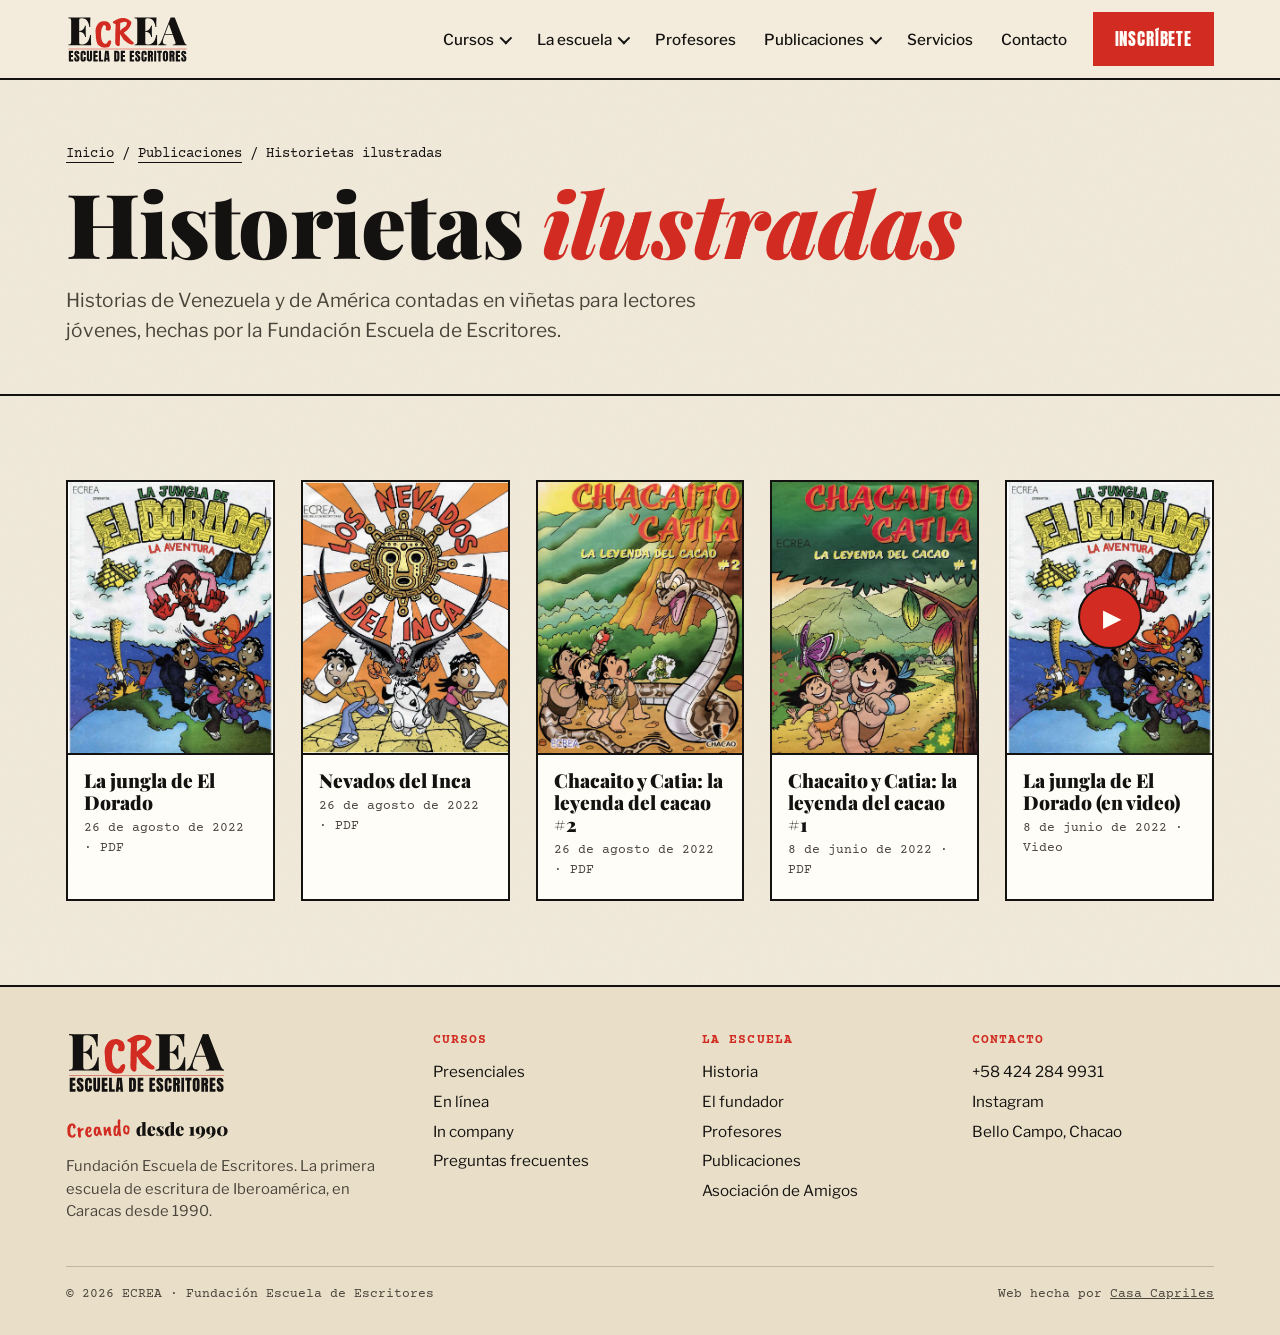
<file: category/historietas-ilustradas/index.html>
<!doctype html>
<html lang="es">
<head>
<meta charset="utf-8">
<meta name="viewport" content="width=device-width, initial-scale=1, viewport-fit=cover">
<meta name="description" content="Historietas ilustradas de la Fundación Escuela de Escritores ECREA: La jungla de El Dorado, Nevados del Inca y Chacaito y Catia.">
<meta property="og:title" content="ECREA · Escuela de Escritores">
<meta property="og:description" content="La primera escuela de escritura de Iberoamérica. Caracas, desde 1990.">
<meta property="og:url" content="https://ecrea.org/category/historietas-ilustradas/">
<meta property="og:type" content="website">
<link rel="icon" type="image/svg+xml" href="../../assets/ecrea-isotipo-claro.svg">
<style>body{margin:0}img{max-width:100%}[hidden]{display:none!important}</style>
<title>Historietas ilustradas · ECREA</title>
<link rel="preconnect" href="https://fonts.googleapis.com">
<link rel="preconnect" href="https://fonts.gstatic.com" crossorigin>
<link rel="stylesheet" href="https://fonts.googleapis.com/css2?family=Anton&family=Courier+Prime:wght@400;700&family=Libre+Franklin:wght@400;500;700&family=Playfair+Display:ital,wght@0,700;0,900;1,700;1,900&display=swap">
<link rel="stylesheet" href="../../assets/estilo.css">
</head>
<body>


<svg width="0" height="0" style="position:absolute" aria-hidden="true">
  <defs>
    <symbol id="bolt" viewBox="0 0 60 120"><path d="M36 0 L4 66 L26 66 L14 120 L58 44 L34 44 L48 0 Z" fill="#D22B21"/></symbol>
    <symbol id="bird" viewBox="0 0 64 26"><path d="M0 14 C10 4 22 2 32 16 C42 2 54 4 64 12 C52 10 42 14 32 24 C22 12 12 10 0 14 Z" fill="currentColor"/></symbol>
  </defs>
</svg>

<header class="top">
  <div class="wrap">
    <a class="logo" href="../../" aria-label="ECREA · Escuela de Escritores, inicio">
      <img src="../../assets/ecrea-logo-principal.svg" alt="ECREA · Escuela de Escritores" width="124" height="49">
    </a>
    <button class="burger" type="button" aria-expanded="false" aria-controls="menu"><i aria-hidden="true"></i><span>Menú</span></button>
    <nav class="main" id="menu" aria-label="Principal">
      <div class="item"><button class="top-link" type="button" aria-expanded="false" aria-controls="dd-cursos">Cursos<span class="chev" aria-hidden="true"></span></button>
        <div class="drop" id="dd-cursos"><a href="../../#cursos"><b>Presenciales</b><small>En Bello Campo, Chacao</small></a><a href="../../#cursos"><b>En línea</b><small>Desde cualquier país</small></a><a href="../../#servicios"><b>Para empresas</b><small>Talleres in company a la medida</small></a><a href="../../#cursos"><b>Preguntas frecuentes</b><small>Inscripción, pagos y certificados</small></a><a class="all" href="../../#cursos">Ver todos los cursos</a></div></div>
      <div class="item"><button class="top-link" type="button" aria-expanded="false" aria-controls="dd-escuela">La escuela<span class="chev" aria-hidden="true"></span></button>
        <div class="drop" id="dd-escuela"><a href="../../la-escuela/"><b>Historia</b><small>Desde 1990, la primera de Iberoamérica</small></a><a href="../../la-escuela/#fundador"><b>El fundador</b><small>Vicencio González</small></a><a href="../../#apoyo"><b>Asociación de Amigos</b><small>Apoya a la escuela</small></a><a class="all" href="../../la-escuela/">Conoce la escuela</a></div></div>
      <div class="item"><a class="top-link" href="../../profesores/">Profesores</a></div>
      <div class="item"><button class="top-link" type="button" aria-expanded="false" aria-controls="dd-pubs">Publicaciones<span class="chev" aria-hidden="true"></span></button>
        <div class="drop" id="dd-pubs"><a href="../../#publicaciones"><b>Artículos y entrevistas</b><small>Ensayos, crónicas y conversaciones</small></a><a href="../../#publicaciones"><b>Libros</b><small>Ediciones de la escuela</small></a><a href="../../#publicaciones"><b>Escritos de alumnos</b><small>Los mejores trabajos de nuestros talleres</small></a><a href="../../category/historietas-ilustradas/"><b>Historietas ilustradas</b><small>Cómics para lectores jóvenes</small></a><a href="../../#publicaciones"><b>Concursos y convenios</b></a><a class="all" href="../../#publicaciones">Todas las publicaciones</a></div></div>
      <div class="item"><a class="top-link" href="../../#servicios">Servicios</a></div>
      <div class="item"><a class="top-link" href="../../#contacto">Contacto</a></div>
      <a class="btn red" href="../../#cursos">Inscríbete</a>
    </nav>
  </div>
</header>

<main id="inicio">
  <section class="page-hero">
    <div class="wrap">
      <div class="crumbs"><a href="../../">Inicio</a> / <a href="../../#publicaciones">Publicaciones</a> / Historietas ilustradas</div>
      <h1>Historietas <em>ilustradas</em></h1>
      <p>Historias de Venezuela y de América contadas en viñetas para lectores jóvenes, hechas por la Fundación Escuela de Escritores.</p>
    </div>
  </section>
  <section class="block">
    <div class="wrap">
      <div class="comics">
        <a class="comic" href="../../la-jungla-de-el-dorado-2/"><span class="cover"><img src="../../assets/historietas/la-jungla-de-el-dorado.jpg" alt="" loading="lazy"></span><span class="meta"><b>La jungla de El Dorado</b><small>26 de agosto de 2022 · PDF</small></span></a>
        <a class="comic" href="../../nevados-del-inca/"><span class="cover"><img src="../../assets/historietas/nevados-del-inca.jpg" alt="" loading="lazy"></span><span class="meta"><b>Nevados del Inca</b><small>26 de agosto de 2022 · PDF</small></span></a>
        <a class="comic" href="../../chacaito-y-catia-la-leyenda-del-cacao-2/"><span class="cover"><img src="../../assets/historietas/chacaito-y-catia-2.jpg" alt="" loading="lazy"></span><span class="meta"><b>Chacaito y Catia: la leyenda del cacao #2</b><small>26 de agosto de 2022 · PDF</small></span></a>
        <a class="comic" href="../../chacaito-y-catia-la-leyenda-del-cacao-1/"><span class="cover"><img src="../../assets/historietas/chacaito-y-catia-1.jpg" alt="" loading="lazy"></span><span class="meta"><b>Chacaito y Catia: la leyenda del cacao #1</b><small>8 de junio de 2022 · PDF</small></span></a>
        <a class="comic" href="../../la-jungla-de-el-dorado/"><span class="cover video-cover"><img src="../../assets/historietas/la-jungla-de-el-dorado.jpg" alt="" loading="lazy"><i aria-hidden="true">▶</i></span><span class="meta"><b>La jungla de El Dorado (en video)</b><small>8 de junio de 2022 · Video</small></span></a>
      </div>
    </div>
  </section>
</main>

<footer>
  <div class="wrap">
    <div>
      <a class="logo" href="../../" aria-label="ECREA · Escuela de Escritores, inicio"><img src="../../assets/ecrea-logo-principal.svg" alt="ECREA · Escuela de Escritores" width="124" height="49"></a>
      <img class="lema" src="../../assets/ecrea-lema-creando-desde-1990.svg" alt="Creando desde 1990" width="160" height="22">
      <p style="font-size:.92rem;max-width:34ch;color:var(--ink-soft)">Fundación Escuela de Escritores. La primera escuela de escritura de Iberoamérica, en Caracas desde 1990.</p>
    </div>
    <div><h5>Cursos</h5><ul><li><a href="../../#cursos">Presenciales</a></li><li><a href="../../#cursos">En línea</a></li><li><a href="../../#servicios">In company</a></li><li><a href="../../#cursos">Preguntas frecuentes</a></li></ul></div>
    <div><h5>La escuela</h5><ul><li><a href="../../la-escuela/">Historia</a></li><li><a href="../../la-escuela/#fundador">El fundador</a></li><li><a href="../../profesores/">Profesores</a></li><li><a href="../../#publicaciones">Publicaciones</a></li><li><a href="../../#apoyo">Asociación de Amigos</a></li></ul></div>
    <div><h5>Contacto</h5><ul><li>+58 424 284 9931</li><li><a href="https://www.instagram.com/ecrea.caracas/" target="_blank" rel="noopener">Instagram</a></li><li>Bello Campo, Chacao</li></ul></div>
    <div class="legal"><span>© 2026 ECREA · Fundación Escuela de Escritores</span><span>Web hecha por <a href="https://casacapriles.com" target="_blank" rel="noopener" style="text-decoration:underline">Casa Capriles</a></span></div>
  </div>
</footer>

<script src="../../assets/main.js"></script>

</body>
</html>
</file>
<file: assets/estilo.css>
/* Layout: collage de papel rasgado sobre crema; bandas a sangre con contenido en columna de 1180px */
:root{
  --paper:#F3ECDD; --paper-2:#E9DFC9; --ink:#141210; --ink-soft:#4A443B;
  --red:#D22B21; --yellow:#F6CD1E; --blue:#1E4D8C; --white:#FFFDF8;
  --f-display:"Playfair Display", Georgia, "Times New Roman", serif;
  --f-cond:"Anton", "Oswald", Impact, "Arial Narrow", sans-serif;
  --f-body:"Libre Franklin", "Helvetica Neue", Arial, sans-serif;
  --f-type:"Courier Prime", "Courier New", monospace;
  --max:1180px;
  color-scheme:light;
}
*{box-sizing:border-box}
html{scroll-behavior:smooth}
body{
  background:var(--paper); color:var(--ink); font-family:var(--f-body); font-size:17px; line-height:1.55;
  background-image:url("data:image/svg+xml,%3Csvg xmlns='http://www.w3.org/2000/svg' width='240' height='240'%3E%3Cfilter id='n'%3E%3CfeTurbulence type='fractalNoise' baseFrequency='.85' numOctaves='3' stitchTiles='stitch'/%3E%3CfeColorMatrix values='0 0 0 0 .35 0 0 0 0 .28 0 0 0 0 .18 0 0 0 .09 0'/%3E%3C/filter%3E%3Crect width='100%25' height='100%25' filter='url(%23n)'/%3E%3C/svg%3E");
}
body::before{content:"";position:fixed;inset:0 0 auto;height:env(safe-area-inset-top,0px);z-index:10;background:var(--paper)}
a{color:inherit}
:focus-visible{outline:3px solid var(--blue);outline-offset:3px}
.wrap{max-width:var(--max);margin:0 auto;padding-left:max(16px,env(safe-area-inset-left,0px));padding-right:max(16px,env(safe-area-inset-right,0px))}
h1,h2,h3{text-wrap:balance;margin:0}
.label{font-family:var(--f-type);font-size:.82rem;letter-spacing:.08em;text-transform:uppercase}
.mark{background:linear-gradient(100deg,transparent 0 2%,var(--yellow) 2% 97%,transparent 97%);background-size:100% 62%;background-repeat:no-repeat;background-position:0 78%;padding:0 .08em}
.torn{position:relative}

/* ---------- Cabecera ---------- */
header.top{position:sticky;top:env(safe-area-inset-top,0px);z-index:20;background:var(--paper);border-bottom:2px solid var(--ink)}
.top .wrap{display:flex;align-items:center;justify-content:space-between;gap:20px;padding-block:12px}
.logo{display:inline-block;line-height:0;text-decoration:none}
.logo img{height:49px;width:auto;display:block}
footer .logo img{height:64px}
.lema{display:block;height:22px;width:auto;margin-top:16px}
nav.main{display:flex;gap:22px;flex-wrap:wrap;align-items:center}


.btn{display:inline-flex;align-items:center;gap:8px;font-family:var(--f-cond);font-size:1.05rem;letter-spacing:.05em;text-transform:uppercase;text-decoration:none;padding:12px 20px;border:2px solid var(--ink);background:var(--ink);color:var(--white);transition:transform .15s ease, box-shadow .15s ease}
.btn:hover{transform:translate(-2px,-2px);box-shadow:4px 4px 0 var(--red)}
.btn.ghost{background:transparent;color:var(--ink)}
.btn.red{background:var(--red);border-color:var(--red)}
.menu-toggle{display:none}


/* ---------- Hero ---------- */
.hero{position:relative;overflow:hidden;padding-block:56px 72px}
.hero .wrap{display:grid;grid-template-columns:1.25fr .9fr;gap:40px;align-items:center}
.hero-copy{position:relative;z-index:2;min-width:0}
.hero .kicker{display:inline-block;background:var(--ink);color:var(--paper);padding:6px 12px;margin-bottom:22px}
.hero h1{font-family:var(--f-display);font-weight:900;font-size:clamp(2.9rem,7.4vw,6.4rem);line-height:.92;letter-spacing:-.015em}
.hero h1 em{font-style:italic;color:var(--red)}
.hero h1 .cond{display:block;font-family:var(--f-cond);font-weight:400;font-size:.52em;letter-spacing:.02em;line-height:1.05;margin-top:.25em;text-transform:uppercase}
.hero p.lead{font-size:1.2rem;max-width:34ch;margin:26px 0 30px;color:var(--ink-soft)}
.hero .ctas{display:flex;gap:14px;flex-wrap:wrap}

.collage{position:relative;aspect-ratio:4/5;max-width:100%;min-width:0}
.sheet{position:absolute;box-shadow:0 10px 24px rgba(40,30,10,.18)}
.sheet.year{inset:6% 4% 18% 8%;background:var(--ink);color:var(--paper);transform:rotate(-3deg);display:flex;flex-direction:column;justify-content:flex-end;padding:8% 9% 13%;overflow:hidden}
.sheet.year::before{content:"";position:absolute;inset:0;background-image:radial-gradient(circle,rgba(243,236,221,.22) 1.2px,transparent 1.6px);background-size:7px 7px;mask-image:linear-gradient(160deg,#000 10%,transparent 70%);-webkit-mask-image:linear-gradient(160deg,#000 10%,transparent 70%)}
.sheet.year .big{position:relative;font-family:var(--f-cond);font-size:clamp(5rem,13vw,10.5rem);line-height:.82;letter-spacing:-.01em}
.sheet.year .cap{position:relative;font-family:var(--f-type);font-size:.85rem;max-width:26ch;margin-top:12px;color:var(--paper-2)}
.sheet.strip{left:-4%;right:20%;bottom:9%;height:15%;background:var(--yellow);transform:rotate(2.5deg);display:flex;align-items:center;padding:0 7%}
.sheet.strip span{font-family:var(--f-display);font-weight:900;font-style:italic;font-size:clamp(1.15rem,2.4vw,1.9rem)}
.sheet.note{right:0;top:0;width:44%;background:var(--white);transform:rotate(5deg);padding:14px 16px;font-family:var(--f-type);font-size:.8rem;line-height:1.35}
.sheet.note b{display:block;font-family:var(--f-cond);font-weight:400;font-size:1.25rem;color:var(--blue);letter-spacing:.03em;margin-bottom:4px}
.bolt{position:absolute;z-index:3;filter:drop-shadow(0 6px 10px rgba(120,20,10,.25))}
.bolt.b1{width:22%;left:-6%;top:22%;transform:rotate(-12deg)}
.bolt.b2{width:12%;right:6%;bottom:-2%;transform:rotate(18deg)}
.birds{position:absolute;z-index:3;right:-2%;top:42%;width:38%;color:var(--ink)}
.hero .birds-bg{position:absolute;left:44%;top:6%;width:120px;opacity:.75;z-index:1}

@media (max-width:860px){
  .hero .wrap{grid-template-columns:1fr}
  .collage{max-width:440px;width:100%;margin:10px auto 0}
}

/* ---------- Cifras ---------- */
.stats{background:var(--red);color:var(--white)}
.stats .wrap{display:grid;grid-template-columns:repeat(4,1fr);padding-block:30px}
.stat{padding:6px 22px;border-left:2px solid rgba(255,253,248,.35);min-width:0}
.stat:first-child{border-left:0;padding-left:0}
.stat .n{font-family:var(--f-cond);font-size:clamp(2.4rem,5vw,3.8rem);line-height:1;font-variant-numeric:tabular-nums}
.stat .t{font-size:.95rem;margin-top:6px;max-width:22ch}
@media (max-width:760px){
  .stats .wrap{grid-template-columns:1fr 1fr;row-gap:22px}
  .stat:nth-child(3){border-left:0;padding-left:0}
}

/* ---------- Secciones ---------- */
section.block{padding-block:84px}
.sec-head{display:flex;justify-content:space-between;align-items:end;gap:24px;flex-wrap:wrap;margin-bottom:40px}
.sec-head h2{font-family:var(--f-display);font-weight:900;font-size:clamp(2.2rem,4.6vw,3.6rem);line-height:1}
.sec-head .label{color:var(--red);display:block;margin-bottom:10px}
.sec-head a.more{font-family:var(--f-cond);text-transform:uppercase;letter-spacing:.05em;text-decoration:none;border-bottom:3px solid var(--red);padding-bottom:2px}

/* Cursos */
.courses{display:grid;grid-template-columns:repeat(3,1fr);gap:26px}
.course{background:var(--white);border:2px solid var(--ink);display:flex;flex-direction:column;min-width:0;transition:transform .18s ease, box-shadow .18s ease}
.course:hover{transform:translate(-3px,-3px);box-shadow:6px 6px 0 var(--ink)}
.course .band{height:118px;position:relative;overflow:hidden;border-bottom:2px solid var(--ink)}
.course:nth-child(1) .band{background:var(--blue)}
.course:nth-child(2) .band{background:var(--yellow)}
.course:nth-child(3) .band{background:var(--red)}
.course .band .glyph{position:absolute;right:14px;bottom:-22px;font-family:var(--f-display);font-weight:900;font-style:italic;font-size:8rem;line-height:1;color:rgba(255,253,248,.9)}
.course:nth-child(2) .band .glyph{color:var(--ink)}
.course .band .tag{position:absolute;left:16px;top:14px;background:var(--ink);color:var(--paper);padding:4px 9px}
.course .body{padding:20px 20px 22px;display:flex;flex-direction:column;gap:10px;flex:1}
.course h3{font-family:var(--f-display);font-weight:900;font-size:1.45rem;line-height:1.1}
.course .meta{font-family:var(--f-type);font-size:.85rem;color:var(--ink-soft);display:flex;flex-wrap:wrap;gap:4px 14px}
.course p{margin:0;font-size:.97rem}
.course .go{margin-top:auto;padding-top:8px;font-family:var(--f-cond);text-transform:uppercase;letter-spacing:.05em;text-decoration:none;color:var(--red)}
@media (max-width:900px){.courses{grid-template-columns:1fr}}

/* Historia */
.history{background:var(--ink);color:var(--paper);position:relative;overflow:hidden}
.history .sec-head h2{color:var(--paper)}
.history .sec-head .label{color:var(--yellow)}
.history .intro{font-family:var(--f-display);font-style:italic;font-weight:700;font-size:clamp(1.3rem,2.4vw,1.75rem);line-height:1.35;max-width:46ch;margin:0 0 56px}
.history .intro .mark{color:var(--ink)}
.timeline{list-style:none;margin:0;padding:0;display:grid;grid-template-columns:repeat(3,1fr);gap:0;border-top:2px solid rgba(243,236,221,.25)}
.timeline li{padding:26px 26px 30px 0;border-bottom:2px solid rgba(243,236,221,.15);min-width:0}
.timeline li:not(:nth-child(3n+1)){padding-left:26px;border-left:2px solid rgba(243,236,221,.15)}
.timeline .y{font-family:var(--f-cond);font-size:2.6rem;line-height:1;color:var(--yellow)}
.timeline li:nth-child(1) .y{color:var(--red)}
.timeline h3{font-family:var(--f-body);font-weight:700;font-size:1.08rem;margin:10px 0 6px}
.timeline p{margin:0;font-size:.95rem;color:#CFC6B4}
@media (max-width:900px){
  .timeline{grid-template-columns:1fr}
  .timeline li,.timeline li:not(:nth-child(3n+1)){padding:22px 0;border-left:0}
}

/* Maestros */
.masters{padding-block:84px;position:relative;overflow:hidden}
.masters .wrap{position:relative}
.names{display:flex;flex-wrap:wrap;gap:6px 22px;align-items:baseline;margin-top:8px}
.names span{font-family:var(--f-display);font-weight:900;line-height:1.05}
.names span:nth-child(3n){font-family:var(--f-cond);font-weight:400;text-transform:uppercase;letter-spacing:.01em}
.names span:nth-child(4n+1){font-style:italic}
.names .s1{font-size:clamp(2.2rem,5.4vw,4.4rem)}
.names .s2{font-size:clamp(1.6rem,3.6vw,2.9rem)}
.names .s3{font-size:clamp(1.2rem,2.4vw,1.9rem);color:var(--ink-soft)}
.names .hi{color:var(--red)}
.names .bl{color:var(--blue)}
.masters .foot{margin-top:32px;max-width:60ch;color:var(--ink-soft)}

/* Publicaciones */
.pubs{display:grid;grid-template-columns:1.3fr 1fr;gap:28px}
.feature{position:relative;background:var(--yellow);border:2px solid var(--ink);padding:34px;display:flex;flex-direction:column;gap:14px;min-width:0}
.feature .label{color:var(--ink)}
.feature h3{font-family:var(--f-display);font-weight:900;font-size:clamp(1.9rem,3.6vw,2.9rem);line-height:1.02}
.feature p{margin:0;max-width:52ch}
.feature .by{font-family:var(--f-type);font-size:.9rem}
.feature .stamp{position:absolute;right:22px;top:-18px;transform:rotate(8deg);background:var(--red);color:var(--white);font-family:var(--f-cond);letter-spacing:.06em;padding:8px 12px;font-size:.95rem}
.list{display:flex;flex-direction:column;border-top:2px solid var(--ink);min-width:0}
.list a{display:grid;grid-template-columns:auto 1fr;gap:4px 16px;padding:18px 0;border-bottom:2px solid var(--ink);text-decoration:none}
.list a:hover h4{color:var(--red)}
.list .cat{grid-column:1/-1;font-family:var(--f-type);font-size:.78rem;letter-spacing:.06em;text-transform:uppercase;color:var(--blue)}
.list h4{grid-column:1/-1;margin:0;font-family:var(--f-display);font-weight:700;font-size:1.25rem;line-height:1.2}
.cats{display:flex;flex-wrap:wrap;gap:8px;margin-top:20px}
.cats a{font-family:var(--f-type);font-size:.82rem;text-decoration:none;border:1.5px solid var(--ink);padding:5px 10px;background:var(--white)}
.cats a:hover{background:var(--ink);color:var(--paper)}
@media (max-width:900px){.pubs{grid-template-columns:1fr}}

/* Servicios */
.services{display:grid;grid-template-columns:repeat(3,1fr);gap:0;border:2px solid var(--ink);background:var(--white)}
.svc{padding:28px;min-width:0}
.svc + .svc{border-left:2px solid var(--ink)}
.svc .label{color:var(--red)}
.svc h3{font-family:var(--f-cond);font-weight:400;font-size:1.9rem;letter-spacing:.01em;text-transform:uppercase;margin:8px 0 8px;line-height:1.05}
.svc p{margin:0;font-size:.97rem;color:var(--ink-soft)}
@media (max-width:900px){.services{grid-template-columns:1fr}.svc + .svc{border-left:0;border-top:2px solid var(--ink)}}

/* Sede + Contacto */
.visit{background:var(--blue);color:var(--white)}
.visit .wrap{display:grid;grid-template-columns:1.1fr 1fr;gap:48px;padding-block:80px;align-items:center}
.visit h2{font-family:var(--f-display);font-weight:900;font-size:clamp(2.2rem,4.6vw,3.6rem);line-height:1}
.visit h2 em{color:var(--yellow)}
.visit .addr{font-size:1.1rem;margin:20px 0 0;max-width:40ch}
.card-contact{background:var(--paper);color:var(--ink);padding:28px;transform:rotate(-1.5deg);box-shadow:0 14px 30px rgba(0,0,0,.25);min-width:0}
.card-contact dl{margin:0;display:grid;grid-template-columns:auto 1fr;gap:12px 18px}
.card-contact dt{font-family:var(--f-type);font-size:.8rem;text-transform:uppercase;letter-spacing:.07em;color:var(--ink-soft);padding-top:3px}
.card-contact dd{margin:0;font-weight:700;overflow-wrap:anywhere}
.card-contact .btn{margin-top:22px}
@media (max-width:860px){.visit .wrap{grid-template-columns:1fr}}

/* Apoyo */
.support .wrap{display:flex;gap:30px;align-items:center;justify-content:space-between;flex-wrap:wrap;padding-block:56px}
.support p{font-family:var(--f-display);font-weight:900;font-size:clamp(1.5rem,3vw,2.2rem);line-height:1.15;margin:0;max-width:30ch}

footer{border-top:2px solid var(--ink);background:var(--paper-2)}
footer .wrap{display:grid;grid-template-columns:1.4fr 1fr 1fr 1fr;gap:28px;padding-block:44px 30px}
footer h5{font-family:var(--f-type);text-transform:uppercase;letter-spacing:.08em;font-size:.8rem;margin:0 0 10px;color:var(--red)}
footer ul{list-style:none;margin:0;padding:0;display:flex;flex-direction:column;gap:6px;font-size:.95rem}
footer a{text-decoration:none}
footer a:hover{text-decoration:underline}
footer .legal{grid-column:1/-1;border-top:1px solid rgba(20,18,16,.2);padding-top:18px;font-family:var(--f-type);font-size:.8rem;color:var(--ink-soft);display:flex;justify-content:space-between;gap:12px;flex-wrap:wrap}
@media (max-width:860px){footer .wrap{grid-template-columns:1fr 1fr}}

/* Entrada de la portada */
@media (prefers-reduced-motion:no-preference){
  .hero h1,.hero p.lead,.hero .ctas{animation:rise .7s cubic-bezier(.2,.7,.2,1) both}
  .hero p.lead{animation-delay:.08s}.hero .ctas{animation-delay:.14s}
  .sheet,.bolt,.birds{animation:drop .8s cubic-bezier(.2,.8,.2,1) both}
  .sheet.strip{animation-delay:.15s}.sheet.note{animation-delay:.25s}.bolt{animation-delay:.35s}.birds{animation-delay:.45s}
  @keyframes rise{from{transform:translateY(14px)}to{transform:none}}
  @keyframes drop{from{translate:0 -10px;scale:1.03}to{translate:0 0;scale:1}}
}

/* ---------- Fundador ---------- */
.founder{display:grid;grid-template-columns:minmax(0,300px) 1fr;gap:44px;align-items:center;margin-top:64px;padding-top:56px;border-top:2px solid rgba(243,236,221,.25)}
.portrait{position:relative;aspect-ratio:4/5;max-width:100%;background:var(--paper);color:var(--ink);transform:rotate(-2.5deg);display:flex;align-items:center;justify-content:center;overflow:hidden}
.portrait::before{content:"";position:absolute;inset:0;background-image:radial-gradient(circle,rgba(20,18,16,.28) 1.3px,transparent 1.7px);background-size:7px 7px;-webkit-mask-image:linear-gradient(200deg,#000 15%,transparent 75%);mask-image:linear-gradient(200deg,#000 15%,transparent 75%)}
.portrait img{position:absolute;inset:0;width:100%;height:100%;object-fit:cover;filter:grayscale(1) contrast(1.1)}
.portrait .ini{position:relative;font-family:var(--f-display);font-weight:900;font-style:italic;font-size:6.5rem;line-height:1}
.portrait .ini b{color:var(--red);font-weight:900}
.portrait .tape{position:absolute;left:50%;top:-10px;width:110px;height:30px;margin-left:-55px;background:var(--yellow);opacity:.92;transform:rotate(3deg)}
.founder .role{display:inline-block;background:var(--red);color:var(--white);padding:5px 10px}
.founder h3{font-family:var(--f-display);font-weight:900;font-size:clamp(2.2rem,4.4vw,3.4rem);line-height:1;margin:14px 0 16px;color:var(--paper)}
.founder p{margin:0 0 14px;max-width:58ch;color:#CFC6B4;font-size:1.05rem}
.founder p strong{color:var(--paper)}
.founder .go{display:inline-block;margin-top:8px;font-family:var(--f-cond);text-transform:uppercase;letter-spacing:.05em;text-decoration:none;color:var(--yellow);border-bottom:3px solid var(--yellow);padding-bottom:2px}
@media (max-width:760px){.founder{grid-template-columns:1fr;gap:30px}.portrait{max-width:260px}}

/* ---------- Páginas internas ---------- */
.page-hero{padding-block:64px 48px;border-bottom:2px solid var(--ink)}
.page-hero h1{font-family:var(--f-display);font-weight:900;font-size:clamp(2.8rem,7vw,5.6rem);line-height:.95;letter-spacing:-.01em;margin-top:14px}
.page-hero h1 em{color:var(--red)}
.page-hero p{font-size:1.2rem;max-width:52ch;color:var(--ink-soft);margin:22px 0 0}
.crumbs{font-family:var(--f-type);font-size:.85rem}
.crumbs a{text-decoration:none;border-bottom:1px solid currentColor}
.prose{max-width:68ch}
.prose p{margin:0 0 1.1em;font-size:1.08rem}
.prose h3{font-family:var(--f-display);font-weight:900;font-size:1.7rem;margin:1.6em 0 .5em}
.founders-list{display:flex;flex-wrap:wrap;gap:10px;list-style:none;padding:0;margin:18px 0 0}
.founders-list li{border:1.5px solid var(--ink);background:var(--white);padding:6px 12px;font-weight:500}
.founders-list li.hl{background:var(--red);border-color:var(--red);color:var(--white)}
.quote{margin:40px 0;padding:26px 30px;background:var(--yellow);border:2px solid var(--ink);font-family:var(--f-display);font-style:italic;font-weight:700;font-size:1.35rem;line-height:1.35}
.quote cite{display:block;margin-top:12px;font-family:var(--f-type);font-style:normal;font-weight:400;font-size:.85rem}
.history.light{background:transparent;color:var(--ink)}

/* ---------- Menú con desplegables ---------- */
nav.main{gap:4px}
nav.main > .item{position:relative}
nav.main .top-link{display:inline-flex;align-items:center;gap:6px;padding:10px 12px;font:500 .95rem var(--f-body);color:var(--ink);background:none;border:0;cursor:pointer;text-decoration:none}
nav.main .top-link .chev{width:9px;height:9px;border-right:2px solid currentColor;border-bottom:2px solid currentColor;transform:rotate(45deg) translateY(-2px);transition:transform .15s ease}
nav.main .item.open .chev{transform:rotate(-135deg) translate(-1px,-1px)}
nav.main .top-link:hover,nav.main .item.open > .top-link,nav.main .top-link[aria-current]{text-decoration:underline;text-decoration-color:var(--red);text-decoration-thickness:3px;text-underline-offset:6px}
.drop{position:absolute;left:0;top:100%;min-width:250px;background:var(--white);border:2px solid var(--ink);box-shadow:6px 6px 0 var(--ink);padding:8px 0;display:none;z-index:30}
nav.main .item.open > .drop{display:block}
@media (hover:hover) and (min-width:981px){nav.main .item:hover > .drop{display:block}}
.drop a{display:block;padding:9px 18px;text-decoration:none;line-height:1.25}
.drop a b{display:block;font-weight:500;font-size:.97rem}
.drop a small{display:block;font-size:.8rem;color:var(--ink-soft);margin-top:2px}
.drop a:hover,.drop a:focus-visible{background:var(--yellow)}
.drop .all{border-top:1.5px solid var(--ink);margin-top:6px;padding-top:11px;font-family:var(--f-cond);text-transform:uppercase;letter-spacing:.05em;font-size:.95rem;color:var(--red)}
nav.main .btn{margin-left:10px}
.burger{display:none;align-items:center;gap:10px;background:none;border:2px solid var(--ink);padding:9px 12px;font:400 1rem var(--f-cond);letter-spacing:.06em;text-transform:uppercase;cursor:pointer;color:var(--ink)}
.burger i{position:relative;display:block;width:18px;height:2px;background:currentColor}
.burger i::before,.burger i::after{content:"";position:absolute;left:0;width:18px;height:2px;background:currentColor}
.burger i::before{top:-6px}.burger i::after{top:6px}
@media (max-width:980px){
  .burger{display:inline-flex}
  nav.main{display:none;position:fixed;inset:var(--hdr,74px) 0 0 0;background:var(--paper);flex-direction:column;align-items:stretch;gap:0;overflow-y:auto;padding:10px max(16px,env(safe-area-inset-right,0px)) calc(24px + env(safe-area-inset-bottom,0px)) max(16px,env(safe-area-inset-left,0px));border-top:2px solid var(--ink)}
  body.menu-open nav.main{display:flex}
  body.menu-open{overflow:hidden}
  nav.main > .item{border-bottom:2px solid var(--ink)}
  nav.main .top-link{width:100%;justify-content:space-between;padding:16px 0;font:400 1.6rem var(--f-cond);text-transform:uppercase;letter-spacing:.02em}
  nav.main .top-link:hover,nav.main .item.open > .top-link{text-decoration:none;color:var(--red)}
  .drop{position:static;border:0;box-shadow:none;background:transparent;padding:0 0 14px;min-width:0}
  .drop a{padding:9px 0}
  nav.main .btn{margin:22px 0 0;justify-content:center}
}

/* ---------- Profesores ---------- */
.pic{position:relative;display:flex;align-items:center;justify-content:center;overflow:hidden;background:var(--paper-2)}
.pic::before{content:"";position:absolute;inset:0;background-image:radial-gradient(circle,rgba(20,18,16,.22) 1.2px,transparent 1.6px);background-size:6px 6px;-webkit-mask-image:linear-gradient(200deg,#000 10%,transparent 80%);mask-image:linear-gradient(200deg,#000 10%,transparent 80%)}
.pic img{position:absolute;inset:0;width:100%;height:100%;object-fit:cover;filter:grayscale(1) contrast(1.08)}
.pic .ini{position:relative;font-family:var(--f-display);font-weight:900;font-style:italic;line-height:1;color:var(--ink)}
.pic .ini b{color:var(--red);font-weight:900}
.profs{display:grid;grid-template-columns:repeat(3,minmax(0,1fr));gap:26px}
.prof{background:var(--white);border:2px solid var(--ink);display:flex;flex-direction:column;min-width:0;scroll-margin-top:110px}
.prof .pic{aspect-ratio:4/3;border-bottom:2px solid var(--ink)}
.prof .pic .ini{font-size:4.4rem}
.prof .txt{padding:18px 20px 22px}
.prof .label{color:var(--red)}
.prof h3{font-family:var(--f-display);font-weight:900;font-size:1.45rem;line-height:1.1;margin:6px 0 10px}
.prof p{margin:0;font-size:.95rem;color:var(--ink-soft)}
.prof.lead{grid-column:1/-1;flex-direction:row;background:var(--ink);color:var(--paper)}
.prof.lead .pic{aspect-ratio:auto;width:300px;flex:none;border-bottom:0;border-right:2px solid var(--ink);background:var(--paper)}
.prof.lead .pic .ini{font-size:6rem}
.prof.lead .txt{padding:34px 36px;align-self:center}
.prof.lead .label{color:var(--yellow)}
.prof.lead h3{font-size:clamp(2rem,4vw,3rem);color:var(--paper)}
.prof.lead p{color:#CFC6B4;font-size:1.05rem;max-width:62ch}
@media (max-width:980px){.profs{grid-template-columns:repeat(2,minmax(0,1fr))}}
@media (max-width:640px){.profs{grid-template-columns:1fr}.prof.lead{flex-direction:column}.prof.lead .pic{width:100%;aspect-ratio:4/3;border-right:0;border-bottom:2px solid var(--ink)}}
.faculty{margin-top:56px;padding-top:40px;border-top:2px solid var(--ink)}
.faculty .head{display:flex;justify-content:space-between;align-items:end;gap:20px;flex-wrap:wrap;margin-bottom:26px}
.faculty h3{font-family:var(--f-display);font-weight:900;font-size:clamp(1.7rem,3.2vw,2.4rem);line-height:1.05}
.faces{display:grid;grid-template-columns:repeat(8,minmax(0,1fr));gap:18px}
.face{text-decoration:none;display:flex;flex-direction:column;gap:4px;min-width:0}
.face .pic{aspect-ratio:1;border-radius:50%;border:2px solid var(--ink);margin-bottom:8px;transition:transform .15s ease}
.face:hover .pic{transform:rotate(-4deg) scale(1.04)}
.face .pic .ini{font-size:2.1rem}
.face b{font-size:.92rem;line-height:1.2}
.face small{font-family:var(--f-type);font-size:.74rem;color:var(--ink-soft);line-height:1.25}
@media (max-width:980px){.faces{grid-template-columns:repeat(4,minmax(0,1fr))}}
@media (max-width:460px){.faces{grid-template-columns:repeat(2,minmax(0,1fr))}}
.face .pic .ini b{font-size:inherit;line-height:inherit;font-weight:900}
.faculty a.more{font-family:var(--f-cond);text-transform:uppercase;letter-spacing:.05em;text-decoration:none;border-bottom:3px solid var(--red);padding-bottom:2px}

/* ---------- Artículo ---------- */
.article-hero{padding-block:56px 40px;border-bottom:2px solid var(--ink)}
.article-hero .cat{display:inline-block;background:var(--ink);color:var(--paper);padding:5px 10px;margin-top:18px}
.article-hero h1{font-family:var(--f-display);font-weight:900;font-size:clamp(2.2rem,5.4vw,4.2rem);line-height:1;margin-top:16px;max-width:20ch}
.article-hero .sub{font-family:var(--f-display);font-style:italic;font-weight:700;font-size:clamp(1.2rem,2.4vw,1.6rem);color:var(--red);margin:18px 0 0;max-width:42ch}
.byline{display:flex;flex-wrap:wrap;gap:6px 22px;margin-top:22px;font-family:var(--f-type);font-size:.88rem;color:var(--ink-soft)}
.byline b{color:var(--ink)}
.notice{border:2px dashed var(--ink);padding:20px 22px;background:var(--white);margin:30px 0}
.notice .btn{margin-top:14px}
.discurso .lede{font-family:var(--f-display);font-style:italic;font-weight:700;font-size:1.3rem;line-height:1.4;margin-bottom:1.6em}
.discurso > p:nth-of-type(2)::first-letter{float:left;font-family:var(--f-display);font-weight:900;font-size:4.2em;line-height:.82;margin:.06em .1em 0 0;color:var(--red)}
.discurso p{line-height:1.7}
.discurso .firma{margin-top:2.4em;padding-top:1.2em;border-top:2px solid var(--ink);font-family:var(--f-display);font-weight:900;font-size:1.3rem;line-height:1.3}
.discurso .firma span{font-family:var(--f-type);font-weight:400;font-size:.85rem;color:var(--ink-soft)}

/* ---------- Historietas ---------- */
.comics{display:grid;grid-template-columns:repeat(auto-fill,minmax(200px,1fr));gap:26px}
.comic{display:flex;flex-direction:column;text-decoration:none;background:var(--white);border:2px solid var(--ink);min-width:0;transition:transform .15s ease,box-shadow .15s ease}
.comic:hover{transform:translate(-3px,-3px);box-shadow:6px 6px 0 var(--ink)}
.cover{position:relative;aspect-ratio:4/3;display:flex;align-items:flex-end;padding:16px;overflow:hidden;border-bottom:2px solid var(--ink);color:var(--white)}
.cover img{position:absolute;inset:0;width:100%;height:100%;object-fit:cover}
.cover::before{content:"";position:absolute;inset:0;background-image:radial-gradient(circle,rgba(255,253,248,.28) 1.4px,transparent 1.8px);background-size:8px 8px}
.cover span{position:relative;font-family:var(--f-display);font-weight:900;font-style:italic;font-size:1.7rem;line-height:1;text-shadow:0 2px 0 rgba(0,0,0,.25)}
.cover.c-red{background:var(--red)}.cover.c-blue{background:var(--blue)}.cover.c-yellow{background:var(--yellow);color:var(--ink)}.cover.c-ink{background:var(--ink)}
.comic .meta{padding:14px 16px 18px;display:flex;flex-direction:column;gap:6px}
.comic .meta b{font-family:var(--f-display);font-weight:900;font-size:1.2rem;line-height:1.15}
.comic .meta small{font-family:var(--f-type);font-size:.8rem;color:var(--ink-soft)}
.comic-page .cover{aspect-ratio:16/9;max-width:820px;border:2px solid var(--ink);margin-bottom:26px}
.comic-page .cover span{font-size:clamp(2rem,5vw,3.4rem)}
.video{position:relative;aspect-ratio:16/9;max-width:820px;border:2px solid var(--ink);background:var(--ink);margin-bottom:22px}
.video iframe{position:absolute;inset:0;width:100%;height:100%;border:0}
.dl{display:flex;flex-wrap:wrap;gap:12px;align-items:center}
.comic .cover{aspect-ratio:3/4;padding:0}
.comic .cover::before{display:none}
.comic .cover img{object-position:top}
.video-cover i{position:absolute;left:50%;top:50%;width:64px;height:64px;margin:-32px 0 0 -32px;border-radius:50%;background:var(--red);color:var(--white);display:flex;align-items:center;justify-content:center;font-style:normal;font-size:1.5rem;padding-left:4px;border:2px solid var(--ink)}
.comic-layout{display:grid;grid-template-columns:minmax(0,380px) 1fr;gap:40px;align-items:start}
.cover-img{width:100%;height:auto;border:2px solid var(--ink);box-shadow:8px 8px 0 var(--ink);transform:rotate(-1.5deg)}
.comic-layout .dl{flex-direction:column;align-items:flex-start}
@media (max-width:760px){.comic-layout{grid-template-columns:1fr}.cover-img{max-width:340px}}
</file>
